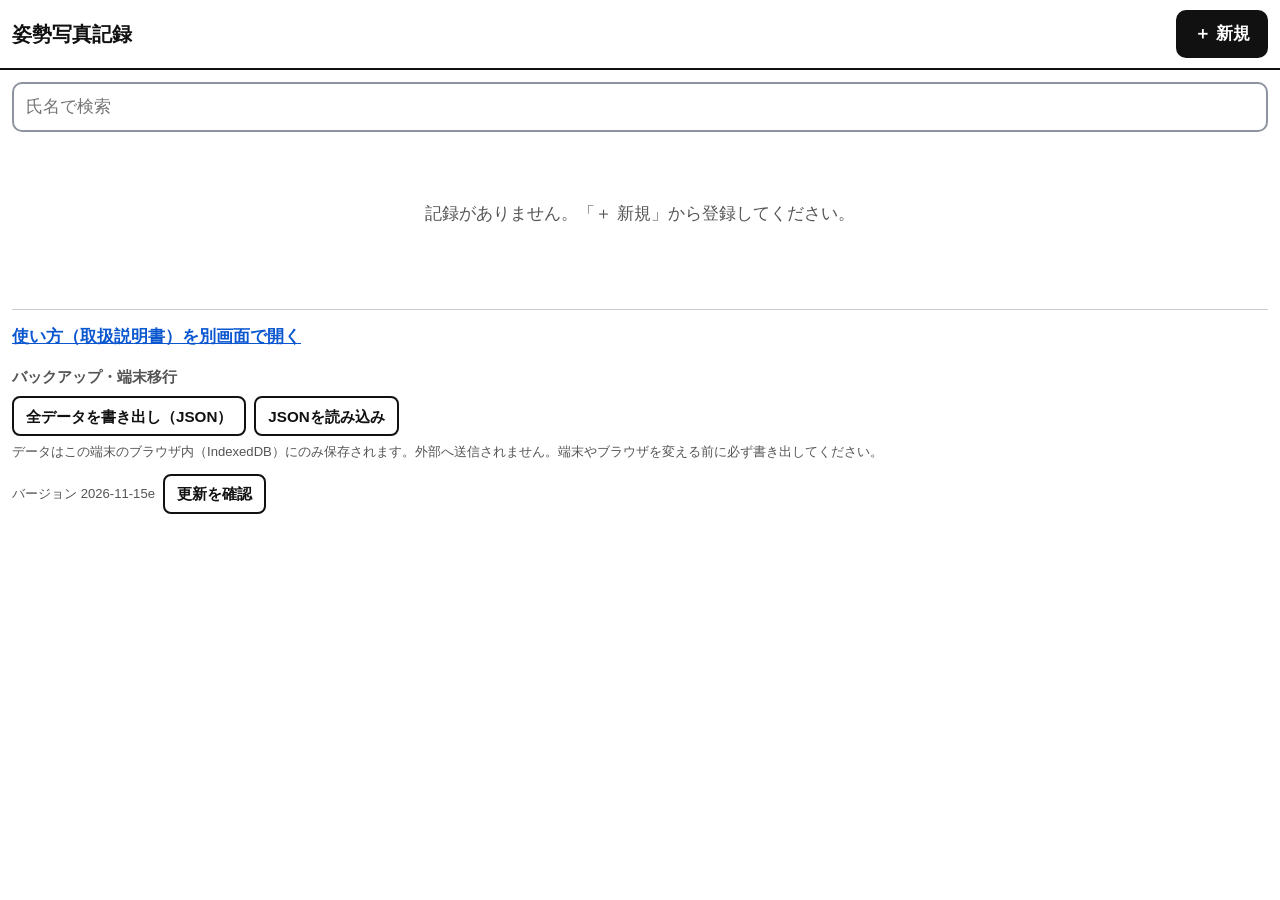
<file: posture/index.html>
<!DOCTYPE html>
<html lang="ja">
<head>
<meta charset="utf-8">
<meta name="viewport" content="width=device-width, initial-scale=1, viewport-fit=cover">
<meta name="format-detection" content="telephone=no">
<meta name="theme-color" content="#ffffff">
<!-- ホーム画面に追加したときに単独アプリとして動かす（iPadOS/iOS） -->
<meta name="apple-mobile-web-app-capable" content="yes">
<meta name="apple-mobile-web-app-status-bar-style" content="default">
<meta name="apple-mobile-web-app-title" content="姿勢記録">
<link rel="manifest" href="manifest.webmanifest">
<link rel="apple-touch-icon" href="icon-180.png">
<link rel="icon" href="icon-180.png">
<title>姿勢写真記録</title>
<style>
:root{
  --fg:#111;
  --fg-sub:#555;
  --line:#c9ced6;
  --line-strong:#8d949e;
  --bg:#fff;
  --bg-sub:#f2f4f7;
  --accent:#0b57d0;
  --danger:#b3261e;
  --tap:48px;
}
*{box-sizing:border-box;-webkit-tap-highlight-color:transparent}
html,body{margin:0;padding:0}
body{
  font-family:-apple-system,BlinkMacSystemFont,"Hiragino Kaku Gothic ProN","Hiragino Sans","Noto Sans JP",Meiryo,sans-serif;
  color:var(--fg);background:var(--bg);
  font-size:17px;line-height:1.5;
  touch-action:manipulation;
  -webkit-text-size-adjust:100%;
  padding-bottom:40px;
}
h1,h2,h3{margin:0;font-weight:700}
h1{font-size:1.25rem}
h2{font-size:1.1rem}
h3{font-size:1rem}
button,input,select,textarea{font:inherit;color:inherit}

/* ---------- レイアウト ---------- */
.wrap{max-width:1200px;margin:0 auto;padding:0 12px}
.bar{
  display:flex;align-items:center;gap:10px;
  padding:10px 12px;border-bottom:2px solid var(--fg);
  position:sticky;top:0;background:var(--bg);z-index:20;
  padding-top:max(10px, env(safe-area-inset-top));
}
.bar .grow{flex:1;min-width:0}
.bar h1,.bar h2{overflow:hidden;text-overflow:ellipsis;white-space:nowrap}
.view{display:block}
.view.hidden{display:none}
.section{padding:12px}
.stack{display:flex;flex-direction:column;gap:10px}

/* ---------- ボタン ---------- */
.btn{
  display:inline-flex;align-items:center;justify-content:center;gap:6px;
  min-height:var(--tap);padding:10px 16px;
  border:2px solid var(--fg);border-radius:10px;
  background:#fff;color:var(--fg);font-weight:700;
  cursor:pointer;text-align:center;line-height:1.25;
}
.btn:active{background:var(--bg-sub)}
.btn.primary{background:var(--fg);color:#fff}
.btn.primary:active{background:#333}
.btn.ghost{border-color:var(--line-strong);font-weight:600}
.btn.danger{border-color:var(--danger);color:var(--danger)}
.btn.sm{min-height:40px;padding:6px 12px;font-size:0.95rem;border-radius:8px}
.btn.wide{width:100%}
.btn[disabled]{opacity:.4;cursor:default}
.row{display:flex;gap:8px;flex-wrap:wrap}
.row.tight{gap:6px}

/* ---------- 入力 ---------- */
label.field{display:block;margin-bottom:12px;font-weight:700}
label.field input,label.field textarea,label.field select{
  display:block;width:100%;margin-top:6px;
  min-height:var(--tap);padding:10px 12px;
  border:2px solid var(--line-strong);border-radius:10px;background:#fff;font-weight:400;
}
label.field textarea{min-height:88px;resize:vertical}
.req{font-size:.8rem;color:var(--danger);margin-left:6px}
#q{width:100%;min-height:var(--tap);padding:10px 12px;border:2px solid var(--line-strong);border-radius:10px}

/* ---------- 一覧 ---------- */
.list{margin-top:12px;display:flex;flex-direction:column;gap:10px}
.group{border:2px solid var(--line);border-radius:12px;overflow:hidden}
.grow-head{
  display:flex;align-items:center;gap:10px;width:100%;
  padding:10px;background:#fff;border:0;cursor:pointer;text-align:left;
  min-height:var(--tap);
}
.grow-head:active{background:var(--bg-sub)}
.grow-head .name{font-weight:700;font-size:1.05rem}
.grow-head .sub{color:var(--fg-sub);font-size:.88rem}
.badge{
  display:inline-block;min-width:26px;padding:2px 8px;border-radius:999px;
  background:var(--bg-sub);border:1px solid var(--line);
  font-size:.82rem;font-weight:700;text-align:center;color:var(--fg-sub);
}
.chev{font-size:1.1rem;color:var(--fg-sub);width:1.2em;text-align:center}
.thumbs{display:flex;gap:4px;flex:0 0 auto}
.thumbs img,.thumbs .ph{
  width:46px;height:62px;object-fit:cover;border:1px solid var(--line);
  border-radius:6px;background:var(--bg-sub);display:block;
}
.thumbs .ph{display:flex;align-items:center;justify-content:center;font-size:.65rem;color:var(--fg-sub)}
.children{border-top:2px solid var(--line);background:var(--bg-sub)}
.child{
  display:flex;align-items:center;gap:10px;width:100%;
  padding:8px 10px;background:transparent;border:0;border-top:1px solid var(--line);
  cursor:pointer;text-align:left;min-height:var(--tap);
}
.child:first-child{border-top:0}
.child:active{background:#e4e8ee}
.child .date{font-weight:700;flex:1}
.child .memo1{color:var(--fg-sub);font-size:.85rem;overflow:hidden;text-overflow:ellipsis;white-space:nowrap;max-width:45%}
.empty-msg{padding:28px 12px;text-align:center;color:var(--fg-sub)}

/* ---------- 編集：写真スロット ---------- */
.slots{display:flex;flex-wrap:wrap;gap:14px}
.slot{flex:1 1 320px;min-width:280px;border:2px solid var(--line);border-radius:12px;padding:10px}
.slot-head{display:flex;align-items:baseline;gap:10px;margin-bottom:8px}
.tilt{margin-left:auto;font-variant-numeric:tabular-nums;font-weight:700;font-size:.95rem}
.tilt .num{font-size:1.15rem}
.tilt.none{color:var(--fg-sub);font-weight:400}
.canvas-wrap{
  position:relative;background:var(--bg-sub);border:1px solid var(--line);border-radius:8px;
  min-height:140px;display:flex;align-items:center;justify-content:center;overflow:hidden;
}
.canvas-wrap canvas{display:block;max-width:100%;touch-action:none}
.canvas-wrap canvas.hidden{display:none}
.canvas-wrap .placeholder{color:var(--fg-sub);padding:36px 12px;text-align:center;font-size:.9rem}
.line-ctl{margin-top:10px;display:flex;flex-direction:column;gap:8px}
.seg{display:flex;align-items:center;gap:8px;flex-wrap:wrap}
.seg>.lbl{font-size:.88rem;font-weight:700;color:var(--fg-sub);min-width:3em}
.swatch{
  width:var(--tap);height:40px;border:2px solid var(--line-strong);border-radius:8px;
  cursor:pointer;padding:0;position:relative;background:#fff;
}
.swatch i{position:absolute;inset:5px;border-radius:4px;border:1px solid #999}
.swatch.on{border-color:var(--fg);box-shadow:inset 0 0 0 2px #fff}
.wbtn{min-height:40px;padding:4px 14px;border:2px solid var(--line-strong);border-radius:8px;background:#fff;font-weight:700;cursor:pointer}
.wbtn.on{border-color:var(--fg);background:var(--fg);color:#fff}
.seg.chips{gap:6px}
.chip{
  min-height:40px;padding:4px 12px;border:2px solid var(--line-strong);border-radius:999px;
  background:#fff;font-weight:700;font-size:.9rem;cursor:pointer;white-space:nowrap;
}
.chip.on{border-color:var(--fg);background:var(--fg);color:#fff}
.chip.add{border-style:dashed;font-weight:600;color:var(--fg-sub)}
.hint{font-size:.82rem;color:var(--fg-sub);margin:6px 0 0}

/* ---------- 詳細 ---------- */
.meta{display:flex;flex-wrap:wrap;gap:6px 16px;align-items:baseline;padding:0 12px 6px}
.meta .k{font-size:.82rem;color:var(--fg-sub)}
.pairs{display:flex;gap:14px;flex-wrap:wrap;padding:0 12px}
.rec-col{flex:1 1 320px;min-width:260px;border:2px solid var(--line);border-radius:12px;padding:10px}
.rec-col.current{border-color:var(--fg)}
.rec-col>h3{display:flex;align-items:center;gap:8px;margin-bottom:8px}
.rec-col .tag{font-size:.75rem;padding:2px 8px;border-radius:999px;background:var(--fg);color:#fff}
.rec-col .tag.alt{background:var(--bg-sub);color:var(--fg-sub);border:1px solid var(--line)}
.photos{display:flex;flex-direction:column;gap:12px}
.photo-box h4{margin:0 0 6px;font-size:.95rem;display:flex;align-items:baseline;gap:4px 8px;flex-wrap:wrap}
.photo-box h4 .tilt{font-size:.85rem;margin-left:auto;text-align:right}
.memo-box{margin:14px 12px;padding:10px 12px;border-left:4px solid var(--line-strong);background:var(--bg-sub);white-space:pre-wrap;border-radius:0 8px 8px 0}
@media (orientation:landscape) and (min-width:700px){
  .pairs.single .photos{flex-direction:row}
  .pairs.single .photo-box{flex:1 1 0;min-width:0}
}

/* ---------- 通知 ---------- */
.notice{
  margin:10px 12px;padding:10px 12px;border:2px solid var(--danger);
  border-radius:10px;background:#fdecea;font-size:.92rem;
}
.notice.warn{border-color:#9a6700;background:#fff8e1}
.notice.hidden{display:none}
#toast{
  position:fixed;left:50%;bottom:24px;transform:translateX(-50%) translateY(20px);
  background:#111;color:#fff;padding:12px 18px;border-radius:10px;font-weight:700;
  opacity:0;transition:opacity .2s,transform .2s;pointer-events:none;z-index:100;
  max-width:90vw;text-align:center;
}
#toast.show{opacity:1;transform:translateX(-50%) translateY(0)}
.tools{margin:26px 12px 0;padding-top:14px;border-top:1px solid var(--line)}
.tools h3{font-size:.95rem;color:var(--fg-sub);margin-bottom:8px}
.sr{position:absolute;width:1px;height:1px;overflow:hidden;clip:rect(0 0 0 0)}

/* ---------- 印刷の選択パネル ---------- */
.print-panel{margin:12px;padding:12px;border:2px solid var(--fg);border-radius:12px}
.print-panel .pp-t{font-weight:700;margin-bottom:4px}
.print-panel .pp-s{font-size:.85rem;color:var(--fg-sub);margin-bottom:10px}
.print-panel .pp-btn{
  display:flex;flex-direction:column;align-items:flex-start;gap:2px;
  width:100%;margin-bottom:8px;text-align:left;padding:12px 14px;
}
.print-panel .pp-btn small{font-weight:400;font-size:.82rem;color:var(--fg-sub)}
.print-panel .pp-btn.primary small{color:#ddd}

/* ---------- アプリ内カメラ ---------- */
#v-cam{
  position:fixed;inset:0;z-index:60;background:#000;color:#fff;
  display:flex;flex-direction:column;
}
#v-cam.hidden{display:none}
.cam-stage{position:relative;flex:1;min-height:0;overflow:hidden}
#camVideo{width:100%;height:100%;object-fit:contain;background:#000;display:block}
.cam-overlay{position:absolute;pointer-events:none}
.cam-overlay svg{width:100%;height:100%;display:block}
.cam-bar{
  display:grid;grid-template-columns:1fr auto 1fr;align-items:center;gap:10px;
  padding:12px 14px;padding-bottom:max(12px, env(safe-area-inset-bottom));
  background:#000;
}
.cam-bar .cam-left{justify-self:start}
.cam-bar .cam-right{justify-self:end;display:flex;flex-direction:column;align-items:flex-end;gap:6px}
.cam-bar .shutter{justify-self:center}
.cam-bar .btn{background:transparent;color:#fff;border-color:#fff;white-space:nowrap;padding:6px 10px}
.cam-bar .btn:active{background:#333}
.shutter{
  width:74px;height:74px;border-radius:50%;border:5px solid #fff;background:#fff;
  cursor:pointer;flex:0 0 auto;box-shadow:0 0 0 4px rgba(255,255,255,.25);
}
.shutter:active{background:#bbb}
.cam-note{grid-column:1/-1;text-align:center;font-size:.8rem;color:#bbb;margin-top:2px;white-space:nowrap}

/* ---------- 印刷プレビュー ---------- */
#v-print{
  position:fixed;inset:0;z-index:55;background:#f2f4f7;
  display:flex;flex-direction:column;
}
#v-print.hidden{display:none}
.pv-bar{
  display:flex;align-items:center;gap:10px;padding:10px 12px;
  padding-top:max(10px, env(safe-area-inset-top));
  background:#fff;border-bottom:2px solid var(--fg);flex:0 0 auto;
}
.pv-body{flex:1;min-height:0;overflow:auto;padding:12px;-webkit-overflow-scrolling:touch}
.pv-page{margin:0 auto 14px;max-width:820px}
.pv-cap{font-size:.82rem;color:var(--fg-sub);margin-bottom:4px}
.pv-page img{display:block;width:100%;height:auto;background:#fff;border:1px solid var(--line);box-shadow:0 1px 6px rgba(0,0,0,.15)}
.pv-note{
  flex:0 0 auto;margin:0;padding:10px 14px;
  padding-bottom:max(10px, env(safe-area-inset-bottom));
  background:#fff;border-top:1px solid var(--line);font-size:.84rem;color:var(--fg-sub);
}

/* ---------- 印刷 ---------- */
#printArea{display:none}
@media print{
  body{padding:0;background:#fff}
  .view,#toast,.notice,#v-cam,#v-print{display:none !important}
  #printArea{display:block}
  @page{size:A4 portrait;margin:12mm}
  .p-page{page-break-after:always;break-after:page}
  .p-page:last-child{page-break-after:auto;break-after:auto}
  .p-head{
    display:flex;justify-content:space-between;align-items:baseline;gap:8mm;
    border-bottom:1.2pt solid #000;padding-bottom:2.5mm;margin-bottom:4mm;
  }
  .p-name{font-size:15pt;font-weight:700}
  .p-sub{font-size:10pt}
  .p-row{display:flex;gap:6mm;justify-content:center;align-items:flex-start}
  .p-row+.p-row{margin-top:5mm}
  .p-cell{flex:1 1 0;min-width:0;text-align:center}
  .p-cell img{display:block;margin:0 auto;max-width:100%;width:auto;height:auto}
  .p-img-xl img{max-height:222mm}
  .p-img-lg img{max-height:186mm}
  .p-img-md img{max-height:128mm}
  .p-img-sm img{max-height:100mm}
  .p-cap{font-size:9.5pt;margin-top:1.5mm;line-height:1.3}
  .p-cap b{font-size:10.5pt}
  .p-memo{margin-top:5mm;font-size:9.5pt;white-space:pre-wrap;border-left:2pt solid #999;padding-left:3mm}
  .p-foot{margin-top:4mm;font-size:8.5pt;color:#555;text-align:right}
}
</style>
</head>
<body>

<div id="toast" role="status" aria-live="polite"></div>

<!-- ======================= 一覧 ======================= -->
<section id="v-list" class="view">
  <div class="bar">
    <h1 class="grow">姿勢写真記録</h1>
    <button id="btnNew" class="btn primary">＋ 新規</button>
  </div>
  <div id="dbNotice" class="notice hidden"></div>
  <div id="quotaNotice" class="notice warn hidden"></div>
  <div class="section">
    <label class="sr" for="q">氏名で検索</label>
    <input id="q" type="search" placeholder="氏名で検索" autocomplete="off" enterkeyhint="search">
  </div>
  <div id="list" class="list section" style="padding-top:0"></div>
  <div class="tools">
    <p style="margin:0 0 16px">
      <a href="manual.html" target="_blank" rel="noopener" style="color:var(--accent);font-weight:700">使い方（取扱説明書）を別画面で開く</a>
    </p>
    <h3>バックアップ・端末移行</h3>
    <div class="row">
      <button id="btnExport" class="btn sm">全データを書き出し（JSON）</button>
      <button id="btnImport" class="btn sm">JSONを読み込み</button>
      <input id="impFile" type="file" accept="application/json,.json" hidden>
    </div>
    <p class="hint">データはこの端末のブラウザ内（IndexedDB）にのみ保存されます。外部へ送信されません。端末やブラウザを変える前に必ず書き出してください。</p>
    <div class="row" style="margin-top:12px;align-items:center">
      <span class="hint grow" id="verText" style="margin:0"></span>
      <button id="btnUpd" class="btn sm">更新を確認</button>
    </div>
  </div>
</section>

<!-- ======================= 編集 ======================= -->
<section id="v-edit" class="view hidden">
  <div class="bar">
    <button id="eBack" class="btn ghost sm">← 戻る</button>
    <h2 id="eTitle" class="grow">新規記録</h2>
    <button id="eSave" class="btn primary">保存</button>
  </div>
  <div class="section">
    <label class="field">氏名<span class="req">必須</span>
      <input id="fName" type="text" autocomplete="off" enterkeyhint="done">
    </label>
    <label class="field">撮影日
      <input id="fDate" type="date">
    </label>
    <label class="field">メモ
      <textarea id="fMemo" rows="3" placeholder="任意"></textarea>
    </label>
  </div>
  <div id="slots" class="slots section" style="padding-top:0"></div>
  <div class="section">
    <button id="eSave2" class="btn primary wide">保存</button>
  </div>
</section>

<!-- ======================= 詳細 ======================= -->
<section id="v-detail" class="view hidden">
  <div class="bar">
    <button id="dBack" class="btn ghost sm">← 一覧</button>
    <h2 id="dTitle" class="grow"></h2>
  </div>
  <div id="dMeta" class="meta"></div>
  <div id="dCmpWrap" class="section" style="padding-top:0">
    <label class="field" style="margin:0">過去の記録と比較
      <select id="dCmp"></select>
    </label>
  </div>
  <div id="dPairs" class="pairs"></div>
  <div id="dMemo" class="memo-box" hidden></div>
  <div id="printPanel" class="print-panel" hidden>
    <div class="pp-t">印刷のしかたを選んでください</div>
    <div class="pp-s" id="ppSub"></div>
    <button class="btn primary pp-btn" data-layout="duplex">両面用（2ページ）
      <small>1ページ目に正面、2ページ目に側面。プリンタを両面設定にすると1枚の表裏になります</small></button>
    <button class="btn pp-btn" data-layout="single">1ページに2枚
      <small>正面と側面を横並びで1枚に収めます</small></button>
    <button class="btn ghost" data-act="close" style="width:100%">キャンセル</button>
  </div>
  <div class="section row">
    <button id="dPrint" class="btn">印刷</button>
    <button id="dEdit" class="btn">編集</button>
    <button id="dDel" class="btn danger">削除</button>
  </div>
</section>

<!-- ======================= アプリ内カメラ ======================= -->
<section id="v-cam" class="hidden" aria-hidden="true">
  <div class="cam-stage" id="camStage">
    <video id="camVideo" playsinline autoplay muted></video>
    <div id="camOverlay" class="cam-overlay"></div>
  </div>
  <div class="cam-bar">
    <button id="camCancel" class="btn sm cam-left">キャンセル</button>
    <button id="camShot" class="shutter" aria-label="撮影"></button>
    <div class="cam-right">
      <button id="camGuide" class="btn sm">ガイド：中央線</button>
      <button id="camSwitch" class="btn sm">カメラ切替</button>
    </div>
    <div class="cam-note" id="camNote">ガイド線は写真には写りません</div>
  </div>
</section>

<!-- ======================= 印刷プレビュー（iPad） ======================= -->
<section id="v-print" class="hidden" aria-hidden="true">
  <div class="pv-bar">
    <button id="pvClose" class="btn sm">閉じる</button>
    <span class="grow" style="font-weight:700">印刷プレビュー <span id="pvVer" style="font-weight:400;font-size:13px;color:#666"></span></span>
    <button id="pvShare" class="btn sm primary">プリント・共有</button>
  </div>
  <div class="pv-body" id="pvBody"></div>
  <p class="pv-note">
    「プリント・共有」を押すと共有メニューが開きます。そこから「プリント」を選ぶと印刷できます。
    うまくいかないときは、上の画像を長押しして「”写真”に保存」し、写真アプリから印刷してください。
  </p>
</section>

<div id="printArea" aria-hidden="true"></div>

<noscript><p class="section">このアプリはJavaScriptが必要です。</p></noscript>

<script>
'use strict';
/* =========================================================
   定数
   ========================================================= */
var APP_VER  = '2026-11-15e';   // 更新したらここを上げる（端末が最新かの確認用）
var COLORS   = {red:'#ff2a2a', yellow:'#ffd400', white:'#ffffff'};
var SLOT_KEYS = ['front','side'];
var SLOT_LABEL = {front:'正面', side:'側面'};
var HANDLE_R = 22;            // ハンドル半径(CSS px) → 当たり判定44px四方以上
var MAX_EDGE = 1600;          // 長辺
var JPEG_Q   = 0.8;
var THUMB_EDGE = 240;

/* =========================================================
   小物
   ========================================================= */
function $(id){ return document.getElementById(id); }
function el(tag, cls, text){
  var e = document.createElement(tag);
  if(cls) e.className = cls;
  if(text != null) e.textContent = text;
  return e;
}
function todayStr(){
  var d = new Date();
  var m = String(d.getMonth()+1).padStart(2,'0');
  var dd = String(d.getDate()).padStart(2,'0');
  return d.getFullYear()+'-'+m+'-'+dd;
}
function fmtDate(s){
  if(!s) return '';
  var p = s.split('-');
  if(p.length !== 3) return s;
  return p[0]+'年'+Number(p[1])+'月'+Number(p[2])+'日';
}
function norm(s){
  s = String(s==null?'':s);
  try { s = s.normalize('NFKC'); } catch(e){}
  return s.toLowerCase().replace(/\s+/g,'');
}
function safeName(s){
  return String(s||'無名').replace(/[\\/:*?"<>|\u0000-\u001f]/g,'_').trim() || '無名';
}
function uid(){
  if(self.crypto && crypto.randomUUID) return crypto.randomUUID();
  return 'r'+Date.now().toString(36)+Math.random().toString(36).slice(2,10);
}
var toastTimer = null;
function toast(msg){
  var t = $('toast');
  t.textContent = msg;
  t.classList.add('show');
  clearTimeout(toastTimer);
  toastTimer = setTimeout(function(){ t.classList.remove('show'); }, 2200);
}
function download(blob, filename){
  var u = URL.createObjectURL(blob);
  var a = document.createElement('a');
  a.href = u; a.download = filename;
  document.body.appendChild(a); a.click(); a.remove();
  setTimeout(function(){ URL.revokeObjectURL(u); }, 8000);
}

/* =========================================================
   IndexedDB
   ========================================================= */
var DB_NAME='postureRecordDB', DB_VER=1, STORE='records';
var dbPromise = null, dbBroken = false;

function openDB(){
  return new Promise(function(res, rej){
    if(!self.indexedDB){ rej(new Error('IndexedDB非対応')); return; }
    var req;
    try { req = indexedDB.open(DB_NAME, DB_VER); }
    catch(e){ rej(e); return; }
    req.onupgradeneeded = function(){
      var db = req.result;
      if(!db.objectStoreNames.contains(STORE)){
        var s = db.createObjectStore(STORE, {keyPath:'id'});
        s.createIndex('name','name');
        s.createIndex('date','date');
      }
    };
    req.onsuccess = function(){ res(req.result); };
    req.onerror   = function(){ rej(req.error || new Error('DBを開けません')); };
    req.onblocked = function(){ rej(new Error('DBがブロックされました（他のタブを閉じてください）')); };
  });
}
function db(){
  if(!dbPromise) dbPromise = openDB();
  return dbPromise;
}
function store(mode){
  return db().then(function(d){
    return d.transaction(STORE, mode).objectStore(STORE);
  });
}
function reqP(r){
  return new Promise(function(res, rej){
    r.onsuccess = function(){ res(r.result); };
    r.onerror   = function(){ rej(r.error); };
  });
}
function dbAll(){ return store('readonly').then(function(s){ return reqP(s.getAll()); }); }
function dbPut(rec){ return store('readwrite').then(function(s){ return reqP(s.put(rec)); }); }
function dbDel(id){ return store('readwrite').then(function(s){ return reqP(s.delete(id)); }); }

/* =========================================================
   画像処理
   ========================================================= */
function decodeBlob(blob){
  if(self.createImageBitmap){
    return createImageBitmap(blob, {imageOrientation:'from-image'})
      .catch(function(){ return createImageBitmap(blob); })
      .catch(function(){ return decodeViaImg(blob); });
  }
  return decodeViaImg(blob);
}
function decodeViaImg(blob){
  return new Promise(function(res, rej){
    var img = new Image();
    var u = URL.createObjectURL(blob);
    img.onload = function(){ res(img); };
    img.onerror = function(){ URL.revokeObjectURL(u); rej(new Error('画像を読み込めませんでした')); };
    img.src = u;
  });
}
function srcW(s){ return s.width || s.naturalWidth; }
function srcH(s){ return s.height || s.naturalHeight; }

function toBlobP(canvas, type, q){
  return new Promise(function(res, rej){
    if(canvas.toBlob){
      canvas.toBlob(function(b){ b ? res(b) : rej(new Error('書き出しに失敗しました')); }, type, q);
    } else {
      try { res(dataURLtoBlob(canvas.toDataURL(type, q))); }
      catch(e){ rej(e); }
    }
  });
}
// 長辺 maxEdge に縮小した JPEG を返す
function shrink(src, maxEdge, quality){
  var w = srcW(src), h = srcH(src);
  var sc = Math.min(1, maxEdge/Math.max(w,h));
  var cw = Math.max(1, Math.round(w*sc)), ch = Math.max(1, Math.round(h*sc));
  var c = document.createElement('canvas');
  c.width = cw; c.height = ch;
  var ctx = c.getContext('2d');
  ctx.fillStyle = '#fff'; ctx.fillRect(0,0,cw,ch);
  ctx.drawImage(src, 0, 0, cw, ch);
  return toBlobP(c, 'image/jpeg', quality).then(function(blob){
    return {blob:blob, w:cw, h:ch, canvas:c};
  });
}
// ファイル → 写真データ（線は初期値）
function fileToPhoto(file){
  return decodeBlob(file).then(function(src){
    return shrink(src, MAX_EDGE, JPEG_Q).then(function(main){
      var photo = {
        blob: main.blob, w: main.w, h: main.h,
        lines: [defaultLine(main.w, main.h)], thumb: null
      };
      return makeThumb(src, photo).then(function(t){
        photo.thumb = t;
        return {photo:photo, img:src};
      });
    });
  });
}
// 線を焼き込んだサムネイル
function makeThumb(src, photo){
  var w = photo.w, h = photo.h;
  var sc = Math.min(1, THUMB_EDGE/Math.max(w,h));
  var cw = Math.max(1, Math.round(w*sc)), ch = Math.max(1, Math.round(h*sc));
  var c = document.createElement('canvas');
  c.width = cw; c.height = ch;
  var ctx = c.getContext('2d');
  ctx.drawImage(src, 0, 0, cw, ch);
  drawLines(ctx, photo, cw/w, 1, -1);
  return toBlobP(c, 'image/jpeg', 0.7);
}

/* =========================================================
   線
   ========================================================= */
var MAX_LINES = 4;
function defaultLine(w, h){            // 垂直線（中央）
  return {x1:w/2, y1:h*0.04, x2:w/2, y2:h*0.96, color:'red', width:1};
}
function defaultHLine(w, h){           // 水平線（中央）
  return {x1:w*0.04, y1:h/2, x2:w*0.96, y2:h/2, color:'yellow', width:1};
}
// 旧形式（line 1本）も読めるようにする
function linesOf(photo){
  if(!photo) return [];
  if(!photo.lines){
    photo.lines = photo.line ? [photo.line] : [];
    delete photo.line;
  }
  return photo.lines;
}
function strokePx(level, w, h){
  var base = Math.min(w, h);
  return Math.max(2, Math.round(base * (level === 2 ? 0.009 : 0.0045)));
}
// 無限直線を画像矩形の端まで延長した2点を返す
function extendLine(l, w, h){
  var dx = l.x2 - l.x1, dy = l.y2 - l.y1;
  if(dx === 0 && dy === 0) return [{x:l.x1,y:l.y1},{x:l.x2,y:l.y2}];
  var tmin = -1e9, tmax = 1e9, bad = false;
  function slab(p, d, lo, hi){
    if(Math.abs(d) < 1e-9){ if(p < lo || p > hi) bad = true; return; }
    var t1 = (lo-p)/d, t2 = (hi-p)/d;
    if(t1 > t2){ var t = t1; t1 = t2; t2 = t; }
    if(t1 > tmin) tmin = t1;
    if(t2 < tmax) tmax = t2;
  }
  slab(l.x1, dx, 0, w);
  slab(l.y1, dy, 0, h);
  if(bad || tmax < tmin) return [{x:l.x1,y:l.y1},{x:l.x2,y:l.y2}];
  return [
    {x:l.x1+dx*tmin, y:l.y1+dy*tmin},
    {x:l.x1+dx*tmax, y:l.y1+dy*tmax}
  ];
}
// 垂直からの傾き（度）。正 = 上端が右に倒れている
function tiltDeg(l){
  var dx = l.x2 - l.x1, dy = l.y2 - l.y1;
  if(dy < 0){ dx = -dx; dy = -dy; }   // 常に「上→下」の向きに揃える
  if(dx === 0 && dy === 0) return 0;
  return -Math.atan2(dx, dy) * 180 / Math.PI;
}
function tiltText(l){
  if(!l) return '—';
  var d = tiltDeg(l);
  var a = Math.abs(d);
  if(a < 0.05) return '0.0°（垂直）';
  return a.toFixed(1) + '°（上が' + (d > 0 ? '右' : '左') + '）';
}
// 縦寄りの線は垂直基準、横寄りの線は水平基準で読む
function isHorizontal(l){ return Math.abs(tiltDeg(l)) > 45; }
function lineText(l){
  if(!l) return '—';
  if(!isHorizontal(l)) return '垂直との差 ' + tiltText(l);
  var dx = l.x2 - l.x1, dy = l.y2 - l.y1;
  if(dx < 0){ dx = -dx; dy = -dy; }
  var h = Math.atan2(dy, dx) * 180 / Math.PI;    // 正 = 右端が下がる
  var a = Math.abs(h);
  if(a < 0.05) return '水平との差 0.0°（水平）';
  return '水平との差 ' + a.toFixed(1) + '°（右が' + (h > 0 ? '下がる' : '上がる') + '）';
}
function lineLabel(l, i){ return '線' + (i+1) + (isHorizontal(l) ? '（横）' : '（縦）'); }
function linesText(photo){
  var ls = linesOf(photo);
  if(!ls.length) return '線なし';
  return ls.map(function(l){ return lineText(l); }).join(' ／ ');
}

/* =========================================================
   キャンバス描画
   ========================================================= */
var renderTasks = [];   // 画面回転・リサイズ時に再描画する対象

function fitCanvas(canvas, natW, natH){
  var wrap = canvas.parentElement;
  var avail = wrap.clientWidth - 2;
  var cssW = Math.max(60, avail);
  var maxH = Math.max(220, Math.round(window.innerHeight * 0.62));
  var cssH = cssW * natH / natW;
  if(cssH > maxH){ cssH = maxH; cssW = cssH * natW / natH; }
  var dpr = Math.min(window.devicePixelRatio || 1, 2.5);
  canvas.style.width  = Math.round(cssW)+'px';
  canvas.style.height = Math.round(cssH)+'px';
  canvas.width  = Math.max(1, Math.round(cssW*dpr));
  canvas.height = Math.max(1, Math.round(cssH*dpr));
  return {scale: canvas.width/natW, dpr: canvas.width/cssW};
}
function drawLine(ctx, line, natW, natH, scale, handles, dpr){
  var pts = extendLine(line, natW, natH);
  var a = pts[0], b = pts[1];
  ctx.save();
  ctx.lineCap = 'butt';
  var wpx = Math.max(1, strokePx(line.width, natW, natH) * scale);
  // 白い写真でも見えるよう薄い縁取りを入れる
  ctx.strokeStyle = 'rgba(0,0,0,0.45)';
  ctx.lineWidth = wpx + 2*dpr;
  ctx.beginPath(); ctx.moveTo(a.x*scale, a.y*scale); ctx.lineTo(b.x*scale, b.y*scale); ctx.stroke();
  ctx.strokeStyle = COLORS[line.color] || COLORS.red;
  ctx.lineWidth = wpx;
  ctx.beginPath(); ctx.moveTo(a.x*scale, a.y*scale); ctx.lineTo(b.x*scale, b.y*scale); ctx.stroke();
  if(handles){
    var ends = [{x:line.x1,y:line.y1},{x:line.x2,y:line.y2}];
    for(var i=0;i<ends.length;i++){
      var p = ends[i], r = HANDLE_R*dpr;
      ctx.beginPath(); ctx.arc(p.x*scale, p.y*scale, r, 0, Math.PI*2);
      ctx.fillStyle = 'rgba(255,255,255,0.80)'; ctx.fill();
      ctx.lineWidth = 2.5*dpr; ctx.strokeStyle = '#111'; ctx.stroke();
      ctx.beginPath(); ctx.arc(p.x*scale, p.y*scale, 3.5*dpr, 0, Math.PI*2);
      ctx.fillStyle = '#111'; ctx.fill();
    }
  }
  ctx.restore();
}
// sel: ハンドルを表示する線の番号（表示専用なら -1）
function drawPhoto(canvas, img, photo, sel){
  var g = fitCanvas(canvas, photo.w, photo.h);
  var ctx = canvas.getContext('2d');
  ctx.clearRect(0,0,canvas.width,canvas.height);
  ctx.drawImage(img, 0, 0, canvas.width, canvas.height);
  drawLines(ctx, photo, g.scale, g.dpr, sel);
  return g;
}
function drawLines(ctx, photo, scale, dpr, sel){
  var ls = linesOf(photo);
  for(var i=0;i<ls.length;i++){
    drawLine(ctx, ls[i], photo.w, photo.h, scale, i === sel, dpr);
  }
}
function addRenderTask(canvas, img, photo, handles){
  renderTasks.push({canvas:canvas, img:img, photo:photo, handles:handles});
}
var resizeTimer = null;
function onResize(){
  clearTimeout(resizeTimer);
  resizeTimer = setTimeout(function(){
    for(var i=0;i<renderTasks.length;i++){
      var t = renderTasks[i];
      if(!t.canvas.isConnected) continue;
      drawPhoto(t.canvas, t.img, t.photo, t.handles);
    }
  }, 120);
}
window.addEventListener('resize', onResize);
window.addEventListener('orientationchange', onResize);

/* =========================================================
   状態・画面遷移
   ========================================================= */
var records = [];          // 全記録（画像Blob込み）
var expanded = {};         // 氏名 → 展開中
var thumbURLs = [];        // 一覧のobjectURL
var edit = null;           // 編集中の状態
var detailId = null;
var compareId = '';

function showView(name){
  ['list','edit','detail'].forEach(function(v){
    $('v-'+v).classList.toggle('hidden', v !== name);
  });
  var pp = $('printPanel');
  if(pp) pp.hidden = true;
  window.scrollTo(0,0);
}
function clearThumbs(){
  thumbURLs.forEach(function(u){ URL.revokeObjectURL(u); });
  thumbURLs = [];
}

/* =========================================================
   一覧画面
   ========================================================= */
function groupRecords(){
  var q = norm($('q').value);
  var map = {};
  records.forEach(function(r){
    if(q && norm(r.name).indexOf(q) < 0) return;
    (map[r.name] = map[r.name] || []).push(r);
  });
  var groups = Object.keys(map).map(function(name){
    var list = map[name].slice().sort(function(a,b){
      if(a.date !== b.date) return a.date < b.date ? 1 : -1;
      return (b.createdAt||0) - (a.createdAt||0);
    });
    return {name:name, list:list, latest:list[0].date};
  });
  groups.sort(function(a,b){
    if(a.latest !== b.latest) return a.latest < b.latest ? 1 : -1;
    return a.name.localeCompare(b.name, 'ja');
  });
  return groups;
}
function thumbEls(rec){
  var box = el('div','thumbs');
  SLOT_KEYS.forEach(function(k){
    var p = rec[k];
    if(p && (p.thumb || p.blob)){
      var img = el('img');
      var u = URL.createObjectURL(p.thumb || p.blob);
      thumbURLs.push(u);
      img.src = u; img.alt = SLOT_LABEL[k]; img.loading = 'lazy';
      box.appendChild(img);
    } else {
      box.appendChild(el('div','ph', SLOT_LABEL[k]));
    }
  });
  return box;
}
function renderList(){
  clearThumbs();
  var host = $('list');
  host.textContent = '';
  var groups = groupRecords();
  if(!groups.length){
    host.appendChild(el('p','empty-msg',
      records.length ? '一致する記録がありません。' : '記録がありません。「＋ 新規」から登録してください。'));
    return;
  }
  groups.forEach(function(g){
    var wrap = el('div','group');
    var head = el('button','grow-head');
    head.type = 'button';
    var isOpen = !!expanded[g.name];

    head.appendChild(el('span','chev', g.list.length > 1 ? (isOpen ? '▾' : '▸') : '›'));
    var txt = el('div','grow grow-txt');
    txt.appendChild(el('div','name', g.name));
    txt.appendChild(el('div','sub', fmtDate(g.latest) + (g.list.length>1 ? '（最新）' : '')));
    head.appendChild(txt);
    head.appendChild(el('span','badge', String(g.list.length)));
    head.appendChild(thumbEls(g.list[0]));
    head.addEventListener('click', function(){
      if(g.list.length === 1){ openDetail(g.list[0].id); return; }
      expanded[g.name] = !expanded[g.name];
      renderList();
    });
    wrap.appendChild(head);

    if(isOpen && g.list.length > 1){
      var kids = el('div','children');
      g.list.forEach(function(r){
        var c = el('button','child');
        c.type = 'button';
        c.appendChild(el('span','date', fmtDate(r.date)));
        if(r.memo) c.appendChild(el('span','memo1', r.memo.replace(/\s+/g,' ')));
        c.appendChild(thumbEls(r));
        c.appendChild(el('span','chev','›'));
        c.addEventListener('click', function(){ openDetail(r.id); });
        kids.appendChild(c);
      });
      wrap.appendChild(kids);
    }
    host.appendChild(wrap);
  });
}

/* =========================================================
   編集画面
   ========================================================= */
function openEdit(rec){
  edit = {
    id: rec ? rec.id : null,
    createdAt: rec ? rec.createdAt : Date.now(),
    slots: {front:null, side:null}
  };
  $('eTitle').textContent = rec ? '記録を編集' : '新規記録';
  $('fName').value = rec ? rec.name : '';
  $('fDate').value = rec ? rec.date : todayStr();
  $('fMemo').value = rec ? (rec.memo || '') : '';
  renderTasks = [];
  buildSlots();
  showView('edit');

  if(rec){
    SLOT_KEYS.forEach(function(k){
      var p = rec[k];
      if(!p) return;
      decodeBlob(p.blob).then(function(img){
        edit.slots[k] = {
          photo: {blob:p.blob, w:p.w, h:p.h, thumb:p.thumb,
                  lines: linesOf(p).map(function(l){ return Object.assign({}, l); })},
          img: img, sel: null
        };
        renderSlot(k);
      }).catch(function(e){ toast(SLOT_LABEL[k]+'の画像を読めませんでした'); });
    });
  }
}
function buildSlots(){
  var host = $('slots');
  host.textContent = '';
  SLOT_KEYS.forEach(function(k){
    var slot = el('div','slot');
    slot.dataset.k = k;
    slot.innerHTML =
      '<div class="slot-head"><h3>'+SLOT_LABEL[k]+'</h3>'+
        '<span class="tilt none" data-el="tilt">写真なし</span></div>'+
      '<div class="canvas-wrap">'+
        '<canvas class="hidden" data-el="cv"></canvas>'+
        '<div class="placeholder" data-el="ph">カメラで撮影、または画像を選択してください</div>'+
      '</div>'+
      '<div class="row tight" style="margin-top:10px">'+
        '<label class="btn sm" style="flex:1 1 46%">'+
          '<span data-el="camLabel">カメラで撮影</span>'+
          '<input type="file" accept="image/*" capture="environment" hidden data-el="cam">'+
        '</label>'+
        '<label class="btn sm" style="flex:1 1 46%">'+
          '<span data-el="pickLabel">画像を選択</span>'+
          '<input type="file" accept="image/*" hidden data-el="pick">'+
        '</label>'+
        '<button type="button" class="btn sm danger" data-el="clear" hidden>写真を削除</button>'+
      '</div>'+
      '<div class="line-ctl" data-el="ctl" hidden>'+
        '<div class="seg chips" data-el="chips"></div>'+
        '<div class="seg" data-el="sel1"><span class="lbl">色</span>'+
          '<button type="button" class="swatch" data-color="red"><i style="background:'+COLORS.red+'"></i></button>'+
          '<button type="button" class="swatch" data-color="yellow"><i style="background:'+COLORS.yellow+'"></i></button>'+
          '<button type="button" class="swatch" data-color="white"><i style="background:'+COLORS.white+'"></i></button>'+
          '<span class="lbl" style="margin-left:8px">太さ</span>'+
          '<button type="button" class="wbtn" data-w="1">細</button>'+
          '<button type="button" class="wbtn" data-w="2">太</button>'+
        '</div>'+
        '<div class="seg" data-el="sel2">'+
          '<button type="button" class="btn sm" data-el="reset">位置を戻す</button>'+
          '<button type="button" class="btn sm danger" data-el="delline">この線を消す</button>'+
        '</div>'+
        '<p class="hint">両端の丸いハンドルで位置と角度を調整できます。線の上をドラッグすると線全体が動きます。線が複数あるときは、動かしたい線をタップしてから操作してください。</p>'+
      '</div>';
    host.appendChild(slot);

    var q = function(n){ return slot.querySelector('[data-el="'+n+'"]'); };
    q('cam').addEventListener('change', function(e){ onPick(k, e.target); });
    q('pick').addEventListener('change', function(e){ onPick(k, e.target); });
    // ガイド付きのアプリ内カメラを使う（使えない端末は端末標準のカメラへ）
    q('camLabel').parentElement.addEventListener('click', function(e){
      if(CAM_OK){ e.preventDefault(); openCam(k); }
    });
    q('clear').addEventListener('click', function(){
      if(!confirm(SLOT_LABEL[k]+'の写真を削除します。よろしいですか？')) return;
      edit.slots[k] = null; renderSlot(k);
    });
    q('reset').addEventListener('click', function(){
      var l = selLine(k); if(!l) return;
      var s = edit.slots[k];
      var def = isHorizontal(l) ? defaultHLine(s.photo.w, s.photo.h) : defaultLine(s.photo.w, s.photo.h);
      def.color = l.color; def.width = l.width;
      s.photo.lines[s.sel] = def;
      renderSlot(k);
    });
    q('delline').addEventListener('click', function(){
      var s = edit.slots[k]; if(!s) return;
      var ls = linesOf(s.photo);
      if(!ls.length) return;
      ls.splice(s.sel, 1);
      s.sel = Math.min(s.sel, ls.length-1);
      renderSlot(k);
    });
    q('chips').addEventListener('click', function(e){
      var b = e.target.closest ? e.target.closest('button') : null;
      if(!b) return;
      var s = edit.slots[k]; if(!s) return;
      var ls = linesOf(s.photo);
      if(b.dataset.add){
        if(ls.length >= MAX_LINES){ toast('線は'+MAX_LINES+'本までです'); return; }
        ls.push(b.dataset.add === 'h' ? defaultHLine(s.photo.w, s.photo.h)
                                      : defaultLine(s.photo.w, s.photo.h));
        s.sel = ls.length - 1;
      } else if(b.dataset.i != null){
        s.sel = Number(b.dataset.i);
      }
      renderSlot(k);
    });
    slot.querySelectorAll('.swatch').forEach(function(b){
      b.addEventListener('click', function(){
        var l = selLine(k); if(!l) return;
        l.color = b.dataset.color; renderSlot(k);
      });
    });
    slot.querySelectorAll('.wbtn').forEach(function(b){
      b.addEventListener('click', function(){
        var l = selLine(k); if(!l) return;
        l.width = Number(b.dataset.w); renderSlot(k);
      });
    });
    attachDrag(k, q('cv'));
  });
}
function onPick(k, input){
  var file = input.files && input.files[0];
  input.value = '';
  if(!file) return;
  applyPhoto(k, file);
}
function applyPhoto(k, file){
  toast('画像を処理中…');
  return fileToPhoto(file).then(function(r){
    var prev = edit.slots[k];
    var pl = prev && prev.photo ? linesOf(prev.photo)[0] : null;
    if(pl && r.photo.lines[0]){            // 色と太さは前の設定を引き継ぐ
      r.photo.lines[0].color = pl.color;
      r.photo.lines[0].width = pl.width;
    }
    r.sel = null;
    edit.slots[k] = r;
    renderSlot(k);
    toast(SLOT_LABEL[k]+'を取り込みました');
  }).catch(function(e){
    alert('画像を取り込めませんでした：' + (e && e.message ? e.message : e));
  });
}
function renderSlot(k){
  var slot = $('slots').querySelector('.slot[data-k="'+k+'"]');
  if(!slot) return;
  var q = function(n){ return slot.querySelector('[data-el="'+n+'"]'); };
  var s = edit.slots[k];
  var cv = q('cv');
  renderTasks = renderTasks.filter(function(t){ return t.canvas !== cv; });

  if(!s){
    cv.classList.add('hidden');
    q('ph').hidden = false;
    q('ctl').hidden = true;
    q('clear').hidden = true;
    q('camLabel').textContent = 'カメラで撮影';
    q('pickLabel').textContent = '画像を選択';
    var t0 = q('tilt'); t0.className = 'tilt none'; t0.textContent = '写真なし';
    return;
  }
  cv.classList.remove('hidden');
  q('ph').hidden = true;
  q('ctl').hidden = false;
  q('clear').hidden = false;
  q('camLabel').textContent = '撮り直す';
  q('pickLabel').textContent = '別の画像を選択';

  var ls = linesOf(s.photo);
  if(s.sel == null || s.sel >= ls.length) s.sel = ls.length - 1;

  // 線の選択チップ＋追加ボタン
  var chips = q('chips');
  chips.textContent = '';
  ls.forEach(function(l, i){
    var b = el('button','chip' + (i === s.sel ? ' on' : ''), lineLabel(l, i));
    b.type = 'button'; b.dataset.i = i;
    chips.appendChild(b);
  });
  if(ls.length < MAX_LINES){
    var av = el('button','chip add','＋ 縦線'); av.type='button'; av.dataset.add='v';
    var ah = el('button','chip add','＋ 横線'); ah.type='button'; ah.dataset.add='h';
    chips.appendChild(av); chips.appendChild(ah);
  }

  var line = ls[s.sel] || null;
  q('sel1').hidden = !line;
  q('sel2').hidden = !line;
  slot.querySelectorAll('.swatch').forEach(function(b){
    b.classList.toggle('on', !!line && b.dataset.color === line.color);
  });
  slot.querySelectorAll('.wbtn').forEach(function(b){
    b.classList.toggle('on', !!line && Number(b.dataset.w) === line.width);
  });
  var t = q('tilt');
  if(!ls.length){
    t.className = 'tilt none';
    t.textContent = '線なし（「＋ 縦線」で追加）';
  } else {
    t.className = 'tilt';
    t.innerHTML = '<span class="num">' + lineText(line) + '</span>';
  }

  drawPhoto(cv, s.img, s.photo, s.sel);
  addRenderTask(cv, s.img, s.photo, s.sel);
}
function selLine(k){
  var s = edit.slots[k];
  if(!s) return null;
  var ls = linesOf(s.photo);
  return ls[s.sel] || null;
}
// ハンドル／線のドラッグ
function attachDrag(k, canvas){
  var drag = null;
  function toNat(e){
    var r = canvas.getBoundingClientRect();
    var s = edit.slots[k];
    return {
      x: (e.clientX - r.left) * s.photo.w / r.width,
      y: (e.clientY - r.top)  * s.photo.h / r.height,
      pxPerNat: r.width / s.photo.w
    };
  }
  function down(e){
    var s = edit.slots[k];
    if(!s) return;
    var ls = linesOf(s.photo);
    if(!ls.length) return;
    var p = toNat(e);
    var tol = HANDLE_R / p.pxPerNat;                  // 44px四方の当たり判定
    var bodyTol = Math.max(tol*0.5, 14/p.pxPerNat);
    var hit = null;

    // 選択中の線 → 他の線 の順に、ハンドルを優先して判定する
    var order = [s.sel];
    for(var i=0;i<ls.length;i++) if(i !== s.sel) order.push(i);
    for(var oi=0; oi<order.length && !hit; oi++){
      var idx = order[oi], l = ls[idx];
      if(!l) continue;
      var d1 = Math.hypot(p.x-l.x1, p.y-l.y1);
      var d2 = Math.hypot(p.x-l.x2, p.y-l.y2);
      if(d1 <= tol && d1 <= d2)  hit = {mode:'p1', idx:idx};
      else if(d2 <= tol)         hit = {mode:'p2', idx:idx};
    }
    for(var oj=0; oj<order.length && !hit; oj++){
      var j = order[oj];
      if(ls[j] && distToSeg(p, ls[j]) <= bodyTol){
        hit = {mode:'move', idx:j, ox:p.x, oy:p.y, l:Object.assign({}, ls[j])};
      }
    }
    if(!hit) return;
    if(hit.idx !== s.sel){ s.sel = hit.idx; renderSlot(k); }
    drag = hit;
    e.preventDefault();
    if(canvas.setPointerCapture) { try{ canvas.setPointerCapture(e.pointerId); }catch(err){} }
    move(e);
  }
  function move(e){
    if(!drag) return;
    var s = edit.slots[k];
    var p = toNat(e);
    var l = linesOf(s.photo)[drag.idx];
    if(!l) return;
    var W = s.photo.w, H = s.photo.h;
    var cl = function(v, max){ return Math.max(0, Math.min(max, v)); };
    if(drag.mode === 'p1'){ l.x1 = cl(p.x, W); l.y1 = cl(p.y, H); }
    else if(drag.mode === 'p2'){ l.x2 = cl(p.x, W); l.y2 = cl(p.y, H); }
    else {
      var dx = p.x - drag.ox, dy = p.y - drag.oy;
      var o = drag.l;
      dx = Math.max(-Math.min(o.x1,o.x2), Math.min(W-Math.max(o.x1,o.x2), dx));
      dy = Math.max(-Math.min(o.y1,o.y2), Math.min(H-Math.max(o.y1,o.y2), dy));
      l.x1 = o.x1+dx; l.y1 = o.y1+dy; l.x2 = o.x2+dx; l.y2 = o.y2+dy;
    }
    e.preventDefault();
    var slot = canvas.closest('.slot');
    var t = slot.querySelector('[data-el="tilt"]');
    t.className = 'tilt';
    t.innerHTML = '<span class="num">'+ lineText(l) +'</span>';
    drawPhoto(canvas, s.img, s.photo, s.sel);
  }
  function up(){ drag = null; }
  if(window.PointerEvent){
    canvas.addEventListener('pointerdown', down);
    canvas.addEventListener('pointermove', move);
    canvas.addEventListener('pointerup', up);
    canvas.addEventListener('pointercancel', up);
  } else {
    var wrapT = function(h){ return function(ev){
      if(!ev.touches || !ev.touches.length){ h(ev); return; }
      var t = ev.touches[0];
      h({clientX:t.clientX, clientY:t.clientY, preventDefault:function(){ ev.preventDefault(); }});
    };};
    canvas.addEventListener('touchstart', wrapT(down), {passive:false});
    canvas.addEventListener('touchmove', wrapT(move), {passive:false});
    canvas.addEventListener('touchend', up);
    canvas.addEventListener('mousedown', down);
    canvas.addEventListener('mousemove', move);
    window.addEventListener('mouseup', up);
  }
}
function distToSeg(p, l){
  var vx = l.x2-l.x1, vy = l.y2-l.y1;
  var len2 = vx*vx + vy*vy;
  if(len2 === 0) return Math.hypot(p.x-l.x1, p.y-l.y1);
  var t = Math.max(0, Math.min(1, ((p.x-l.x1)*vx + (p.y-l.y1)*vy) / len2));
  return Math.hypot(p.x - (l.x1+t*vx), p.y - (l.y1+t*vy));
}

function saveEdit(){
  var name = $('fName').value.trim();
  var date = $('fDate').value;
  if(!name){ alert('氏名を入力してください。'); $('fName').focus(); return; }
  if(!date){ alert('撮影日を入力してください。'); $('fDate').focus(); return; }
  var btns = [$('eSave'), $('eSave2')];
  btns.forEach(function(b){ b.disabled = true; });

  var rec = {
    id: edit.id || uid(),
    name: name, date: date, memo: $('fMemo').value,
    createdAt: edit.createdAt || Date.now(),
    updatedAt: Date.now(),
    front: null, side: null
  };
  var jobs = SLOT_KEYS.map(function(k){
    var s = edit.slots[k];
    if(!s) return Promise.resolve();
    // 線を焼き込んだサムネイルを作り直す（元画像と線の座標は別々に保存）
    return makeThumb(s.img, s.photo).then(function(thumb){
      rec[k] = {
        blob: s.photo.blob, w: s.photo.w, h: s.photo.h, thumb: thumb,
        lines: linesOf(s.photo).map(function(l){ return Object.assign({}, l); })
      };
    });
  });
  Promise.all(jobs)
    .then(function(){ return dbPut(rec); })
    .then(function(){ return reload(); })
    .then(function(){
      toast('保存しました');
      checkQuota();
      openDetail(rec.id);
    })
    .catch(function(e){
      alert('保存できませんでした：' + (e && e.message ? e.message : e) +
            '\n保存容量が上限に達している可能性があります。古い記録を削除するか、JSONで書き出してください。');
    })
    .then(function(){ btns.forEach(function(b){ b.disabled = false; }); });
}

/* =========================================================
   詳細画面
   ========================================================= */
function openDetail(id){
  detailId = id;
  compareId = '';
  renderDetail();
  showView('detail');
}
function findRec(id){
  for(var i=0;i<records.length;i++) if(records[i].id === id) return records[i];
  return null;
}
function renderDetail(){
  var rec = findRec(detailId);
  if(!rec){ goList(); return; }
  renderTasks = [];
  $('dTitle').textContent = rec.name;

  var meta = $('dMeta'); meta.textContent = '';
  var m1 = el('div'); m1.appendChild(el('span','k','撮影日 '));
  m1.appendChild(el('strong', null, fmtDate(rec.date)));
  meta.appendChild(m1);

  var memo = $('dMemo');
  if(rec.memo && rec.memo.trim()){ memo.hidden = false; memo.textContent = rec.memo; }
  else { memo.hidden = true; memo.textContent = ''; }

  // 比較候補
  var sel = $('dCmp');
  sel.textContent = '';
  var others = records.filter(function(r){ return r.name === rec.name && r.id !== rec.id; })
    .sort(function(a,b){ return a.date < b.date ? 1 : -1; });
  var o0 = el('option', null, others.length ? '比較しない' : '他の記録がありません');
  o0.value = ''; sel.appendChild(o0);
  others.forEach(function(r){
    var o = el('option', null, fmtDate(r.date));
    o.value = r.id; sel.appendChild(o);
  });
  sel.disabled = !others.length;
  sel.value = compareId;

  var cmp = compareId ? findRec(compareId) : null;
  var pairs = $('dPairs');
  pairs.textContent = '';
  pairs.className = 'pairs' + (cmp ? '' : ' single');
  if(cmp) pairs.appendChild(recColumn(cmp, false));
  pairs.appendChild(recColumn(rec, true));
}
function recColumn(rec, isCurrent){
  var col = el('div','rec-col' + (isCurrent ? ' current' : ''));
  var h = el('h3');
  h.appendChild(el('span', null, fmtDate(rec.date)));
  h.appendChild(el('span','tag'+(isCurrent?'':' alt'), isCurrent ? 'この記録' : '比較'));
  col.appendChild(h);

  var photos = el('div','photos');
  SLOT_KEYS.forEach(function(k){
    var box = el('div','photo-box');
    var head = el('h4');
    head.appendChild(el('span', null, SLOT_LABEL[k]));
    var p = rec[k];
    if(p) head.appendChild(el('span','tilt', linesText(p)));
    box.appendChild(head);
    var wrap = el('div','canvas-wrap');
    if(p){
      var cv = el('canvas');
      wrap.appendChild(cv);
      box.appendChild(wrap);
      var btn = el('button','btn sm', SHARE_OK ? '写真に保存・共有' : 'PNGで書き出し');
      btn.style.marginTop = '8px';
      btn.addEventListener('click', function(){ onExportClick(rec, k, btn); });
      box.appendChild(btn);
      // iPadの共有シートは「押した瞬間」にしか開けないため、PNGを先に用意しておく
      prepareExport(rec, k, btn);
      decodeBlob(p.blob).then(function(img){
        drawPhoto(cv, img, p, -1);
        addRenderTask(cv, img, p, -1);
      }).catch(function(){ wrap.appendChild(el('div','placeholder','画像を読めませんでした')); });
    } else {
      wrap.appendChild(el('div','placeholder','写真なし'));
      box.appendChild(wrap);
    }
    photos.appendChild(box);
  });
  col.appendChild(photos);
  return col;
}
// 共有シートにファイルを渡せる環境か（iPadOS/iOS Safari なら可）
var SHARE_OK = (function(){
  try{
    if(!navigator.share || !navigator.canShare) return false;
    return navigator.canShare({files:[new File([new Blob(['x'])], 'a.png', {type:'image/png'})]});
  }catch(e){ return false; }
})();

function pngName(rec, k){
  return safeName(rec.name)+'_'+String(rec.date).replace(/-/g,'')+'_'+SLOT_LABEL[k]+'.png';
}
// 線を焼き込んだ原寸PNGを作る
function renderPng(rec, k){
  var p = rec[k];
  return decodeBlob(p.blob).then(function(img){
    var c = document.createElement('canvas');
    c.width = p.w; c.height = p.h;
    var ctx = c.getContext('2d');
    ctx.drawImage(img, 0, 0, p.w, p.h);
    drawLines(ctx, p, 1, 1, -1);
    return toBlobP(c, 'image/png');
  });
}
// 詳細画面を開いた時点で裏で用意しておく
function prepareExport(rec, k, btn){
  renderPng(rec, k).then(function(blob){
    try { btn._file = new File([blob], pngName(rec,k), {type:'image/png'}); }
    catch(e){ btn._blob = blob; }
  }).catch(function(){});
}
function onExportClick(rec, k, btn){
  var f = btn._file;
  if(f && SHARE_OK){
    navigator.share({files:[f]}).catch(function(e){
      if(e && (e.name === 'AbortError')) return;      // ユーザーが閉じただけ
      download(f, f.name); toast('PNGを書き出しました');
    });
    return;
  }
  if(f || btn._blob){
    var b = f || btn._blob;
    download(b, pngName(rec,k)); toast('PNGを書き出しました');
    return;
  }
  exportPng(rec, k, btn);   // まだ用意できていない場合
}
function exportPng(rec, k, btn){
  if(!rec[k]) return;
  btn.disabled = true;
  renderPng(rec, k).then(function(blob){
    download(blob, pngName(rec,k));
    toast('PNGを書き出しました');
  }).catch(function(e){
    alert('書き出せませんでした：' + (e && e.message ? e.message : e));
  }).then(function(){ btn.disabled = false; });
}
function delDetail(){
  var rec = findRec(detailId);
  if(!rec) return;
  if(!confirm(rec.name + '／' + fmtDate(rec.date) + ' の記録を削除します。\nこの操作は元に戻せません。よろしいですか？')) return;
  dbDel(rec.id).then(reload).then(function(){
    toast('削除しました');
    goList();
  }).catch(function(e){ alert('削除できませんでした：' + e); });
}

/* =========================================================
   JSON 書き出し・読み込み
   ========================================================= */
function blobToDataURL(blob){
  return new Promise(function(res, rej){
    var fr = new FileReader();
    fr.onload = function(){ res(fr.result); };
    fr.onerror = function(){ rej(fr.error); };
    fr.readAsDataURL(blob);
  });
}
function dataURLtoBlob(u){
  var i = u.indexOf(',');
  var head = u.slice(0, i), body = u.slice(i+1);
  var mime = (head.match(/:(.*?);/) || [,'application/octet-stream'])[1];
  var bin = atob(body);
  var arr = new Uint8Array(bin.length);
  for(var j=0;j<bin.length;j++) arr[j] = bin.charCodeAt(j);
  return new Blob([arr], {type:mime});
}
function exportJson(){
  var btn = $('btnExport');
  btn.disabled = true;
  toast('書き出しを準備中…');
  var out = {app:'posture-record', version:1, exportedAt:new Date().toISOString(), records:[]};
  var chain = Promise.resolve();
  records.forEach(function(r){
    chain = chain.then(function(){
      var o = {id:r.id, name:r.name, date:r.date, memo:r.memo||'',
               createdAt:r.createdAt||null, updatedAt:r.updatedAt||null};
      var jobs = SLOT_KEYS.map(function(k){
        if(!r[k]) { o[k] = null; return Promise.resolve(); }
        return blobToDataURL(r[k].blob).then(function(u){
          o[k] = {image:u, w:r[k].w, h:r[k].h, lines:linesOf(r[k])};
        });
      });
      return Promise.all(jobs).then(function(){ out.records.push(o); });
    });
  });
  chain.then(function(){
    var blob = new Blob([JSON.stringify(out)], {type:'application/json'});
    download(blob, '姿勢写真記録_backup_' + todayStr().replace(/-/g,'') + '.json');
    toast(out.records.length + '件を書き出しました');
  }).catch(function(e){
    alert('書き出せませんでした：' + (e && e.message ? e.message : e));
  }).then(function(){ btn.disabled = false; });
}
function importJson(file){
  var fr = new FileReader();
  fr.onload = function(){
    var data;
    try { data = JSON.parse(fr.result); }
    catch(e){ alert('JSONを読み取れませんでした。ファイルを確認してください。'); return; }
    if(!data || !Array.isArray(data.records)){
      alert('このアプリの書き出しファイルではないようです。'); return;
    }
    var n = data.records.length;
    var dup = data.records.filter(function(r){ return r.id && findRec(r.id); }).length;
    var msg = n + '件を読み込みます。\n';
    if(dup) msg += 'うち ' + dup + '件は同じIDの記録を上書きします。\n';
    msg += 'よろしいですか？';
    if(!confirm(msg)) return;

    toast('読み込み中…');
    var chain = Promise.resolve(), ok = 0, ng = 0;
    data.records.forEach(function(r){
      chain = chain.then(function(){
        var rec = {
          id: r.id || uid(),
          name: String(r.name || '無名'),
          date: /^\d{4}-\d{2}-\d{2}$/.test(r.date) ? r.date : todayStr(),
          memo: String(r.memo || ''),
          createdAt: r.createdAt || Date.now(),
          updatedAt: Date.now(),
          front: null, side: null
        };
        var jobs = SLOT_KEYS.map(function(k){
          var p = r[k];
          if(!p || !p.image) return Promise.resolve();
          var blob;
          try { blob = dataURLtoBlob(p.image); } catch(e){ return Promise.resolve(); }
          return decodeBlob(blob).then(function(img){
            var w = p.w || srcW(img), h = p.h || srcH(img);
            var lines = Array.isArray(p.lines) ? p.lines
                      : (p.line ? [p.line] : [defaultLine(w,h)]);   // 旧形式も受ける
            var photo = {blob:blob, w:w, h:h, lines:lines, thumb:null};
            return makeThumb(img, photo).then(function(t){
              rec[k] = {blob:blob, w:w, h:h, thumb:t, lines:lines};
            });
          }).catch(function(){});
        });
        return Promise.all(jobs)
          .then(function(){ return dbPut(rec); })
          .then(function(){ ok++; }, function(){ ng++; });
      });
    });
    chain.then(reload).then(function(){
      renderList();
      checkQuota();
      alert('読み込みが終わりました。\n成功 ' + ok + '件' + (ng ? ' / 失敗 ' + ng + '件' : ''));
    });
  };
  fr.onerror = function(){ alert('ファイルを読めませんでした。'); };
  fr.readAsText(file);
}

/* =========================================================
   容量チェック
   ========================================================= */
function checkQuota(){
  if(!navigator.storage || !navigator.storage.estimate) return;
  navigator.storage.estimate().then(function(est){
    var box = $('quotaNotice');
    if(!est || !est.quota){ box.classList.add('hidden'); return; }
    var ratio = est.usage / est.quota;
    var mb = function(v){ return (v/1048576).toFixed(0); };
    if(ratio >= 0.8){
      box.textContent = '保存容量が残り少なくなっています（使用 ' + mb(est.usage) + 'MB ／ 上限 ' +
        mb(est.quota) + 'MB・' + Math.round(ratio*100) + '%）。'+
        'JSONで書き出してバックアップを取り、古い記録を削除してください。';
      box.classList.remove('hidden');
    } else {
      box.classList.add('hidden');
    }
  }).catch(function(){});
}

/* =========================================================
   アプリ内カメラ（ガイド付き）
   ========================================================= */
var CAM_OK = !!(navigator.mediaDevices && navigator.mediaDevices.getUserMedia &&
                location.protocol.indexOf('http') === 0);
var cam = {stream:null, key:null, facing:'environment', guide:'center'};
var GUIDE_LABEL = {center:'中央線', grid:'方眼', off:'なし'};

function openCam(k){
  if(!CAM_OK){ fallbackCamInput(k); return; }
  cam.key = k;
  var v = $('v-cam');
  v.classList.remove('hidden');
  v.setAttribute('aria-hidden','false');
  startCam();
}
function startCam(){
  stopStream();
  navigator.mediaDevices.getUserMedia({
    audio: false,
    video: { facingMode:{ideal:cam.facing}, width:{ideal:1920}, height:{ideal:1920} }
  }).then(function(s){
    cam.stream = s;
    var v = $('camVideo');
    v.srcObject = s;
    var p = v.play();
    if(p && p.catch) p.catch(function(){});
    v.onloadedmetadata = layoutGuide;
    setTimeout(layoutGuide, 300);
  }).catch(function(e){
    var k = cam.key;
    closeCam();
    var name = e && e.name ? e.name : '';
    if(name === 'NotAllowedError'){
      alert('カメラの使用が許可されていません。\n端末の設定でカメラを許可するか、「画像を選択」から取り込んでください。');
    } else {
      alert('カメラを起動できませんでした（'+name+'）。端末標準のカメラを使います。');
      fallbackCamInput(k);
    }
  });
}
function stopStream(){
  if(cam.stream){
    cam.stream.getTracks().forEach(function(t){ try{ t.stop(); }catch(e){} });
    cam.stream = null;
  }
  var v = $('camVideo');
  if(v){ try{ v.srcObject = null; }catch(e){} }
}
function closeCam(){
  stopStream();
  var v = $('v-cam');
  v.classList.add('hidden');
  v.setAttribute('aria-hidden','true');
}
function fallbackCamInput(k){
  var slot = $('slots').querySelector('.slot[data-k="'+k+'"]');
  if(slot) slot.querySelector('[data-el="cam"]').click();
}
// ガイドを映像の表示範囲にぴったり重ねる
function layoutGuide(){
  var v = $('camVideo'), st = $('camStage'), ov = $('camOverlay');
  if(!v || !v.videoWidth || !st) return;
  var sw = st.clientWidth, sh = st.clientHeight;
  var sc = Math.min(sw/v.videoWidth, sh/v.videoHeight);
  var w = v.videoWidth*sc, h = v.videoHeight*sc;
  ov.style.width = w+'px';  ov.style.height = h+'px';
  ov.style.left = ((sw-w)/2)+'px'; ov.style.top = ((sh-h)/2)+'px';
  ov.innerHTML = guideSVG(cam.guide);
}
function guideSVG(mode){
  if(mode === 'off') return '';
  var thin = 'stroke="#ffffff" stroke-opacity="0.85" stroke-width="1" vector-effect="non-scaling-stroke" stroke-dasharray="6 5"';
  var s = '<svg viewBox="0 0 100 100" preserveAspectRatio="none">';
  if(mode === 'grid'){
    [100/3, 200/3].forEach(function(p){
      s += '<line x1="'+p+'" y1="0" x2="'+p+'" y2="100" '+thin+'/>';
      s += '<line x1="0" y1="'+p+'" x2="100" y2="'+p+'" '+thin+'/>';
    });
  } else {
    [25,50,75].forEach(function(p){
      s += '<line x1="0" y1="'+p+'" x2="100" y2="'+p+'" '+thin+'/>';
    });
  }
  s += '<line x1="50" y1="0" x2="50" y2="100" stroke="#ff2a2a" stroke-width="2" vector-effect="non-scaling-stroke"/>';
  s += '<rect x="0" y="0" width="100" height="100" fill="none" stroke="#ffffff" stroke-opacity="0.45" stroke-width="2" vector-effect="non-scaling-stroke"/>';
  return s + '</svg>';
}
function shoot(){
  var v = $('camVideo');
  // 映像が小さすぎる＝まだ準備できていない／途切れた。壊れた写真を保存しない
  if(!v || v.videoWidth < 240 || v.videoHeight < 240){
    toast('カメラの準備中です。少し待ってからもう一度押してください');
    return;
  }
  var c = document.createElement('canvas');
  c.width = v.videoWidth; c.height = v.videoHeight;
  c.getContext('2d').drawImage(v, 0, 0, c.width, c.height);   // ガイドは写し込まない
  var k = cam.key;
  toBlobP(c, 'image/jpeg', 0.92).then(function(blob){
    closeCam();
    return applyPhoto(k, blob);
  }).catch(function(e){
    closeCam();
    alert('撮影できませんでした：' + (e && e.message ? e.message : e));
  });
}

/* =========================================================
   印刷用PDFの組み立て（iPadのホーム画面アプリでは window.print() が
   効かないため、A4のページを自前で描いてPDF化し、共有シート経由で
   プリントできるようにする。外部ライブラリは使わない）
   ========================================================= */
var IS_IOS = /iPad|iPhone|iPod/.test(navigator.userAgent) ||
             (navigator.platform === 'MacIntel' && navigator.maxTouchPoints > 1);
var PRINT_VIA_SHARE = IS_IOS && SHARE_OK;
var PFONT = '"Hiragino Kaku Gothic ProN","Hiragino Sans","Noto Sans JP",sans-serif';
var PAGE_W = 1240, PAGE_H = 1754, PAGE_M = 71;   // A4縦 150dpi / 余白12mm

// 指定幅に収まるようフォントサイズを下げる
function fitFont(ctx, text, maxW, size, bold){
  for(var s = size; s >= 12; s--){
    ctx.font = (bold ? 'bold ' : '') + s + 'px ' + PFONT;
    if(ctx.measureText(text).width <= maxW) return s;
  }
  return 12;
}
function wrapText(ctx, text, maxW){
  var out = [], line = '';
  for(var i=0;i<text.length;i++){
    var t = line + text[i];
    if(ctx.measureText(t).width > maxW && line){ out.push(line); line = text[i]; }
    else line = t;
  }
  if(line) out.push(line);
  return out;
}
function newPrintPage(name, sub, extra, landscape, scale){
  scale = scale || 1;
  var W = landscape ? PAGE_H : PAGE_W, H = landscape ? PAGE_W : PAGE_H;
  var c = document.createElement('canvas');
  c.width = Math.round(W*scale); c.height = Math.round(H*scale);
  var x = c.getContext('2d');
  // 描画は常に1240×1754の座標で行い、canvasの実寸だけを縮める（メモリ対策）
  if(scale !== 1) x.setTransform(scale, 0, 0, scale, 0, 0);
  x.fillStyle = '#fff'; x.fillRect(0,0,W,H);
  x.fillStyle = '#000'; x.textBaseline = 'alphabetic'; x.textAlign = 'left';
  x.font = 'bold 36px ' + PFONT;
  x.fillText(name + ' 様', PAGE_M, PAGE_M + 32);
  var head = extra ? sub + '／' + extra : sub;
  x.textAlign = 'right';
  fitFont(x, head, W - 2*PAGE_M - 420, 21);
  x.fillText(head, W - PAGE_M, PAGE_M + 30);
  x.textAlign = 'left';
  x.fillRect(PAGE_M, PAGE_M + 48, W - 2*PAGE_M, 2);
  return {canvas:c, ctx:x, top: PAGE_M + 74, W:W, H:H, scale:scale, probes: []};
}
// rows: [[{img, lines:[...]} ...] ...]
function drawPrintRows(pg, rows, memoText){
  var x = pg.ctx;
  var contentW = pg.W - 2*PAGE_M;
  var bottom = pg.H - PAGE_M;
  x.font = '17px ' + PFONT; x.fillStyle = '#555'; x.textAlign = 'right';
  x.fillText('印刷日 ' + fmtDate(todayStr()) + '　姿勢写真記録', pg.W - PAGE_M, bottom);
  x.textAlign = 'left'; x.fillStyle = '#000';

  var avail = bottom - 34 - pg.top;
  var memoLines = null;
  if(memoText){
    x.font = '18px ' + PFONT;
    memoLines = [];
    memoText.split('\n').forEach(function(seg){
      memoLines = memoLines.concat(wrapText(x, seg, contentW - 20));
    });
    memoLines = memoLines.slice(0, 5);
    avail -= memoLines.length * 26 + 26;
  }
  var gap = 26;
  var maxRowH = (avail - gap*(rows.length-1)) / rows.length;

  // 1回目：各行の実寸を測り、余った余白を上下に均等配分する（間延び防止）
  var metrics = rows.map(function(row){
    var n = row.length;
    var cellW = (contentW - gap*(n-1)) / n;
    var capH = 14 + row[0].lines.length * 26;
    var boxH = maxRowH - capH;
    var imgH = 0;
    row.forEach(function(cell){
      var im = cell.img;
      var iw = im.naturalWidth || im.width, ih = im.naturalHeight || im.height;
      imgH = Math.max(imgH, ih * Math.min(cellW/iw, boxH/ih));
    });
    return {cellW:cellW, capH:capH, imgH:imgH, rowH:imgH + capH};
  });
  var used = metrics.reduce(function(a,m){ return a + m.rowH; }, 0) + gap*(rows.length-1);
  var y = pg.top + Math.max(0, (avail - used) / 2);

  rows.forEach(function(row, ri){
    var m = metrics[ri];
    var cellW = m.cellW, capH = m.capH, imgH = m.imgH, rowH = m.rowH;
    row.forEach(function(cell, i){
      var cx = PAGE_M + i*(cellW+gap);
      var im = cell.img;
      var iw = im.naturalWidth || im.width, ih = im.naturalHeight || im.height;
      var sc = Math.min(cellW/iw, imgH/ih);
      var w = iw*sc, h = ih*sc;
      x.drawImage(im, cx + (cellW-w)/2, y + (imgH-h)/2, w, h);
      pg.probes.push([cx + cellW/2, y + imgH/2]);   // 白紙チェック用
      var ty = y + imgH + 26;
      x.textAlign = 'center';
      cell.lines.forEach(function(ln, li){
        var size = fitFont(x, ln, cellW - 6, li === 0 ? 21 : 19, li === 0);
        x.font = (li === 0 ? 'bold ' : '') + size + 'px ' + PFONT;
        x.fillStyle = li === 0 ? '#000' : '#333';
        x.fillText(ln, cx + cellW/2, ty);
        ty += 26;
      });
      x.textAlign = 'left'; x.fillStyle = '#000';
    });
    y += rowH + gap;
  });

  if(memoLines && memoLines.length){
    var my = y + 4;
    x.fillStyle = '#999';
    x.fillRect(PAGE_M, my - 18, 4, memoLines.length*26 + 6);
    x.fillStyle = '#000'; x.font = '18px ' + PFONT;
    memoLines.forEach(function(ln){ x.fillText(ln, PAGE_M + 16, my); my += 26; });
  }
}
function canvasJPEG(canvas){
  return toBlobP(canvas, 'image/jpeg', 0.9).then(function(b){
    return b.arrayBuffer().then(function(ab){
      return {bytes:new Uint8Array(ab), w:canvas.width, h:canvas.height};
    });
  });
}
// iPadはcanvasの使用量が上限を超えると中身を捨てて真っ白になる。
// 白紙のまま印刷してしまわないよう、見出しの罫線と各写真の中心を見て確かめる
function pageLooksBlank(pg){
  var ctx = pg.ctx;
  var s = pg.scale || 1;
  function isWhite(x, y){      // x,y は論理座標。getImageDataは実ピクセルで見る
    var px = Math.max(0, Math.min(pg.canvas.width - 16, Math.round(x*s) - 8));
    var py = Math.max(0, Math.min(pg.canvas.height - 16, Math.round(y*s) - 8));
    var d;
    try { d = ctx.getImageData(px, py, 16, 16).data; } catch(e){ return false; }
    for(var i=0;i<d.length;i+=4){
      if(d[i] < 245 || d[i+1] < 245 || d[i+2] < 245) return false;
    }
    return true;
  }
  if(!isWhite(PAGE_M + 40, PAGE_M + 49)) return false;      // 見出しの下の黒い罫線
  var probes = pg.probes || [];
  for(var i=0;i<probes.length;i++){
    if(!isWhite(probes[i][0], probes[i][1])) return false;   // 写真が描けている
  }
  return true;
}
function releaseCanvas(c){ try { c.width = 1; c.height = 1; } catch(e){} }
// JPEG1枚＝1ページの最小構成のPDFを組み立てる
function buildPDF(pages){
  var enc = new TextEncoder();
  var chunks = [], len = 0, offs = [];
  function put(d){
    var u = (typeof d === 'string') ? enc.encode(d) : d;
    chunks.push(u); len += u.length;
  }
  function startObj(num){ offs[num] = len; }
  var A4S = 595.28, A4L = 841.89;
  // オブジェクトは 1=カタログ, 2=ページ一覧, 以降1ページにつき3つ。
  // xref / Size は「最大番号＋1」。ここを間違えると最後のオブジェクトが
  // 表から漏れ、最終ページが白紙になる
  var maxObj = 2 + pages.length*3;
  var total = maxObj + 1;

  put('%PDF-1.4\n');
  put(new Uint8Array([0x25,0xE2,0xE3,0xCF,0xD3,0x0A]));

  startObj(1);
  put('1 0 obj\n<< /Type /Catalog /Pages 2 0 R >>\nendobj\n');

  var kids = [];
  for(var i=0;i<pages.length;i++) kids.push((3 + i*3) + ' 0 R');
  startObj(2);
  put('2 0 obj\n<< /Type /Pages /Kids [' + kids.join(' ') + '] /Count ' + pages.length + ' >>\nendobj\n');

  pages.forEach(function(p, i){
    var pageN = 3 + i*3, imgN = pageN + 1, conN = pageN + 2;
    var PW = p.w > p.h ? A4L : A4S, PH = p.w > p.h ? A4S : A4L;
    startObj(pageN);
    put(pageN + ' 0 obj\n<< /Type /Page /Parent 2 0 R /MediaBox [0 0 ' + PW + ' ' + PH + ']' +
        ' /Resources << /XObject << /Im0 ' + imgN + ' 0 R >> >> /Contents ' + conN + ' 0 R >>\nendobj\n');
    startObj(imgN);
    put(imgN + ' 0 obj\n<< /Type /XObject /Subtype /Image /Width ' + p.w + ' /Height ' + p.h +
        ' /ColorSpace /DeviceRGB /BitsPerComponent 8 /Filter /DCTDecode /Length ' + p.bytes.length + ' >>\nstream\n');
    put(p.bytes);
    put('\nendstream\nendobj\n');
    var content = 'q ' + PW + ' 0 0 ' + PH + ' 0 0 cm /Im0 Do Q\n';
    startObj(conN);
    put(conN + ' 0 obj\n<< /Length ' + content.length + ' >>\nstream\n' + content + 'endstream\nendobj\n');
  });

  var xref = len;
  var s = 'xref\n0 ' + total + '\n0000000000 65535 f \n';
  for(var n=1;n<total;n++){
    s += ('0000000000' + offs[n]).slice(-10) + ' 00000 n \n';
  }
  s += 'trailer\n<< /Size ' + total + ' /Root 1 0 R >>\nstartxref\n' + xref + '\n%%EOF\n';
  put(s);
  return new Blob(chunks, {type:'application/pdf'});
}

/* =========================================================
   印刷
   ========================================================= */
var printURLs = [];
function printTargets(){
  var rec = findRec(detailId);
  if(!rec) return [];
  var cmp = compareId ? findRec(compareId) : null;
  return cmp ? [cmp, rec] : [rec];
}
function openPrintPanel(){
  var recs = printTargets();
  if(!recs.length) return;
  var what = recs.length > 1
    ? '比較中のため、' + fmtDate(recs[0].date) + ' と ' + fmtDate(recs[1].date) + ' の2時点を並べます。'
    : fmtDate(recs[0].date) + ' の正面・側面を印刷します。';
  $('ppSub').textContent = what + (PRINT_VIA_SHARE
    ? '　選ぶと印刷用PDFを作り、プレビューを表示します。'
    : '');
  var p = $('printPanel');
  p.hidden = !p.hidden;
}
function clearPrintArea(){
  $('printArea').textContent = '';
  printURLs.forEach(function(u){ URL.revokeObjectURL(u); });
  printURLs = [];
}
function imgFor(rec, k){
  return renderPng(rec, k).then(function(blob){
    return new Promise(function(res, rej){
      var u = URL.createObjectURL(blob);
      printURLs.push(u);
      var img = new Image();
      img.onload = function(){ res(img); };
      img.onerror = function(){ rej(new Error('画像を準備できませんでした')); };
      img.src = u;
    });
  });
}
// 画像をまとめて用意する
function collectPrintImages(recs){
  var jobs = [];
  recs.forEach(function(r){
    SLOT_KEYS.forEach(function(k){
      jobs.push(r[k] ? imgFor(r, k).then(function(img){ return {r:r, k:k, img:img}; })
                     : Promise.resolve(null));
    });
  });
  return Promise.all(jobs).then(function(items){
    var got = {};
    items.forEach(function(it){ if(it) got[it.r.id+'|'+it.k] = it.img; });
    return got;
  });
}
// レイアウトを決める（画面印刷とPDFで共通）
function printPlan(layout, recs, got){
  var multi = recs.length > 1;
  var cur = recs[recs.length-1];
  var sub = '撮影日 ' + (multi ? recs.map(function(r){ return fmtDate(r.date); }).join(' → ')
                               : fmtDate(cur.date));
  function cells(k){
    var out = [];
    recs.forEach(function(r){
      var img = got[r.id+'|'+k];
      if(!img) return;
      var lines = [SLOT_LABEL[k], linesText(r[k])];
      if(multi) lines.push(fmtDate(r.date));
      out.push({img:img, lines:lines});
    });
    return out;
  }
  var pages = [];
  if(layout === 'duplex'){
    SLOT_KEYS.forEach(function(k){
      var row = cells(k);
      if(row.length) pages.push({extra:SLOT_LABEL[k], rows:[row], memo:'',
                                 cls: row.length > 1 ? 'p-img-lg' : 'p-img-xl'});
    });
  } else {
    var rows = [];
    if(multi){
      SLOT_KEYS.forEach(function(k){ var r = cells(k); if(r.length) rows.push(r); });
    } else {
      var one = [];
      SLOT_KEYS.forEach(function(k){ var r = cells(k); if(r.length) one.push(r[0]); });
      if(one.length) rows.push(one);
    }
    if(rows.length) pages.push({extra:'', rows:rows, memo:'',
                                cls: rows.length > 1 ? 'p-img-sm' : 'p-img-md'});
  }
  if(pages.length && cur.memo && cur.memo.trim()) pages[pages.length-1].memo = cur.memo;
  return {pages:pages, sub:sub, name:cur.name, rec:cur};
}
function pdfName(plan){
  return safeName(plan.name) + '_' + String(plan.rec.date).replace(/-/g,'') + '_姿勢記録.pdf';
}
// 画面印刷用のDOMを組む（PC・Mac）
function renderPrintDOM(plan){
  var area = $('printArea');
  area.textContent = '';
  plan.pages.forEach(function(pg){
    var page = el('div','p-page');
    var h = el('div','p-head');
    h.appendChild(el('div','p-name', plan.name + ' 様'));
    h.appendChild(el('div','p-sub', pg.extra ? plan.sub + '／' + pg.extra : plan.sub));
    page.appendChild(h);
    pg.rows.forEach(function(row){
      var r = el('div','p-row ' + pg.cls);
      row.forEach(function(c){
        var d = el('div','p-cell');
        d.appendChild(c.img);
        var cap = el('div','p-cap');
        c.lines.forEach(function(ln, i){
          var e = el('div', null, ln);
          if(i === 0) e.style.fontWeight = '700';
          cap.appendChild(e);
        });
        d.appendChild(cap);
        r.appendChild(d);
      });
      page.appendChild(r);
    });
    if(pg.memo) page.appendChild(el('div','p-memo', pg.memo));
    page.appendChild(el('div','p-foot', '印刷日 ' + fmtDate(todayStr()) + '　姿勢写真記録'));
    area.appendChild(page);
  });
}
// 印刷用PDFを作る（iPad用）
// iPadのメモリ対策として、1ページずつ作って、JPEGにしたらすぐcanvasを解放する
function makePDF(plan, scale){
  var jpegs = [];
  var chain = Promise.resolve();
  plan.pages.forEach(function(pg){
    chain = chain.then(function(){
      // 2枚を横に並べるページは用紙を横向きにして写真を大きく出す
      var landscape = pg.rows.length === 1 && pg.rows[0].length === 2;
      var p = newPrintPage(plan.name, plan.sub, pg.extra, landscape, scale);
      drawPrintRows(p, pg.rows, pg.memo);
      if(pageLooksBlank(p)){
        releaseCanvas(p.canvas);
        throw new Error('BLANK_PAGE');
      }
      return canvasJPEG(p.canvas).then(function(j){
        releaseCanvas(p.canvas);
        jpegs.push(j);
      });
    });
  });
  return chain.then(function(){
    return {blob: buildPDF(jpegs), jpegs: jpegs};
  });
}
/* ---------- 印刷プレビュー（iPad） ---------- */
var pvFile = null, pvBlob = null, pvName = '', pvURLs = [];
function clearPreview(){
  pvURLs.forEach(function(u){ URL.revokeObjectURL(u); });
  pvURLs = [];
  $('pvBody').textContent = '';
  pvFile = null; pvBlob = null; pvName = '';
}
function closePreview(){
  clearPreview();
  var v = $('v-print');
  v.classList.add('hidden');
  v.setAttribute('aria-hidden','true');
  if(detailId && !$('v-detail').classList.contains('hidden')) renderDetail();
}
// PDFを作る間、詳細画面のcanvasを解放しておく（iPadのメモリ対策）
function releaseDetailCanvases(){
  var cvs = $('dPairs').querySelectorAll('canvas');
  for(var i=0;i<cvs.length;i++) releaseCanvas(cvs[i]);
  renderTasks = [];
}
function openPreview(){
  var v = $('v-print');
  v.classList.remove('hidden');
  v.setAttribute('aria-hidden','false');
  window.scrollTo(0,0);
}
function showPreview(plan, result){
  clearPreview();
  pvBlob = result.blob;
  pvName = pdfName(plan);
  try { pvFile = new File([pvBlob], pvName, {type:'application/pdf'}); } catch(e){ pvFile = null; }
  var body = $('pvBody');
  result.jpegs.forEach(function(j, i){
    var u = URL.createObjectURL(new Blob([j.bytes], {type:'image/jpeg'}));
    pvURLs.push(u);
    var wrap = el('div','pv-page');
    var cap = el('div','pv-cap', (i+1) + 'ページ目' + (j.w > j.h ? '（A4横）' : '（A4縦）'));
    var img = el('img');
    img.src = u; img.alt = (i+1)+'ページ目';
    wrap.appendChild(cap); wrap.appendChild(img);
    body.appendChild(wrap);
  });
  $('pvShare').textContent = SHARE_OK ? 'プリント・共有' : 'PDFを保存';
  openPreview();
}
function sharePreview(){
  if(!pvBlob) return;
  if(pvFile && navigator.canShare && navigator.canShare({files:[pvFile]})){
    navigator.share({files:[pvFile]}).catch(function(e){
      if(e && e.name === 'AbortError') return;
      download(pvBlob, pvName);
      toast('PDFを保存しました');
    });
    return;
  }
  download(pvBlob, pvName);
  toast('PDFを保存しました');
}

function doPrint(layout){
  var recs = printTargets();
  if(!recs.length) return;
  $('printPanel').hidden = true;
  clearPrintArea();

  // iPad：PDFを作ってからプレビューを出し、そこから共有シート（プリント）へ。
  // 共有は「押した瞬間」しか開けないので、出来上がってから押してもらう
  if(PRINT_VIA_SHARE){
    toast('印刷用PDFを作成中…');
    releaseDetailCanvases();
    collectPrintImages(recs).then(function(got){
      var plan = printPlan(layout, recs, got);
      if(!plan.pages.length){ alert('印刷できる写真がありません。'); return; }
      return makePDF(plan).then(function(result){
        showPreview(plan, result);
      }, function(e){
        // メモリ不足で真っ白になったときは、解像度を落として作り直す
        if(!e || e.message !== 'BLANK_PAGE') throw e;
        toast('解像度を下げて作り直しています…');
        return makePDF(plan, 0.7).then(function(result){
          showPreview(plan, result);
          toast('メモリ節約のため、少し粗い画質で作成しました');
        });
      });
    }).catch(function(e){
      if(detailId) renderDetail();
      if(e && e.message === 'BLANK_PAGE'){
        alert('端末のメモリが足りず、印刷用のページを作れませんでした。\n' +
              'アプリを一度閉じてから開き直して、もう一度お試しください。');
      } else {
        alert('印刷用PDFを作れませんでした：' + (e && e.message ? e.message : e));
      }
    });
    return;
  }

  // PC・Mac：ブラウザの印刷
  toast('印刷の準備中…');
  collectPrintImages(recs).then(function(got){
    var plan = printPlan(layout, recs, got);
    if(!plan.pages.length){ alert('印刷できる写真がありません。'); return; }
    renderPrintDOM(plan);
    setTimeout(function(){ window.print(); }, 150);
  }).catch(function(e){
    alert('印刷の準備に失敗しました：' + (e && e.message ? e.message : e));
  });
}
window.addEventListener('afterprint', clearPrintArea);

/* =========================================================
   起動
   ========================================================= */
function reload(){
  return dbAll().then(function(all){
    records = all || [];
    return records;
  });
}
function goList(){
  renderTasks = [];
  renderList();
  showView('list');
  if(pendingReload) applyUpdate();
}

$('btnNew').addEventListener('click', function(){ openEdit(null); });
$('q').addEventListener('input', renderList);
$('eBack').addEventListener('click', function(){
  if(confirm('編集中の内容を破棄して戻りますか？')) goList();
});
$('eSave').addEventListener('click', saveEdit);
$('eSave2').addEventListener('click', saveEdit);
$('dBack').addEventListener('click', goList);
$('dEdit').addEventListener('click', function(){
  var rec = findRec(detailId);
  if(rec) openEdit(rec);
});
$('dDel').addEventListener('click', delDetail);
$('dPrint').addEventListener('click', openPrintPanel);
$('printPanel').addEventListener('click', function(e){
  var b = e.target.closest ? e.target.closest('button') : null;
  if(!b) return;
  if(b.dataset.act === 'close'){ $('printPanel').hidden = true; return; }
  if(b.dataset.layout) doPrint(b.dataset.layout);
});
$('pvClose').addEventListener('click', closePreview);
$('pvShare').addEventListener('click', sharePreview);
$('camCancel').addEventListener('click', closeCam);
$('camShot').addEventListener('click', shoot);
$('camSwitch').addEventListener('click', function(){
  cam.facing = (cam.facing === 'environment') ? 'user' : 'environment';
  startCam();
});
$('camGuide').addEventListener('click', function(){
  cam.guide = cam.guide === 'center' ? 'grid' : (cam.guide === 'grid' ? 'off' : 'center');
  $('camGuide').textContent = 'ガイド：' + GUIDE_LABEL[cam.guide];
  layoutGuide();
});
window.addEventListener('resize', layoutGuide);
window.addEventListener('orientationchange', function(){ setTimeout(layoutGuide, 350); });
document.addEventListener('visibilitychange', function(){
  if(document.hidden && cam.stream) closeCam();   // 裏に回ったらカメラを止める
});
$('dCmp').addEventListener('change', function(e){
  compareId = e.target.value;
  $('printPanel').hidden = true;
  renderDetail();
});
$('btnExport').addEventListener('click', exportJson);
$('btnImport').addEventListener('click', function(){ $('impFile').click(); });
$('impFile').addEventListener('change', function(e){
  var f = e.target.files && e.target.files[0];
  e.target.value = '';
  if(f) importJson(f);
});

/* ---------- バージョン表示と自動更新 ---------- */
$('verText').textContent = 'バージョン ' + APP_VER;
$('pvVer').textContent = APP_VER;

var swReg = null, reloading = false, pendingReload = false;
// 編集中・撮影中・プレビュー中に勝手に再読み込みすると作業が飛ぶので待つ
function busyNow(){
  return !$('v-edit').classList.contains('hidden') ||
         !$('v-print').classList.contains('hidden') ||
         !$('v-cam').classList.contains('hidden');
}
function applyUpdate(){
  if(reloading) return;
  if(busyNow()){
    if(!pendingReload){ pendingReload = true; toast('新しいバージョンがあります。一覧に戻ると更新します'); }
    return;
  }
  reloading = true;
  location.reload();
}

// オフライン動作（サーバーに置いた場合のみ。file:// では何もしない）
if('serviceWorker' in navigator && location.protocol.indexOf('http') === 0){
  var hadController = !!navigator.serviceWorker.controller;
  navigator.serviceWorker.addEventListener('controllerchange', function(){
    // 初回の掌握では再読み込みしない。2回目以降＝更新なので作り直す
    if(hadController) applyUpdate();
    else hadController = true;
  });
  window.addEventListener('load', function(){
    navigator.serviceWorker.register('sw.js').then(function(reg){
      swReg = reg;
      reg.addEventListener('updatefound', function(){
        var sw = reg.installing;
        if(!sw) return;
        sw.addEventListener('statechange', function(){
          if(sw.state === 'activated' && hadController) applyUpdate();
        });
      });
    }).catch(function(){});
  });
}
$('btnUpd').addEventListener('click', function(){
  if(!swReg){ location.reload(); return; }
  toast('更新を確認しています…');
  swReg.update().then(function(){
    setTimeout(function(){
      if(!pendingReload && !reloading) toast('最新版です（' + APP_VER + '）');
    }, 1800);
  }).catch(function(){ toast('更新を確認できませんでした'); });
});

reload().then(function(){
  renderList();
  checkQuota();
}).catch(function(e){
  dbBroken = true;
  var box = $('dbNotice');
  box.innerHTML = 'データベースを利用できないため、保存ができません。<br>' +
    'ファイルを直接開いた（file://）場合、Chrome ではブラウザの制限で保存できません。' +
    'Safari で開くか、Web サーバー上（社内・Netlify 等）に置いて開いてください。<br>' +
    '<small>詳細: ' + (e && e.message ? e.message : e) + '</small>';
  box.classList.remove('hidden');
  renderList();
});
</script>
</body>
</html>
</file>
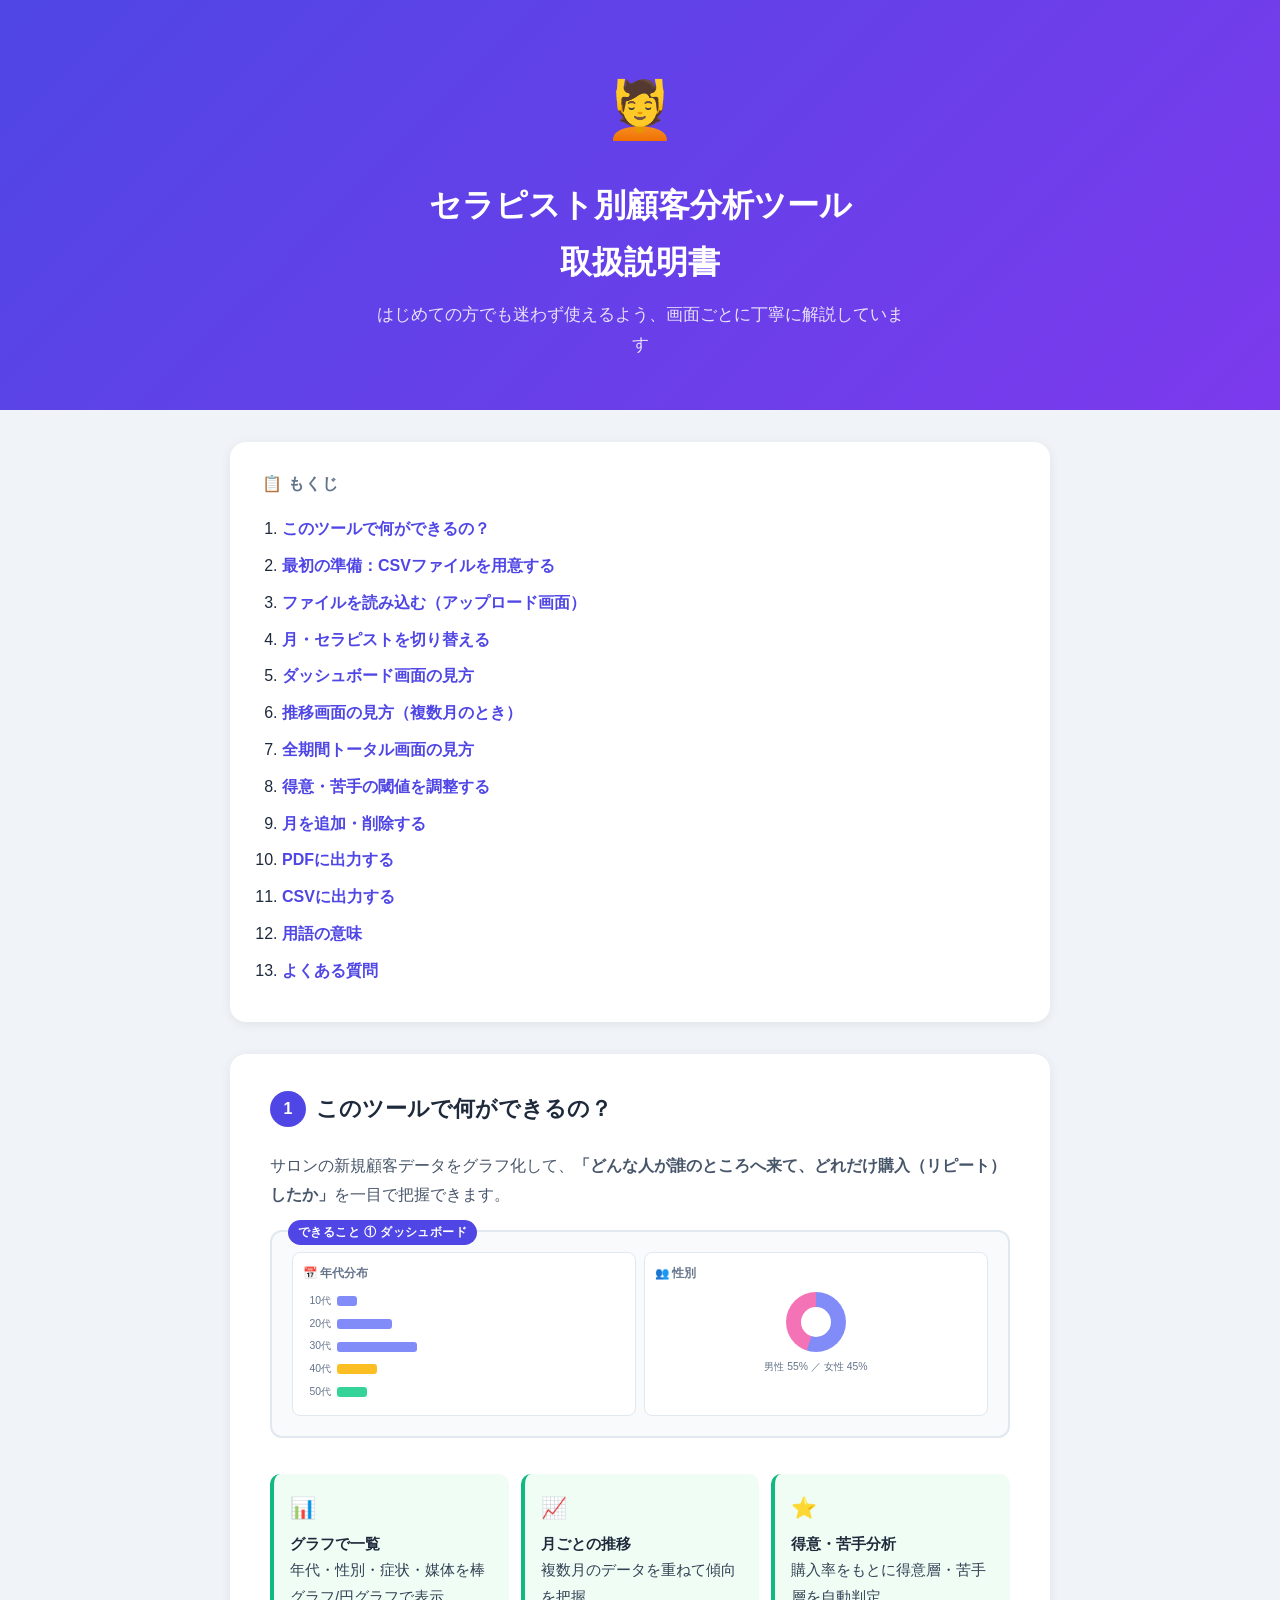
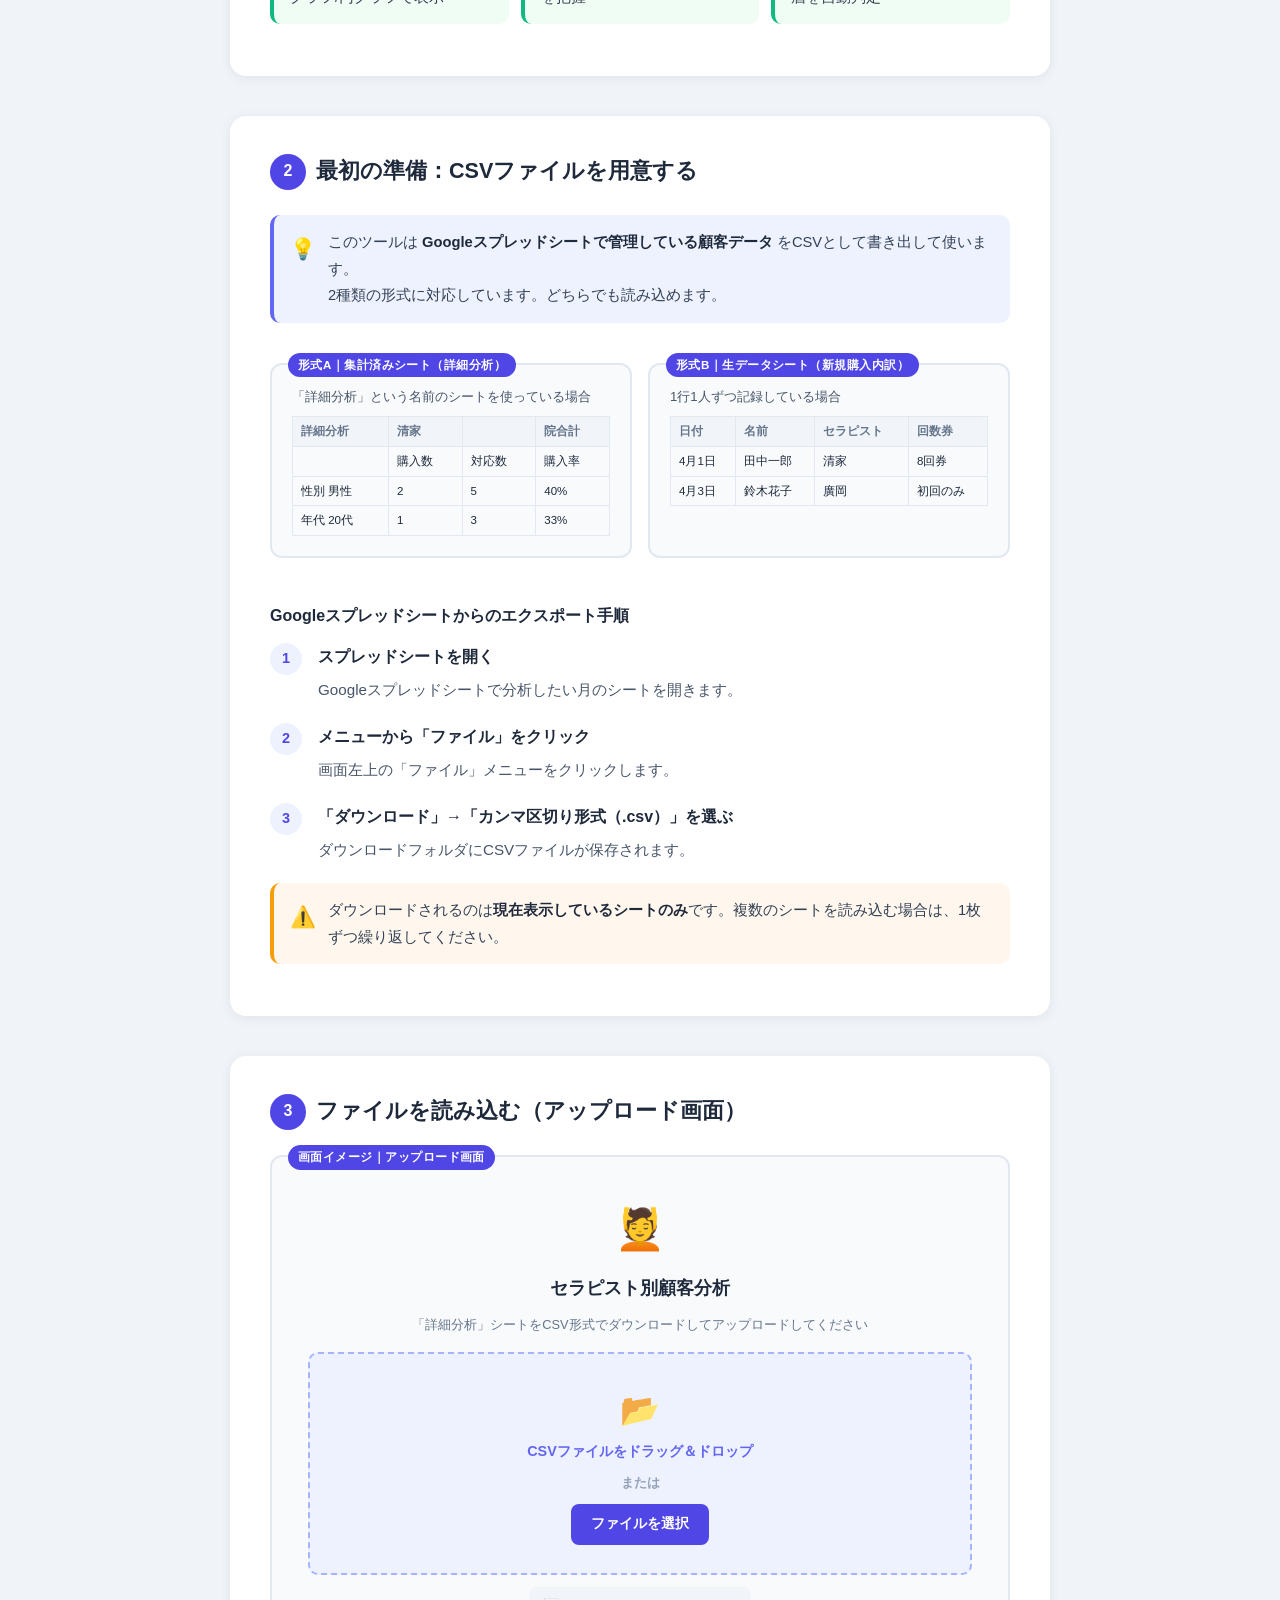
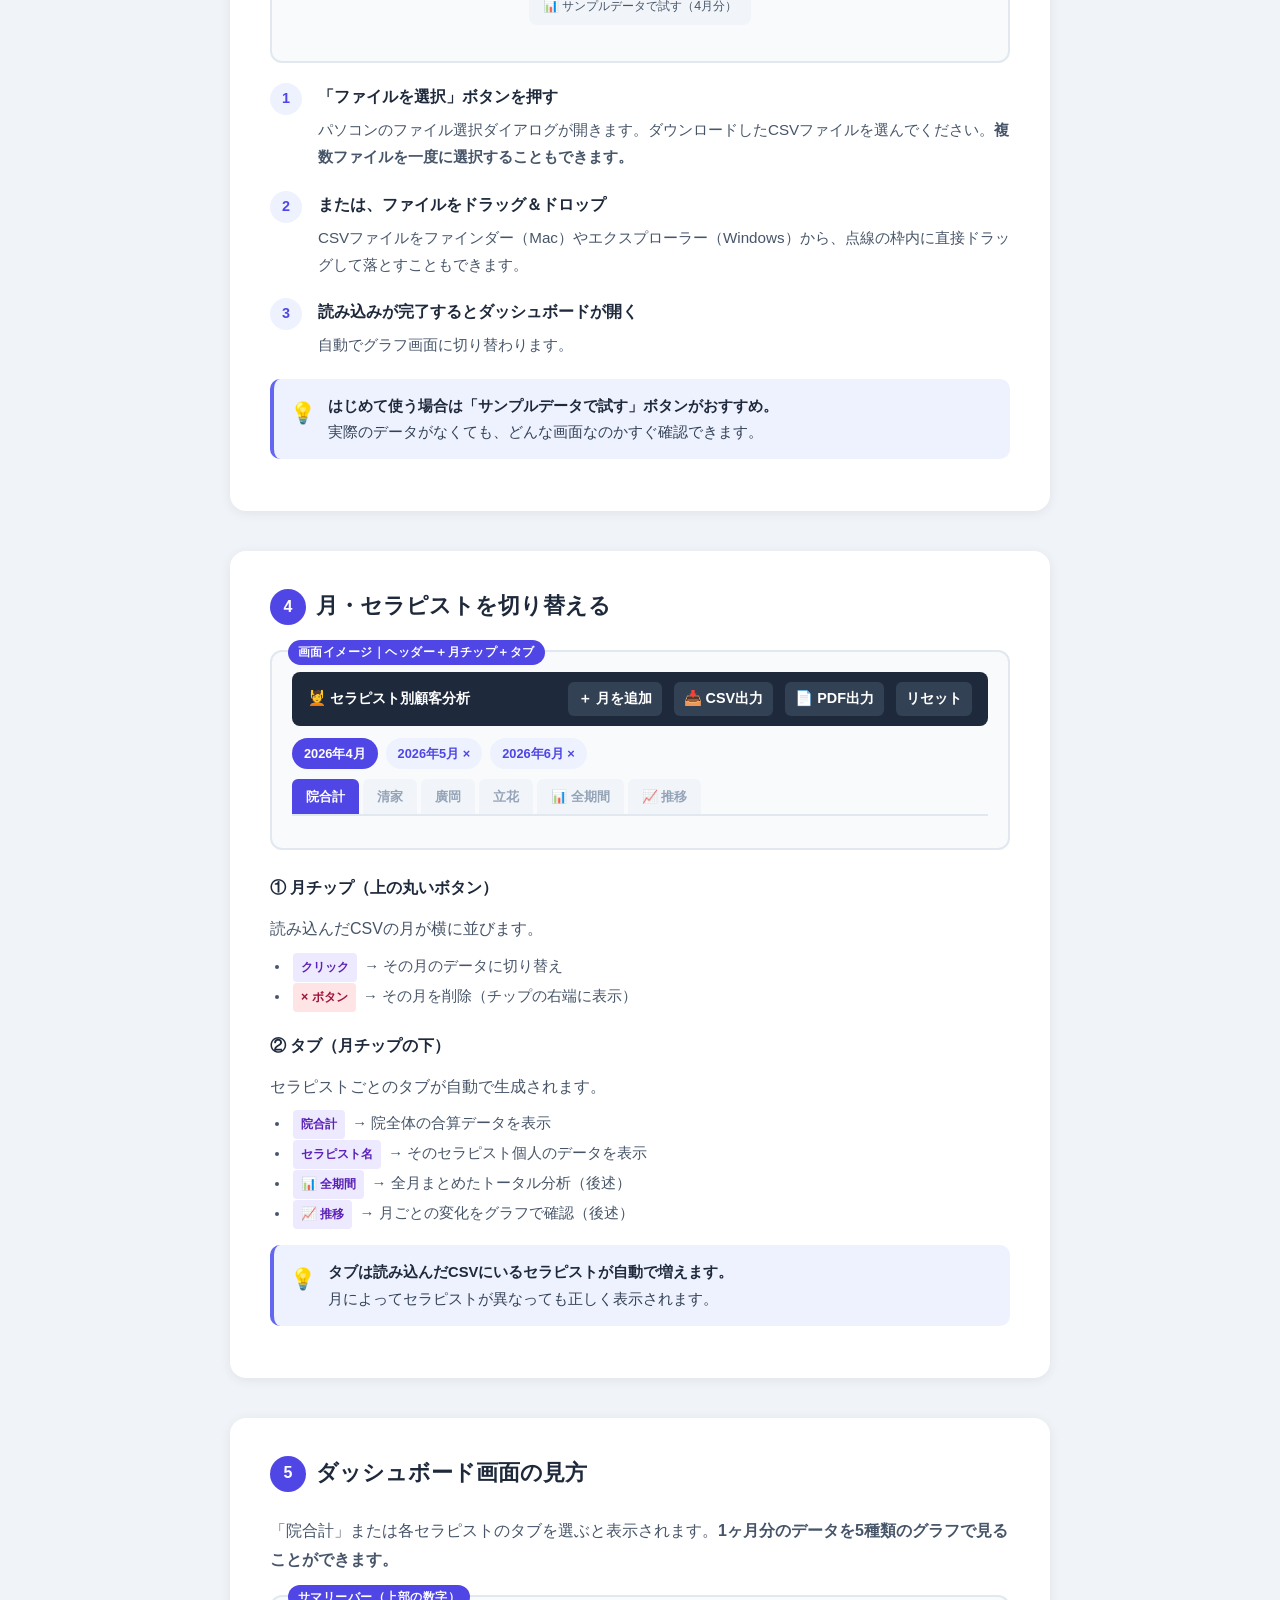
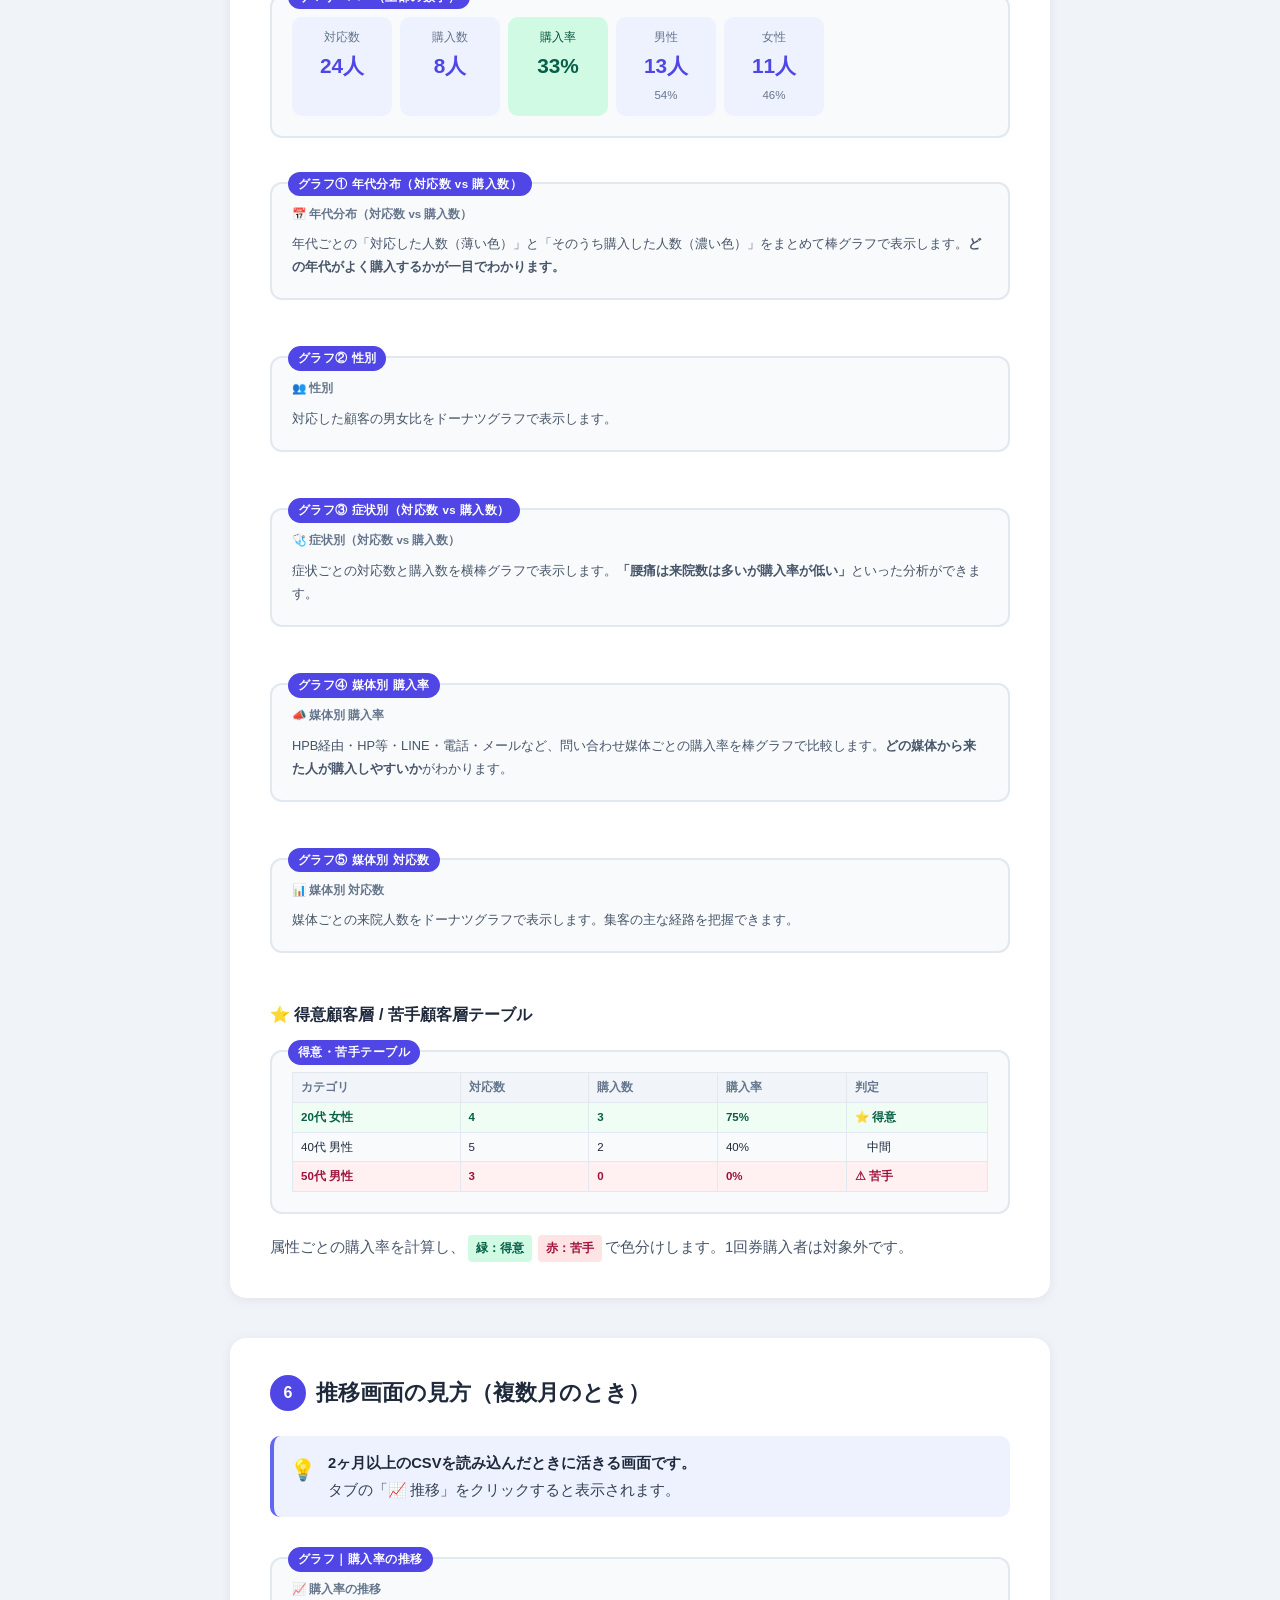
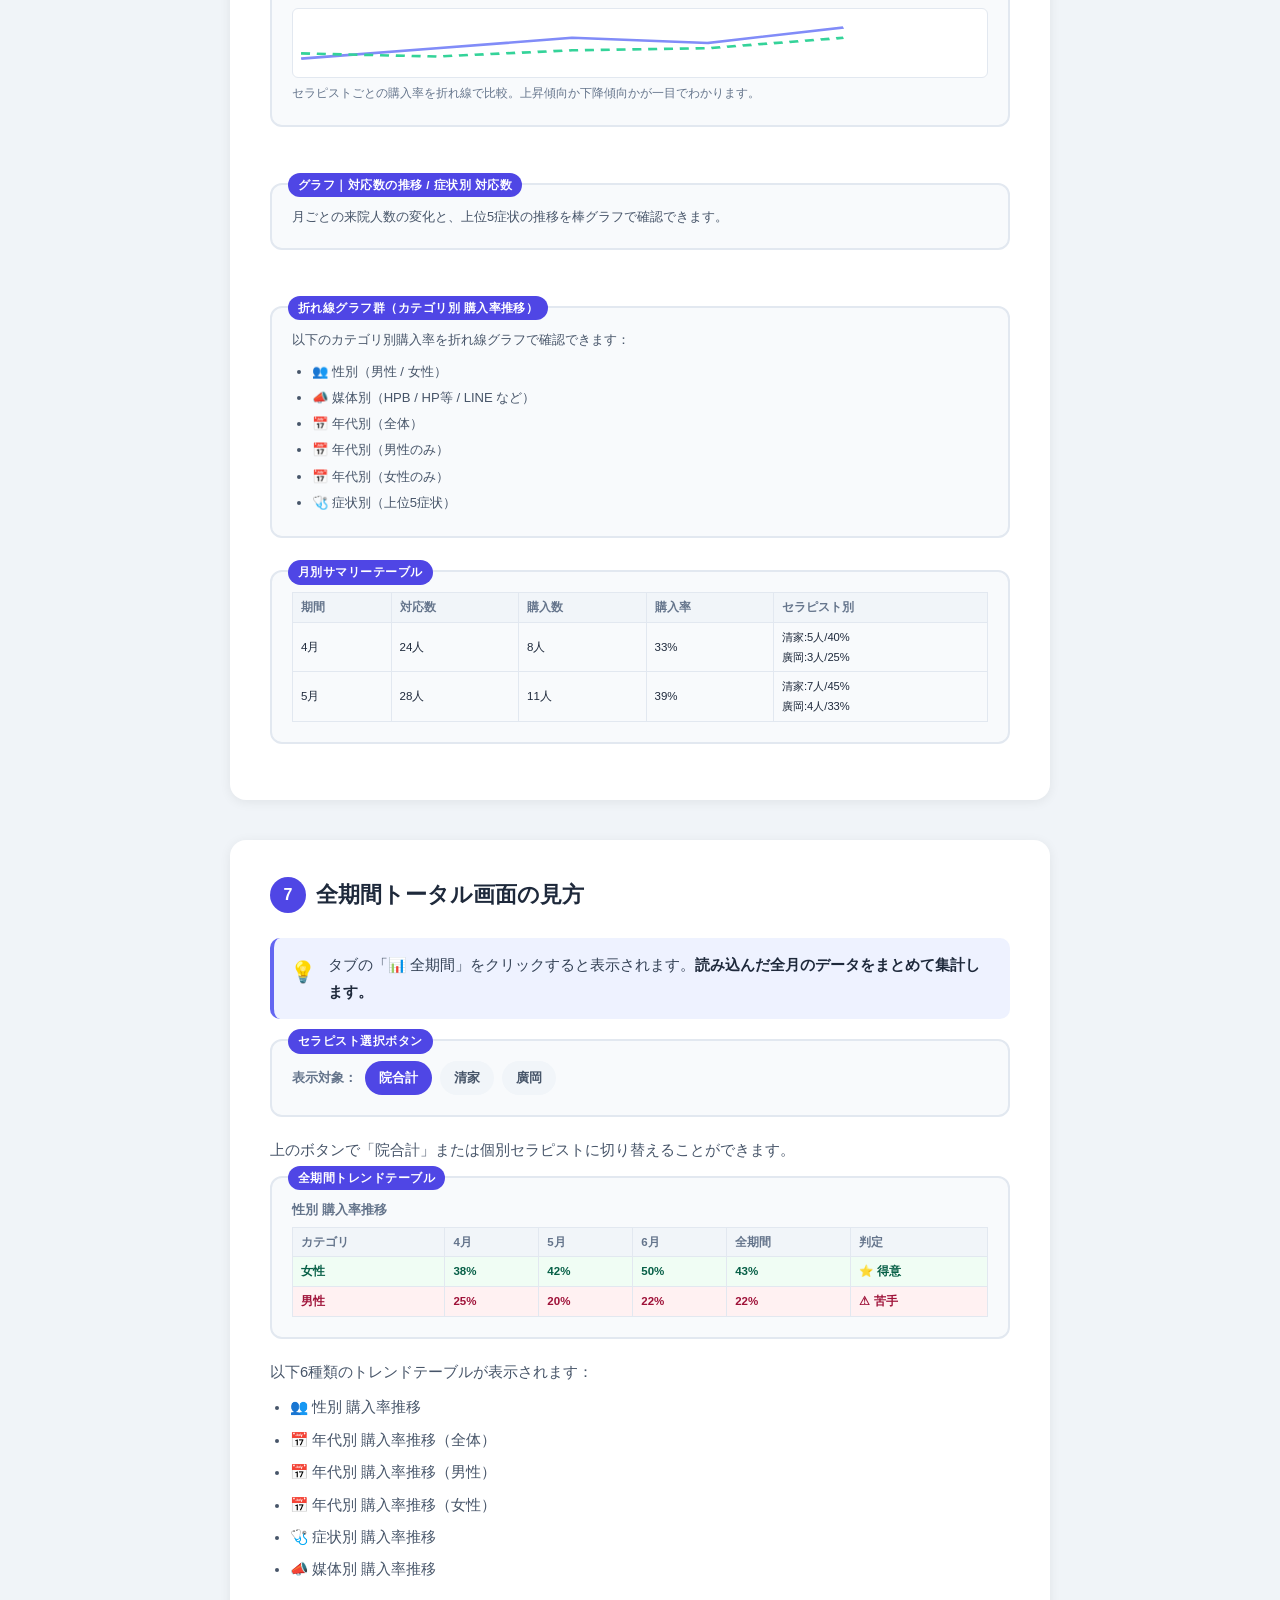
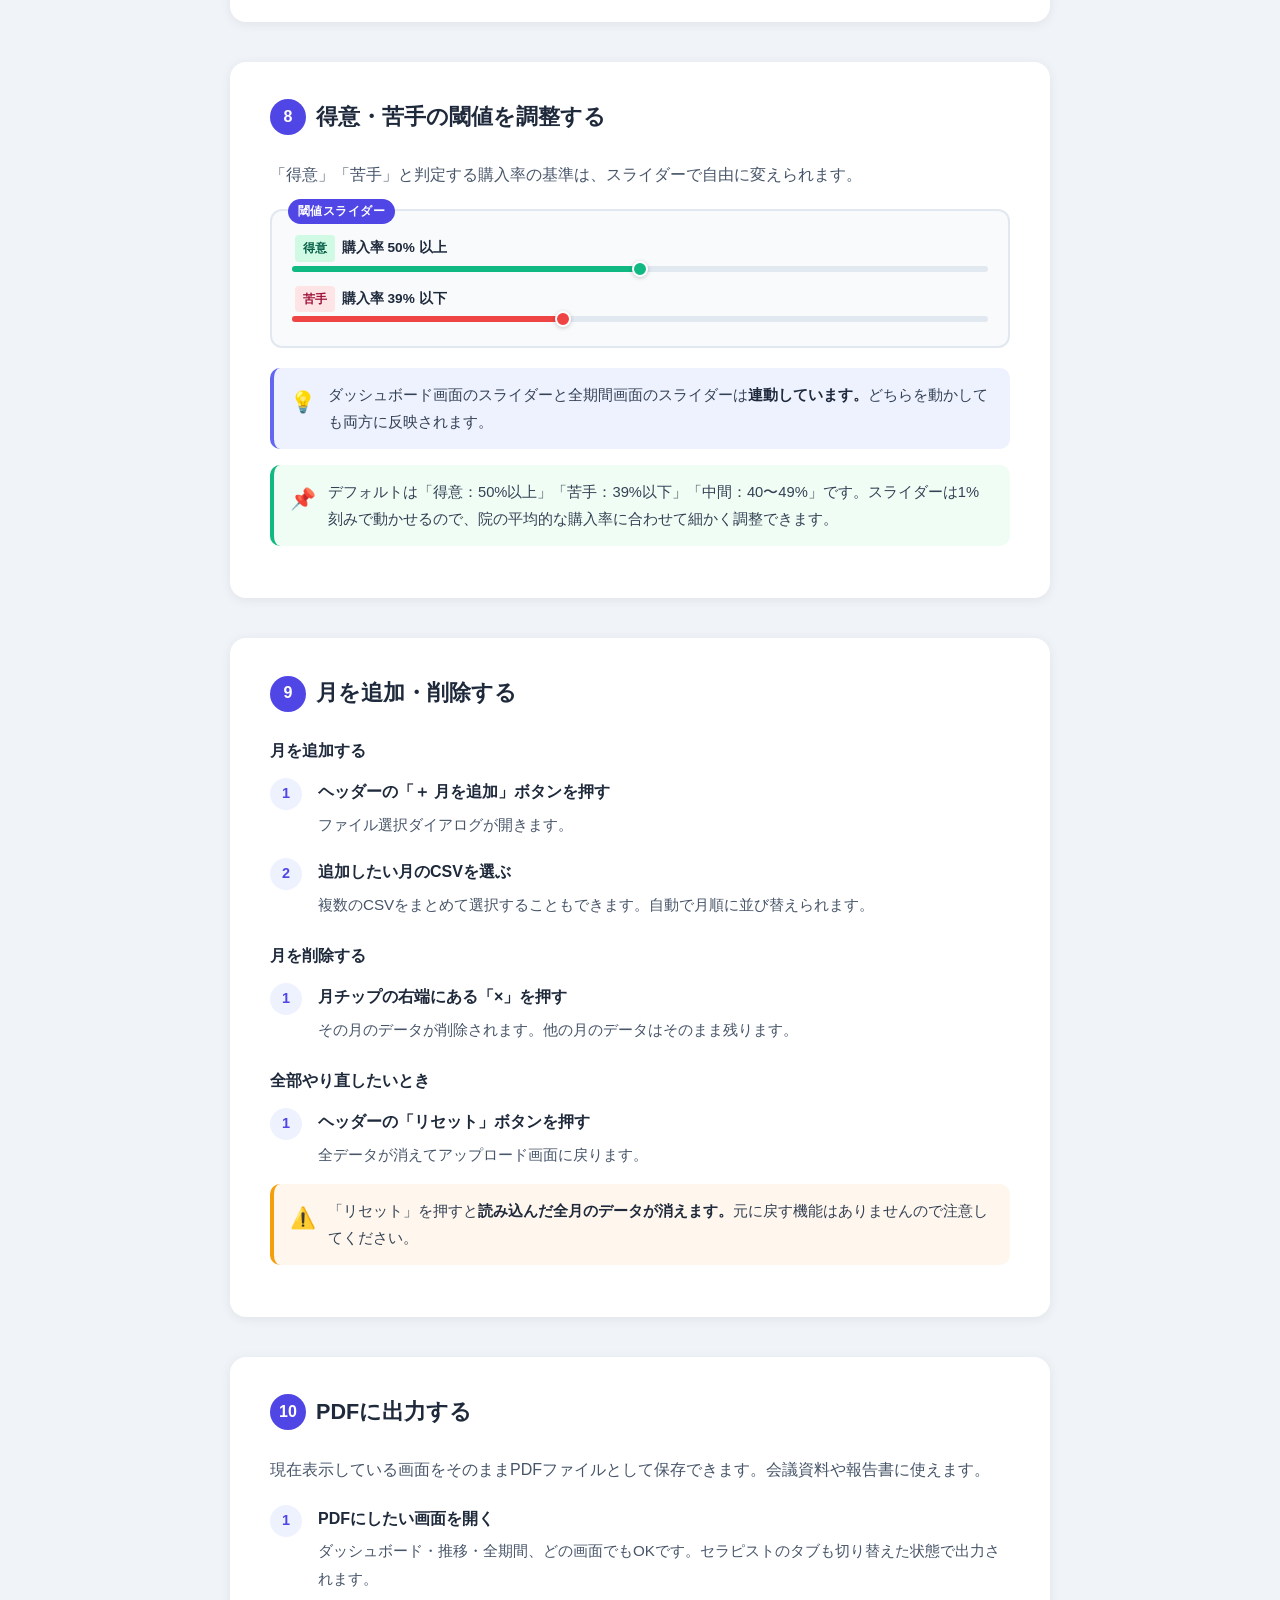
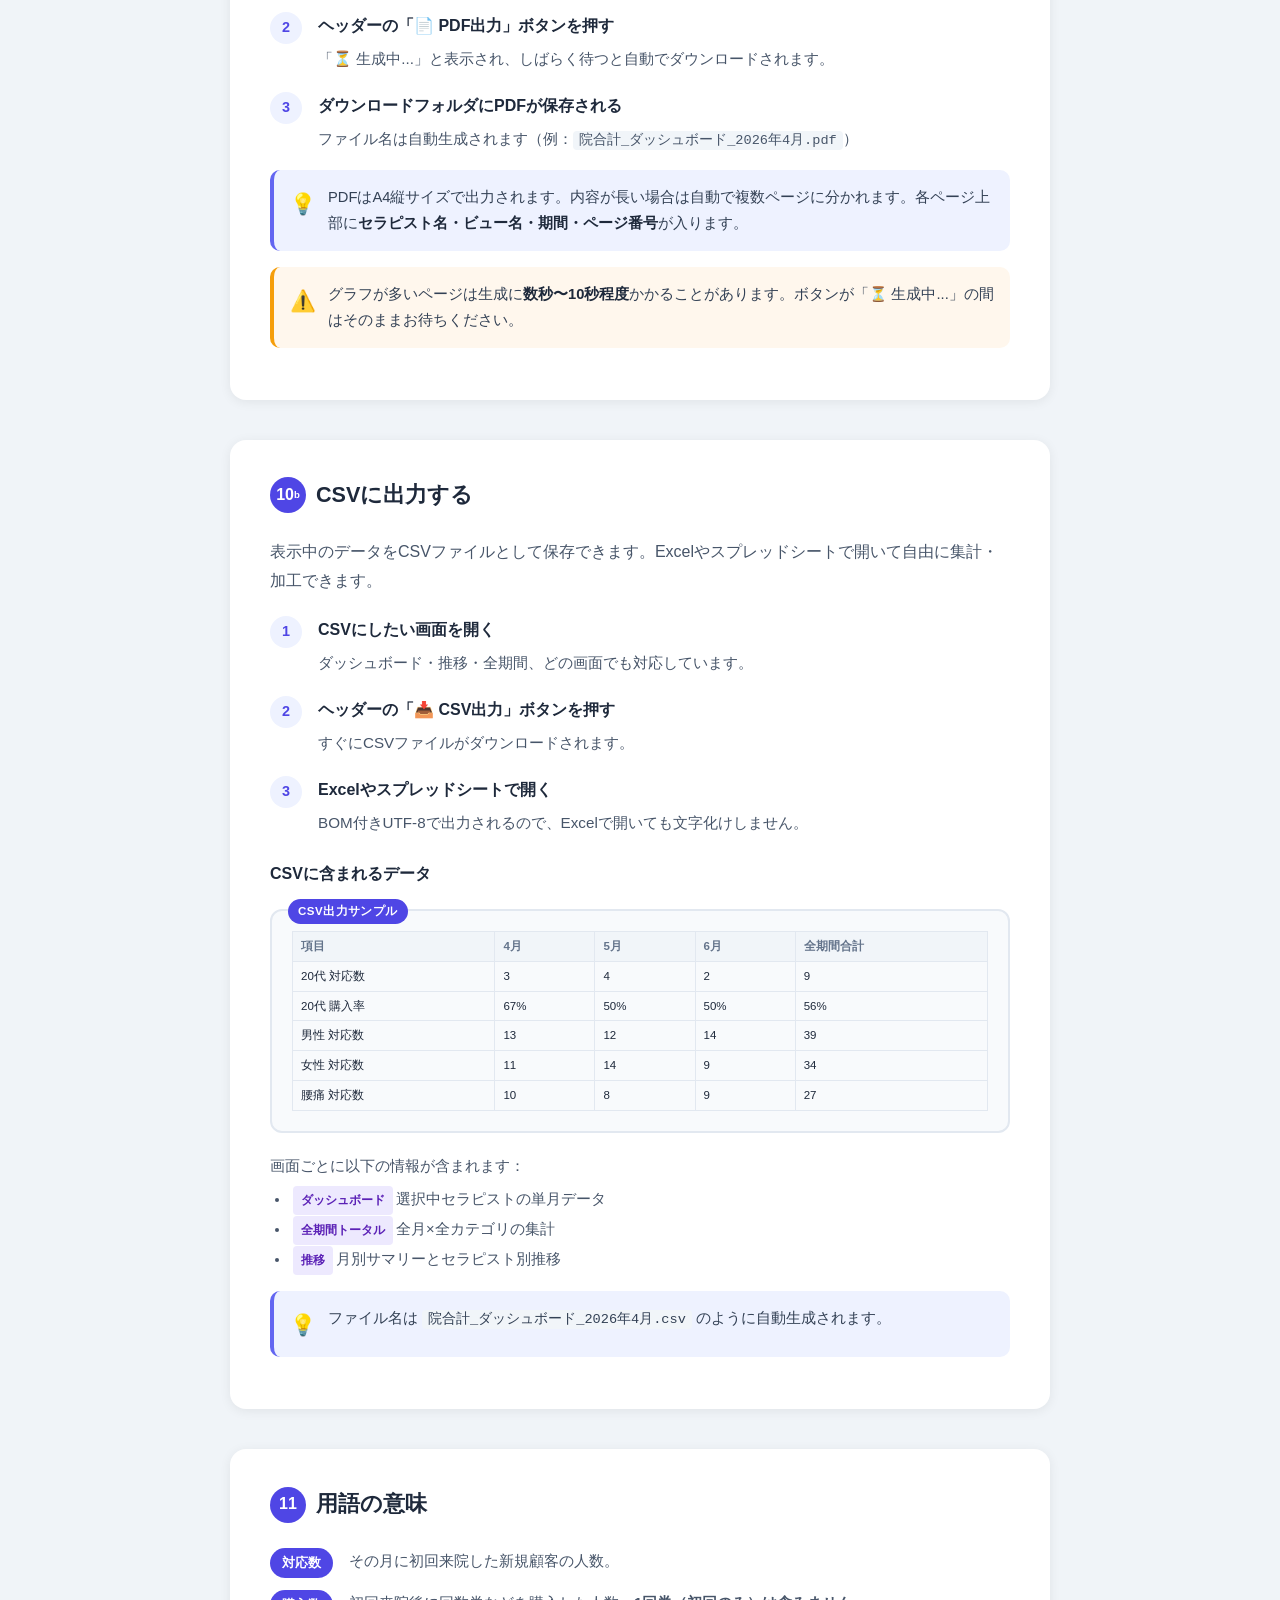
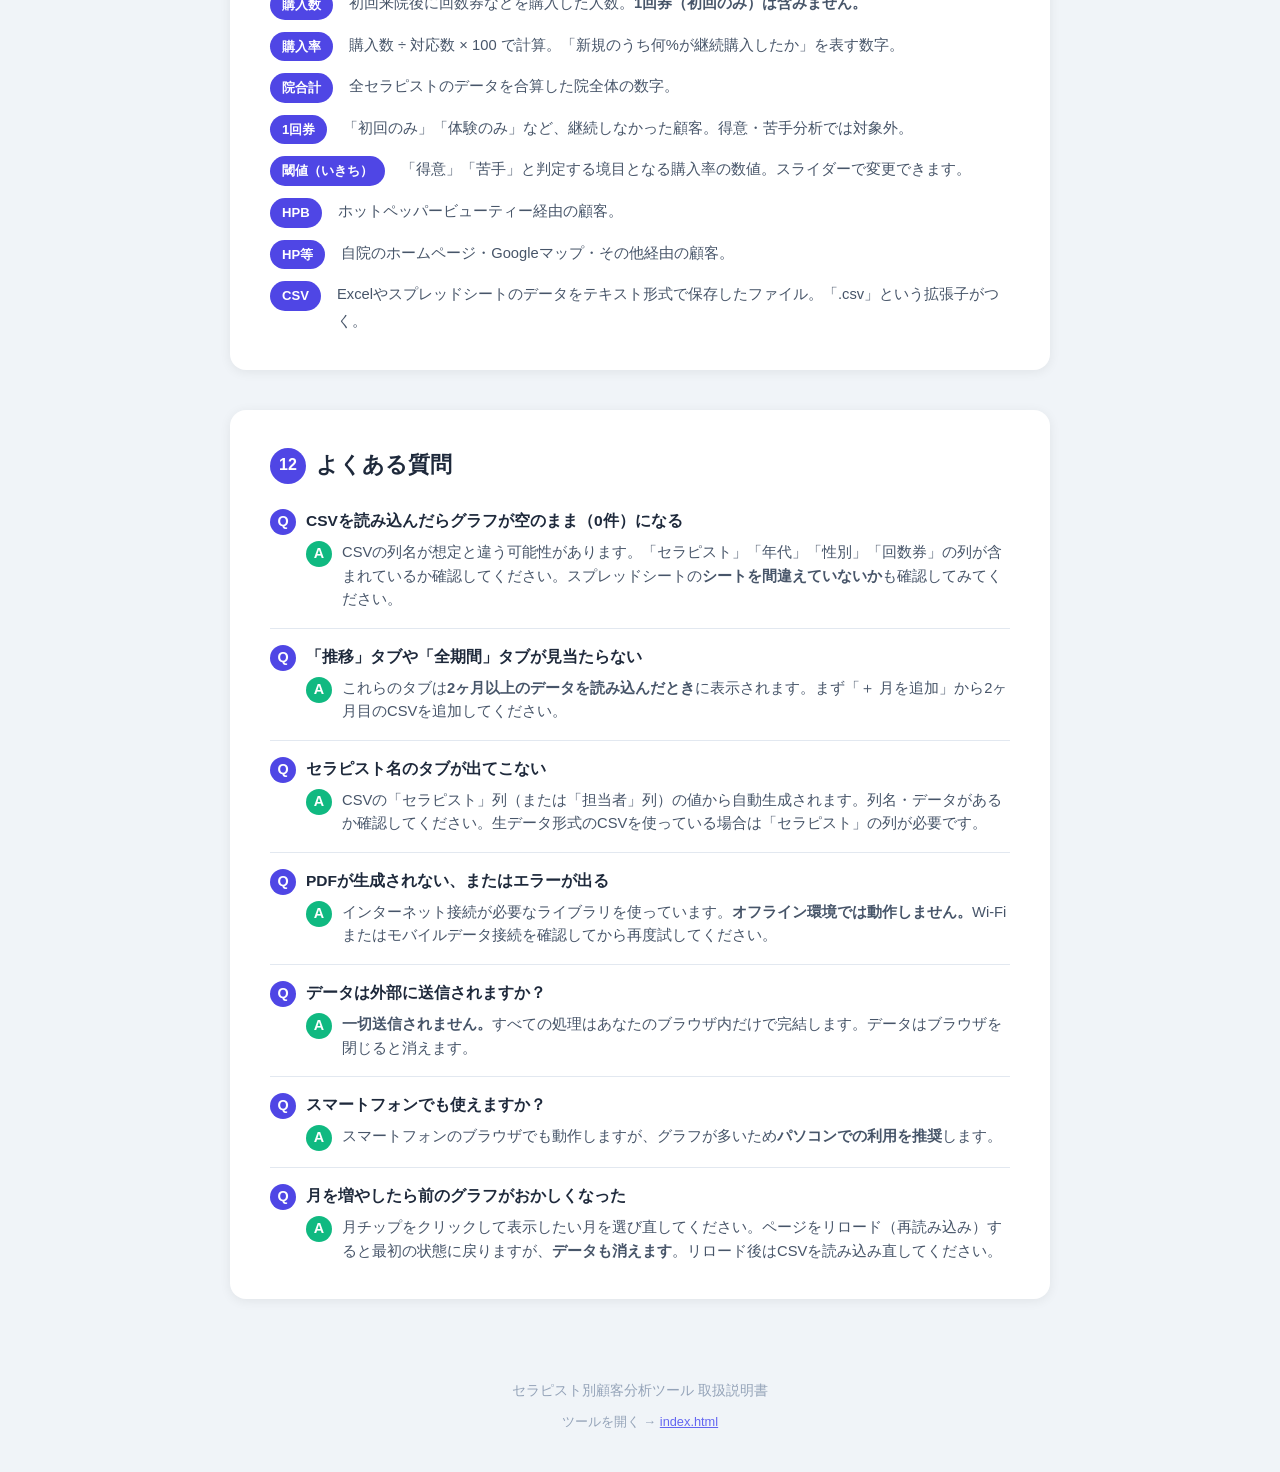
<file: manual.html>
<!DOCTYPE html>
<html lang="ja">
<head>
    <meta charset="UTF-8">
    <meta name="viewport" content="width=device-width, initial-scale=1.0">
    <title>セラピスト別顧客分析ツール｜取扱説明書</title>
    <style>
        * { box-sizing: border-box; margin: 0; padding: 0; }

        body {
            font-family: 'Helvetica Neue', Arial, 'Hiragino Kaku Gothic ProN', 'Hiragino Sans', Meiryo, sans-serif;
            background: #F0F4F8;
            color: #1E293B;
            line-height: 1.8;
        }

        /* ===== ヘッダー ===== */
        .hero {
            background: linear-gradient(135deg, #4F46E5 0%, #7C3AED 100%);
            color: white;
            padding: 60px 24px 50px;
            text-align: center;
        }
        .hero-icon { font-size: 3.5rem; display: block; margin-bottom: 16px; }
        .hero h1 { font-size: 2rem; font-weight: 800; margin-bottom: 8px; }
        .hero p { font-size: 1.05rem; opacity: 0.85; max-width: 540px; margin: 0 auto; }

        /* ===== 目次 ===== */
        .toc {
            background: white;
            max-width: 820px;
            margin: 32px auto;
            border-radius: 16px;
            padding: 28px 32px;
            box-shadow: 0 2px 12px rgba(0,0,0,0.07);
        }
        .toc h2 { font-size: 1rem; font-weight: 700; color: #64748B; text-transform: uppercase; letter-spacing: 0.05em; margin-bottom: 16px; }
        .toc ol { padding-left: 20px; }
        .toc li { margin-bottom: 8px; }
        .toc a { color: #4F46E5; text-decoration: none; font-weight: 600; }
        .toc a:hover { text-decoration: underline; }

        /* ===== セクション ===== */
        .section {
            max-width: 820px;
            margin: 0 auto 40px;
            background: white;
            border-radius: 16px;
            padding: 36px 40px;
            box-shadow: 0 2px 12px rgba(0,0,0,0.07);
        }

        .section-num {
            display: inline-flex;
            align-items: center;
            justify-content: center;
            width: 36px;
            height: 36px;
            background: #4F46E5;
            color: white;
            font-weight: 800;
            font-size: 1rem;
            border-radius: 50%;
            margin-right: 10px;
            flex-shrink: 0;
        }
        .section-title {
            display: flex;
            align-items: center;
            margin-bottom: 24px;
        }
        .section-title h2 {
            font-size: 1.35rem;
            font-weight: 800;
            color: #1E293B;
        }

        /* ===== ステップ ===== */
        .steps { display: flex; flex-direction: column; gap: 20px; }

        .step {
            display: flex;
            gap: 16px;
            align-items: flex-start;
        }
        .step-num {
            flex-shrink: 0;
            width: 32px;
            height: 32px;
            background: #EEF2FF;
            color: #4F46E5;
            font-weight: 800;
            font-size: 0.9rem;
            border-radius: 50%;
            display: flex;
            align-items: center;
            justify-content: center;
        }
        .step-body h3 {
            font-size: 1rem;
            font-weight: 700;
            color: #1E293B;
            margin-bottom: 4px;
        }
        .step-body p { color: #475569; font-size: 0.95rem; }

        /* ===== モックUI ===== */
        .mock-screen {
            background: #F8FAFC;
            border: 2px solid #E2E8F0;
            border-radius: 12px;
            padding: 20px;
            margin: 20px 0;
            position: relative;
        }
        .mock-screen::before {
            content: attr(data-label);
            position: absolute;
            top: -12px;
            left: 16px;
            background: #4F46E5;
            color: white;
            font-size: 0.72rem;
            font-weight: 700;
            padding: 2px 10px;
            border-radius: 20px;
            letter-spacing: 0.04em;
        }

        .mock-header {
            background: #1E293B;
            border-radius: 8px;
            padding: 10px 16px;
            display: flex;
            align-items: center;
            gap: 10px;
            margin-bottom: 12px;
        }
        .mock-header span { color: white; font-weight: 700; font-size: 0.9rem; }
        .mock-btn {
            display: inline-block;
            background: #334155;
            color: #E2E8F0;
            border-radius: 6px;
            padding: 4px 10px;
            font-size: 0.78rem;
            font-weight: 600;
            margin-left: auto;
        }
        .mock-btn + .mock-btn { margin-left: 6px; }
        .mock-btn.highlight { background: #4F46E5; color: white; }

        .mock-upload {
            border: 2.5px dashed #A5B4FC;
            border-radius: 10px;
            padding: 28px;
            text-align: center;
            background: #EEF2FF;
        }
        .mock-upload p { color: #6366F1; font-weight: 600; font-size: 0.9rem; }
        .mock-upload .or { color: #94A3B8; font-size: 0.8rem; margin: 6px 0; }

        .mock-chips {
            display: flex;
            gap: 8px;
            flex-wrap: wrap;
            margin: 10px 0;
        }
        .mock-chip {
            background: #EEF2FF;
            color: #4F46E5;
            border-radius: 20px;
            padding: 4px 12px;
            font-size: 0.8rem;
            font-weight: 600;
        }
        .mock-chip.active {
            background: #4F46E5;
            color: white;
        }

        .mock-tabs {
            display: flex;
            gap: 4px;
            border-bottom: 2px solid #E2E8F0;
            margin-bottom: 12px;
        }
        .mock-tab {
            padding: 6px 14px;
            border-radius: 6px 6px 0 0;
            font-size: 0.8rem;
            font-weight: 600;
            color: #94A3B8;
            background: #F1F5F9;
        }
        .mock-tab.active {
            background: #4F46E5;
            color: white;
        }

        .mock-charts {
            display: grid;
            grid-template-columns: 1fr 1fr;
            gap: 8px;
        }
        .mock-chart {
            background: white;
            border-radius: 8px;
            padding: 10px;
            border: 1px solid #E2E8F0;
        }
        .mock-chart-title { font-size: 0.72rem; font-weight: 700; color: #64748B; margin-bottom: 8px; }
        .mock-bar-row {
            display: flex;
            align-items: center;
            gap: 6px;
            margin-bottom: 4px;
        }
        .mock-bar-label { font-size: 0.65rem; color: #64748B; width: 28px; text-align: right; }
        .mock-bar {
            height: 10px;
            border-radius: 3px;
            background: #818CF8;
        }
        .mock-bar.green { background: #34D399; }
        .mock-bar.amber { background: #FBBF24; }
        .mock-bar.pink  { background: #F472B6; }

        .mock-donut {
            width: 60px;
            height: 60px;
            border-radius: 50%;
            background: conic-gradient(#818CF8 0% 55%, #F472B6 55% 100%);
            margin: 6px auto;
            position: relative;
        }
        .mock-donut::after {
            content: '';
            position: absolute;
            top: 50%; left: 50%;
            transform: translate(-50%,-50%);
            width: 30px; height: 30px;
            background: white;
            border-radius: 50%;
        }

        .mock-table {
            width: 100%;
            border-collapse: collapse;
            font-size: 0.72rem;
        }
        .mock-table th {
            background: #F1F5F9;
            color: #64748B;
            padding: 4px 8px;
            text-align: left;
            border: 1px solid #E2E8F0;
        }
        .mock-table td {
            padding: 4px 8px;
            border: 1px solid #E2E8F0;
        }
        .row-good { background: #F0FDF4; color: #065F46; font-weight: 700; }
        .row-bad  { background: #FFF1F2; color: #9F1239; font-weight: 700; }

        .mock-line-chart {
            height: 70px;
            background: white;
            border-radius: 6px;
            border: 1px solid #E2E8F0;
            padding: 8px;
            position: relative;
            overflow: hidden;
        }
        .line-path {
            position: absolute;
            bottom: 8px; left: 8px; right: 8px;
            height: 50px;
        }

        /* ===== ヒント・注意 ===== */
        .tip, .warn, .point {
            display: flex;
            gap: 12px;
            padding: 14px 16px;
            border-radius: 10px;
            margin: 16px 0;
            font-size: 0.92rem;
        }
        .tip   { background: #EEF2FF; border-left: 4px solid #6366F1; }
        .warn  { background: #FFF7ED; border-left: 4px solid #F59E0B; }
        .point { background: #F0FDF4; border-left: 4px solid #10B981; }
        .tip-icon, .warn-icon, .point-icon { font-size: 1.3rem; flex-shrink: 0; margin-top: 1px; }
        .tip p, .warn p, .point p { color: #334155; }
        .tip strong, .warn strong, .point strong { color: #1E293B; }

        /* ===== 用語集 ===== */
        .glossary { display: flex; flex-direction: column; gap: 12px; }
        .glossary-item { display: flex; gap: 16px; align-items: flex-start; }
        .glossary-term {
            flex-shrink: 0;
            background: #4F46E5;
            color: white;
            padding: 3px 12px;
            border-radius: 20px;
            font-size: 0.82rem;
            font-weight: 700;
            white-space: nowrap;
        }
        .glossary-desc { color: #475569; font-size: 0.92rem; }

        /* ===== FAQ ===== */
        .faq { display: flex; flex-direction: column; gap: 16px; }
        .faq-item {}
        .faq-q {
            display: flex;
            gap: 10px;
            align-items: flex-start;
            margin-bottom: 6px;
        }
        .faq-q-mark {
            flex-shrink: 0;
            width: 26px; height: 26px;
            background: #4F46E5;
            color: white;
            font-weight: 800;
            font-size: 0.9rem;
            border-radius: 50%;
            display: flex;
            align-items: center;
            justify-content: center;
        }
        .faq-q span { font-weight: 700; font-size: 0.97rem; color: #1E293B; line-height: 1.5; }
        .faq-a {
            display: flex;
            gap: 10px;
            align-items: flex-start;
            padding-left: 36px;
        }
        .faq-a-mark {
            flex-shrink: 0;
            width: 26px; height: 26px;
            background: #10B981;
            color: white;
            font-weight: 800;
            font-size: 0.9rem;
            border-radius: 50%;
            display: flex;
            align-items: center;
            justify-content: center;
        }
        .faq-a span { color: #475569; font-size: 0.92rem; line-height: 1.6; }
        .faq-divider { border: none; border-top: 1px solid #E2E8F0; margin-top: 16px; }

        /* ===== 説明バッジ ===== */
        .badge {
            display: inline-block;
            padding: 2px 8px;
            border-radius: 4px;
            font-size: 0.78rem;
            font-weight: 700;
            margin: 0 3px;
        }
        .badge-purple { background: #EDE9FE; color: #5B21B6; }
        .badge-green  { background: #D1FAE5; color: #065F46; }
        .badge-red    { background: #FFE4E6; color: #9F1239; }
        .badge-gray   { background: #F1F5F9; color: #475569; }

        /* ===== フッター ===== */
        footer {
            text-align: center;
            padding: 40px 24px;
            color: #94A3B8;
            font-size: 0.85rem;
        }
        footer a { color: #6366F1; }

        /* ===== レスポンシブ ===== */
        @media (max-width: 600px) {
            .section { padding: 24px 20px; }
            .mock-charts { grid-template-columns: 1fr; }
            .hero h1 { font-size: 1.5rem; }
        }

        /* 矢印 */
        .arrow-down {
            text-align: center;
            font-size: 1.5rem;
            margin: -16px 0;
            color: #CBD5E1;
        }
    </style>
</head>
<body>

<!-- ヘッダー -->
<div class="hero">
    <span class="hero-icon">💆</span>
    <h1>セラピスト別顧客分析ツール<br>取扱説明書</h1>
    <p>はじめての方でも迷わず使えるよう、画面ごとに丁寧に解説しています</p>
</div>

<!-- 目次 -->
<div class="toc">
    <h2>📋 もくじ</h2>
    <ol>
        <li><a href="#s1">このツールで何ができるの？</a></li>
        <li><a href="#s2">最初の準備：CSVファイルを用意する</a></li>
        <li><a href="#s3">ファイルを読み込む（アップロード画面）</a></li>
        <li><a href="#s4">月・セラピストを切り替える</a></li>
        <li><a href="#s5">ダッシュボード画面の見方</a></li>
        <li><a href="#s6">推移画面の見方（複数月のとき）</a></li>
        <li><a href="#s7">全期間トータル画面の見方</a></li>
        <li><a href="#s8">得意・苦手の閾値を調整する</a></li>
        <li><a href="#s9">月を追加・削除する</a></li>
        <li><a href="#s10">PDFに出力する</a></li>
        <li><a href="#s10b">CSVに出力する</a></li>
        <li><a href="#s11">用語の意味</a></li>
        <li><a href="#s12">よくある質問</a></li>
    </ol>
</div>

<!-- 1 -->
<div class="section" id="s1">
    <div class="section-title">
        <span class="section-num">1</span>
        <h2>このツールで何ができるの？</h2>
    </div>

    <p style="font-size:1rem;color:#475569;margin-bottom:20px;">
        サロンの新規顧客データをグラフ化して、<strong>「どんな人が誰のところへ来て、どれだけ購入（リピート）したか」</strong>を一目で把握できます。
    </p>

    <div class="mock-screen" data-label="できること ① ダッシュボード">
        <div class="mock-charts">
            <div class="mock-chart">
                <div class="mock-chart-title">📅 年代分布</div>
                <div class="mock-bar-row"><span class="mock-bar-label">10代</span><div class="mock-bar" style="width:20px"></div></div>
                <div class="mock-bar-row"><span class="mock-bar-label">20代</span><div class="mock-bar" style="width:55px"></div></div>
                <div class="mock-bar-row"><span class="mock-bar-label">30代</span><div class="mock-bar" style="width:80px"></div></div>
                <div class="mock-bar-row"><span class="mock-bar-label">40代</span><div class="mock-bar amber" style="width:40px"></div></div>
                <div class="mock-bar-row"><span class="mock-bar-label">50代</span><div class="mock-bar green" style="width:30px"></div></div>
            </div>
            <div class="mock-chart">
                <div class="mock-chart-title">👥 性別</div>
                <div class="mock-donut"></div>
                <p style="font-size:0.65rem;text-align:center;color:#64748B;margin-top:4px;">男性 55% ／ 女性 45%</p>
            </div>
        </div>
    </div>

    <div style="display:grid;grid-template-columns:1fr 1fr 1fr;gap:12px;margin-top:16px;">
        <div class="point" style="flex-direction:column;gap:4px;">
            <span class="point-icon">📊</span>
            <p><strong>グラフで一覧</strong><br>年代・性別・症状・媒体を棒グラフ/円グラフで表示</p>
        </div>
        <div class="point" style="flex-direction:column;gap:4px;">
            <span class="point-icon">📈</span>
            <p><strong>月ごとの推移</strong><br>複数月のデータを重ねて傾向を把握</p>
        </div>
        <div class="point" style="flex-direction:column;gap:4px;">
            <span class="point-icon">⭐</span>
            <p><strong>得意・苦手分析</strong><br>購入率をもとに得意層・苦手層を自動判定</p>
        </div>
    </div>
</div>

<!-- 2 -->
<div class="section" id="s2">
    <div class="section-title">
        <span class="section-num">2</span>
        <h2>最初の準備：CSVファイルを用意する</h2>
    </div>

    <div class="tip">
        <span class="tip-icon">💡</span>
        <p>このツールは <strong>Googleスプレッドシートで管理している顧客データ</strong> をCSVとして書き出して使います。<br>
        2種類の形式に対応しています。どちらでも読み込めます。</p>
    </div>

    <div style="display:grid;grid-template-columns:1fr 1fr;gap:16px;margin-top:20px;">
        <div class="mock-screen" data-label="形式A｜集計済みシート（詳細分析）">
            <p style="font-size:0.82rem;color:#475569;margin-bottom:8px;">「詳細分析」という名前のシートを使っている場合</p>
            <div class="mock-table-wrapper" style="overflow:auto;">
                <table class="mock-table">
                    <tr><th>詳細分析</th><th>清家</th><th></th><th>院合計</th></tr>
                    <tr><td></td><td>購入数</td><td>対応数</td><td>購入率</td></tr>
                    <tr><td>性別 男性</td><td>2</td><td>5</td><td>40%</td></tr>
                    <tr><td>年代 20代</td><td>1</td><td>3</td><td>33%</td></tr>
                </table>
            </div>
        </div>
        <div class="mock-screen" data-label="形式B｜生データシート（新規購入内訳）">
            <p style="font-size:0.82rem;color:#475569;margin-bottom:8px;">1行1人ずつ記録している場合</p>
            <div class="mock-table-wrapper" style="overflow:auto;">
                <table class="mock-table">
                    <tr><th>日付</th><th>名前</th><th>セラピスト</th><th>回数券</th></tr>
                    <tr><td>4月1日</td><td>田中一郎</td><td>清家</td><td>8回券</td></tr>
                    <tr><td>4月3日</td><td>鈴木花子</td><td>廣岡</td><td>初回のみ</td></tr>
                </table>
            </div>
        </div>
    </div>

    <h3 style="margin-top:24px;margin-bottom:12px;font-size:1rem;font-weight:700;">Googleスプレッドシートからのエクスポート手順</h3>
    <div class="steps">
        <div class="step">
            <div class="step-num">1</div>
            <div class="step-body">
                <h3>スプレッドシートを開く</h3>
                <p>Googleスプレッドシートで分析したい月のシートを開きます。</p>
            </div>
        </div>
        <div class="step">
            <div class="step-num">2</div>
            <div class="step-body">
                <h3>メニューから「ファイル」をクリック</h3>
                <p>画面左上の「ファイル」メニューをクリックします。</p>
            </div>
        </div>
        <div class="step">
            <div class="step-num">3</div>
            <div class="step-body">
                <h3>「ダウンロード」→「カンマ区切り形式（.csv）」を選ぶ</h3>
                <p>ダウンロードフォルダにCSVファイルが保存されます。</p>
            </div>
        </div>
    </div>

    <div class="warn" style="margin-top:20px;">
        <span class="warn-icon">⚠️</span>
        <p>ダウンロードされるのは<strong>現在表示しているシートのみ</strong>です。複数のシートを読み込む場合は、1枚ずつ繰り返してください。</p>
    </div>
</div>

<!-- 3 -->
<div class="section" id="s3">
    <div class="section-title">
        <span class="section-num">3</span>
        <h2>ファイルを読み込む（アップロード画面）</h2>
    </div>

    <div class="mock-screen" data-label="画面イメージ｜アップロード画面">
        <div style="text-align:center;padding:16px;">
            <div style="font-size:2.5rem;">💆</div>
            <p style="font-weight:800;font-size:1.1rem;margin:8px 0;">セラピスト別顧客分析</p>
            <p style="font-size:0.8rem;color:#64748B;margin-bottom:16px;">「詳細分析」シートをCSV形式でダウンロードしてアップロードしてください</p>
            <div class="mock-upload">
                <div style="font-size:2rem;">📂</div>
                <p>CSVファイルをドラッグ＆ドロップ</p>
                <p class="or">または</p>
                <div style="display:inline-block;background:#4F46E5;color:white;padding:8px 20px;border-radius:8px;font-size:0.85rem;font-weight:700;margin-top:4px;">ファイルを選択</div>
            </div>
            <div style="margin-top:12px;background:#F1F5F9;color:#475569;padding:8px 14px;border-radius:8px;font-size:0.78rem;display:inline-block;">
                📊 サンプルデータで試す（4月分）
            </div>
        </div>
    </div>

    <div class="steps" style="margin-top:20px;">
        <div class="step">
            <div class="step-num">1</div>
            <div class="step-body">
                <h3>「ファイルを選択」ボタンを押す</h3>
                <p>パソコンのファイル選択ダイアログが開きます。ダウンロードしたCSVファイルを選んでください。<strong>複数ファイルを一度に選択することもできます。</strong></p>
            </div>
        </div>
        <div class="step">
            <div class="step-num">2</div>
            <div class="step-body">
                <h3>または、ファイルをドラッグ＆ドロップ</h3>
                <p>CSVファイルをファインダー（Mac）やエクスプローラー（Windows）から、点線の枠内に直接ドラッグして落とすこともできます。</p>
            </div>
        </div>
        <div class="step">
            <div class="step-num">3</div>
            <div class="step-body">
                <h3>読み込みが完了するとダッシュボードが開く</h3>
                <p>自動でグラフ画面に切り替わります。</p>
            </div>
        </div>
    </div>

    <div class="tip" style="margin-top:20px;">
        <span class="tip-icon">💡</span>
        <p><strong>はじめて使う場合は「サンプルデータで試す」ボタンがおすすめ。</strong><br>
        実際のデータがなくても、どんな画面なのかすぐ確認できます。</p>
    </div>
</div>

<!-- 4 -->
<div class="section" id="s4">
    <div class="section-title">
        <span class="section-num">4</span>
        <h2>月・セラピストを切り替える</h2>
    </div>

    <div class="mock-screen" data-label="画面イメージ｜ヘッダー＋月チップ＋タブ">
        <div class="mock-header">
            <span>💆 セラピスト別顧客分析</span>
            <div style="margin-left:auto;display:flex;gap:6px;">
                <span class="mock-btn">＋ 月を追加</span>
                <span class="mock-btn">📥 CSV出力</span>
                <span class="mock-btn">📄 PDF出力</span>
                <span class="mock-btn">リセット</span>
            </div>
        </div>
        <div class="mock-chips">
            <div class="mock-chip active">2026年4月</div>
            <div class="mock-chip">2026年5月 ×</div>
            <div class="mock-chip">2026年6月 ×</div>
        </div>
        <div class="mock-tabs">
            <div class="mock-tab active">院合計</div>
            <div class="mock-tab">清家</div>
            <div class="mock-tab">廣岡</div>
            <div class="mock-tab">立花</div>
            <div class="mock-tab">📊 全期間</div>
            <div class="mock-tab">📈 推移</div>
        </div>
    </div>

    <h3 style="margin-top:24px;font-size:1rem;font-weight:700;margin-bottom:12px;">① 月チップ（上の丸いボタン）</h3>
    <p style="color:#475569;margin-bottom:8px;">読み込んだCSVの月が横に並びます。</p>
    <ul style="color:#475569;padding-left:20px;font-size:0.93rem;line-height:2;">
        <li><span class="badge badge-purple">クリック</span> → その月のデータに切り替え</li>
        <li><span class="badge badge-red">× ボタン</span> → その月を削除（チップの右端に表示）</li>
    </ul>

    <h3 style="margin-top:20px;font-size:1rem;font-weight:700;margin-bottom:12px;">② タブ（月チップの下）</h3>
    <p style="color:#475569;margin-bottom:8px;">セラピストごとのタブが自動で生成されます。</p>
    <ul style="color:#475569;padding-left:20px;font-size:0.93rem;line-height:2;">
        <li><span class="badge badge-purple">院合計</span> → 院全体の合算データを表示</li>
        <li><span class="badge badge-purple">セラピスト名</span> → そのセラピスト個人のデータを表示</li>
        <li><span class="badge badge-purple">📊 全期間</span> → 全月まとめたトータル分析（後述）</li>
        <li><span class="badge badge-purple">📈 推移</span> → 月ごとの変化をグラフで確認（後述）</li>
    </ul>

    <div class="tip" style="margin-top:16px;">
        <span class="tip-icon">💡</span>
        <p><strong>タブは読み込んだCSVにいるセラピストが自動で増えます。</strong><br>
        月によってセラピストが異なっても正しく表示されます。</p>
    </div>
</div>

<!-- 5 -->
<div class="section" id="s5">
    <div class="section-title">
        <span class="section-num">5</span>
        <h2>ダッシュボード画面の見方</h2>
    </div>

    <p style="color:#475569;margin-bottom:20px;">「院合計」または各セラピストのタブを選ぶと表示されます。<strong>1ヶ月分のデータを5種類のグラフで見ることができます。</strong></p>

    <div class="mock-screen" data-label="サマリーバー（上部の数字）">
        <div style="display:flex;gap:8px;flex-wrap:wrap;">
            <div style="background:#EEF2FF;border-radius:10px;padding:10px 16px;text-align:center;min-width:100px;">
                <div style="font-size:0.72rem;color:#64748B;">対応数</div>
                <div style="font-size:1.3rem;font-weight:800;color:#4F46E5;">24人</div>
            </div>
            <div style="background:#EEF2FF;border-radius:10px;padding:10px 16px;text-align:center;min-width:100px;">
                <div style="font-size:0.72rem;color:#64748B;">購入数</div>
                <div style="font-size:1.3rem;font-weight:800;color:#4F46E5;">8人</div>
            </div>
            <div style="background:#D1FAE5;border-radius:10px;padding:10px 16px;text-align:center;min-width:100px;">
                <div style="font-size:0.72rem;color:#064E3B;">購入率</div>
                <div style="font-size:1.3rem;font-weight:800;color:#065F46;">33%</div>
            </div>
            <div style="background:#EEF2FF;border-radius:10px;padding:10px 16px;text-align:center;min-width:100px;">
                <div style="font-size:0.72rem;color:#64748B;">男性</div>
                <div style="font-size:1.3rem;font-weight:800;color:#4F46E5;">13人</div>
                <div style="font-size:0.72rem;color:#64748B;">54%</div>
            </div>
            <div style="background:#EEF2FF;border-radius:10px;padding:10px 16px;text-align:center;min-width:100px;">
                <div style="font-size:0.72rem;color:#64748B;">女性</div>
                <div style="font-size:1.3rem;font-weight:800;color:#4F46E5;">11人</div>
                <div style="font-size:0.72rem;color:#64748B;">46%</div>
            </div>
        </div>
    </div>

    <div style="margin-top:24px;display:flex;flex-direction:column;gap:16px;">

        <div class="mock-screen" data-label="グラフ① 年代分布（対応数 vs 購入数）">
            <div class="mock-chart-title">📅 年代分布（対応数 vs 購入数）</div>
            <p style="font-size:0.8rem;color:#475569;">年代ごとの「対応した人数（薄い色）」と「そのうち購入した人数（濃い色）」をまとめて棒グラフで表示します。<strong>どの年代がよく購入するかが一目でわかります。</strong></p>
        </div>

        <div class="mock-screen" data-label="グラフ② 性別">
            <div class="mock-chart-title">👥 性別</div>
            <p style="font-size:0.8rem;color:#475569;">対応した顧客の男女比をドーナツグラフで表示します。</p>
        </div>

        <div class="mock-screen" data-label="グラフ③ 症状別（対応数 vs 購入数）">
            <div class="mock-chart-title">🩺 症状別（対応数 vs 購入数）</div>
            <p style="font-size:0.8rem;color:#475569;">症状ごとの対応数と購入数を横棒グラフで表示します。<strong>「腰痛は来院数は多いが購入率が低い」</strong>といった分析ができます。</p>
        </div>

        <div class="mock-screen" data-label="グラフ④ 媒体別 購入率">
            <div class="mock-chart-title">📣 媒体別 購入率</div>
            <p style="font-size:0.8rem;color:#475569;">HPB経由・HP等・LINE・電話・メールなど、問い合わせ媒体ごとの購入率を棒グラフで比較します。<strong>どの媒体から来た人が購入しやすいか</strong>がわかります。</p>
        </div>

        <div class="mock-screen" data-label="グラフ⑤ 媒体別 対応数">
            <div class="mock-chart-title">📊 媒体別 対応数</div>
            <p style="font-size:0.8rem;color:#475569;">媒体ごとの来院人数をドーナツグラフで表示します。集客の主な経路を把握できます。</p>
        </div>
    </div>

    <h3 style="margin-top:28px;font-size:1rem;font-weight:700;margin-bottom:12px;">⭐ 得意顧客層 / 苦手顧客層テーブル</h3>
    <div class="mock-screen" data-label="得意・苦手テーブル">
        <table class="mock-table" style="width:100%">
            <thead>
                <tr>
                    <th>カテゴリ</th>
                    <th>対応数</th>
                    <th>購入数</th>
                    <th>購入率</th>
                    <th>判定</th>
                </tr>
            </thead>
            <tbody>
                <tr class="row-good"><td>20代 女性</td><td>4</td><td>3</td><td>75%</td><td>⭐ 得意</td></tr>
                <tr><td>40代 男性</td><td>5</td><td>2</td><td>40%</td><td>　中間</td></tr>
                <tr class="row-bad"><td>50代 男性</td><td>3</td><td>0</td><td>0%</td><td>⚠ 苦手</td></tr>
            </tbody>
        </table>
    </div>
    <p style="color:#475569;font-size:0.92rem;margin-top:8px;">属性ごとの購入率を計算し、<span class="badge badge-green">緑：得意</span><span class="badge badge-red">赤：苦手</span>で色分けします。1回券購入者は対象外です。</p>
</div>

<!-- 6 -->
<div class="section" id="s6">
    <div class="section-title">
        <span class="section-num">6</span>
        <h2>推移画面の見方（複数月のとき）</h2>
    </div>

    <div class="tip">
        <span class="tip-icon">💡</span>
        <p><strong>2ヶ月以上のCSVを読み込んだときに活きる画面です。</strong><br>
        タブの「📈 推移」をクリックすると表示されます。</p>
    </div>

    <div style="margin-top:20px;display:flex;flex-direction:column;gap:16px;">
        <div class="mock-screen" data-label="グラフ｜購入率の推移">
            <div class="mock-chart-title">📈 購入率の推移</div>
            <div class="mock-line-chart">
                <svg width="100%" height="100%" viewBox="0 0 300 50" preserveAspectRatio="none" style="position:absolute;inset:8px;width:calc(100% - 16px);height:calc(100% - 16px);">
                    <polyline points="0,40 60,30 120,20 180,25 240,10" fill="none" stroke="#818CF8" stroke-width="2.5" stroke-linejoin="round"/>
                    <polyline points="0,35 60,38 120,32 180,30 240,20" fill="none" stroke="#34D399" stroke-width="2.5" stroke-linejoin="round" stroke-dasharray="4,3"/>
                </svg>
            </div>
            <p style="font-size:0.78rem;color:#64748B;margin-top:4px;">セラピストごとの購入率を折れ線で比較。上昇傾向か下降傾向かが一目でわかります。</p>
        </div>

        <div class="mock-screen" data-label="グラフ｜対応数の推移 / 症状別 対応数">
            <p style="font-size:0.8rem;color:#475569;">月ごとの来院人数の変化と、上位5症状の推移を棒グラフで確認できます。</p>
        </div>

        <div class="mock-screen" data-label="折れ線グラフ群（カテゴリ別 購入率推移）">
            <p style="font-size:0.8rem;color:#475569;margin-bottom:8px;">以下のカテゴリ別購入率を折れ線グラフで確認できます：</p>
            <ul style="font-size:0.82rem;color:#475569;padding-left:20px;line-height:2;">
                <li>👥 性別（男性 / 女性）</li>
                <li>📣 媒体別（HPB / HP等 / LINE など）</li>
                <li>📅 年代別（全体）</li>
                <li>📅 年代別（男性のみ）</li>
                <li>📅 年代別（女性のみ）</li>
                <li>🩺 症状別（上位5症状）</li>
            </ul>
        </div>
    </div>

    <div class="mock-screen" style="margin-top:12px;" data-label="月別サマリーテーブル">
        <table class="mock-table" style="width:100%">
            <thead>
                <tr>
                    <th>期間</th><th>対応数</th><th>購入数</th><th>購入率</th><th>セラピスト別</th>
                </tr>
            </thead>
            <tbody>
                <tr><td>4月</td><td>24人</td><td>8人</td><td>33%</td><td style="font-size:0.7rem;">清家:5人/40%<br>廣岡:3人/25%</td></tr>
                <tr><td>5月</td><td>28人</td><td>11人</td><td>39%</td><td style="font-size:0.7rem;">清家:7人/45%<br>廣岡:4人/33%</td></tr>
            </tbody>
        </table>
    </div>
</div>

<!-- 7 -->
<div class="section" id="s7">
    <div class="section-title">
        <span class="section-num">7</span>
        <h2>全期間トータル画面の見方</h2>
    </div>

    <div class="tip">
        <span class="tip-icon">💡</span>
        <p>タブの「📊 全期間」をクリックすると表示されます。<strong>読み込んだ全月のデータをまとめて集計します。</strong></p>
    </div>

    <div class="mock-screen" style="margin-top:20px;" data-label="セラピスト選択ボタン">
        <div style="display:flex;gap:8px;flex-wrap:wrap;align-items:center;">
            <span style="font-size:0.82rem;color:#64748B;font-weight:600;">表示対象：</span>
            <span style="background:#4F46E5;color:white;padding:5px 14px;border-radius:20px;font-size:0.82rem;font-weight:700;">院合計</span>
            <span style="background:#F1F5F9;color:#475569;padding:5px 14px;border-radius:20px;font-size:0.82rem;font-weight:600;">清家</span>
            <span style="background:#F1F5F9;color:#475569;padding:5px 14px;border-radius:20px;font-size:0.82rem;font-weight:600;">廣岡</span>
        </div>
    </div>

    <p style="color:#475569;font-size:0.93rem;margin-top:16px;margin-bottom:8px;">上のボタンで「院合計」または個別セラピストに切り替えることができます。</p>

    <div class="mock-screen" style="margin-top:12px;" data-label="全期間トレンドテーブル">
        <p style="font-size:0.8rem;color:#64748B;font-weight:700;margin-bottom:6px;">性別 購入率推移</p>
        <table class="mock-table" style="width:100%">
            <thead>
                <tr><th>カテゴリ</th><th>4月</th><th>5月</th><th>6月</th><th>全期間</th><th>判定</th></tr>
            </thead>
            <tbody>
                <tr class="row-good"><td>女性</td><td>38%</td><td>42%</td><td>50%</td><td>43%</td><td>⭐ 得意</td></tr>
                <tr class="row-bad"><td>男性</td><td>25%</td><td>20%</td><td>22%</td><td>22%</td><td>⚠ 苦手</td></tr>
            </tbody>
        </table>
    </div>

    <p style="color:#475569;font-size:0.92rem;margin-top:12px;">
        以下6種類のトレンドテーブルが表示されます：
    </p>
    <ul style="color:#475569;padding-left:20px;font-size:0.92rem;line-height:2.2;margin-top:6px;">
        <li>👥 性別 購入率推移</li>
        <li>📅 年代別 購入率推移（全体）</li>
        <li>📅 年代別 購入率推移（男性）</li>
        <li>📅 年代別 購入率推移（女性）</li>
        <li>🩺 症状別 購入率推移</li>
        <li>📣 媒体別 購入率推移</li>
    </ul>
</div>

<!-- 8 -->
<div class="section" id="s8">
    <div class="section-title">
        <span class="section-num">8</span>
        <h2>得意・苦手の閾値を調整する</h2>
    </div>

    <p style="color:#475569;margin-bottom:20px;">「得意」「苦手」と判定する購入率の基準は、スライダーで自由に変えられます。</p>

    <div class="mock-screen" data-label="閾値スライダー">
        <div style="display:flex;flex-direction:column;gap:14px;padding:4px 0;">
            <div>
                <div style="display:flex;justify-content:space-between;align-items:center;margin-bottom:4px;">
                    <span style="font-size:0.85rem;font-weight:600;"><span class="badge badge-green">得意</span> 購入率 <strong>50</strong>% 以上</span>
                </div>
                <div style="position:relative;height:6px;background:#E2E8F0;border-radius:3px;">
                    <div style="position:absolute;left:0;width:50%;height:100%;background:#10B981;border-radius:3px;"></div>
                    <div style="position:absolute;left:50%;top:-5px;transform:translateX(-50%);width:16px;height:16px;background:#10B981;border-radius:50%;border:2px solid white;box-shadow:0 1px 4px rgba(0,0,0,0.2);"></div>
                </div>
            </div>
            <div>
                <div style="display:flex;justify-content:space-between;align-items:center;margin-bottom:4px;">
                    <span style="font-size:0.85rem;font-weight:600;"><span class="badge badge-red">苦手</span> 購入率 <strong>39</strong>% 以下</span>
                </div>
                <div style="position:relative;height:6px;background:#E2E8F0;border-radius:3px;">
                    <div style="position:absolute;left:0;width:39%;height:100%;background:#EF4444;border-radius:3px;"></div>
                    <div style="position:absolute;left:39%;top:-5px;transform:translateX(-50%);width:16px;height:16px;background:#EF4444;border-radius:50%;border:2px solid white;box-shadow:0 1px 4px rgba(0,0,0,0.2);"></div>
                </div>
            </div>
        </div>
    </div>

    <div class="tip" style="margin-top:16px;">
        <span class="tip-icon">💡</span>
        <p>ダッシュボード画面のスライダーと全期間画面のスライダーは<strong>連動しています。</strong>どちらを動かしても両方に反映されます。</p>
    </div>

    <div class="point" style="margin-top:10px;">
        <span class="point-icon">📌</span>
        <p>デフォルトは「得意：50%以上」「苦手：39%以下」「中間：40〜49%」です。スライダーは1%刻みで動かせるので、院の平均的な購入率に合わせて細かく調整できます。</p>
    </div>
</div>

<!-- 9 -->
<div class="section" id="s9">
    <div class="section-title">
        <span class="section-num">9</span>
        <h2>月を追加・削除する</h2>
    </div>

    <h3 style="font-size:1rem;font-weight:700;margin-bottom:12px;">月を追加する</h3>
    <div class="steps">
        <div class="step">
            <div class="step-num">1</div>
            <div class="step-body">
                <h3>ヘッダーの「＋ 月を追加」ボタンを押す</h3>
                <p>ファイル選択ダイアログが開きます。</p>
            </div>
        </div>
        <div class="step">
            <div class="step-num">2</div>
            <div class="step-body">
                <h3>追加したい月のCSVを選ぶ</h3>
                <p>複数のCSVをまとめて選択することもできます。自動で月順に並び替えられます。</p>
            </div>
        </div>
    </div>

    <h3 style="font-size:1rem;font-weight:700;margin-top:24px;margin-bottom:12px;">月を削除する</h3>
    <div class="steps">
        <div class="step">
            <div class="step-num">1</div>
            <div class="step-body">
                <h3>月チップの右端にある「×」を押す</h3>
                <p>その月のデータが削除されます。他の月のデータはそのまま残ります。</p>
            </div>
        </div>
    </div>

    <h3 style="font-size:1rem;font-weight:700;margin-top:24px;margin-bottom:12px;">全部やり直したいとき</h3>
    <div class="steps">
        <div class="step">
            <div class="step-num">1</div>
            <div class="step-body">
                <h3>ヘッダーの「リセット」ボタンを押す</h3>
                <p>全データが消えてアップロード画面に戻ります。</p>
            </div>
        </div>
    </div>

    <div class="warn" style="margin-top:16px;">
        <span class="warn-icon">⚠️</span>
        <p>「リセット」を押すと<strong>読み込んだ全月のデータが消えます。</strong>元に戻す機能はありませんので注意してください。</p>
    </div>
</div>

<!-- 10 -->
<div class="section" id="s10">
    <div class="section-title">
        <span class="section-num">10</span>
        <h2>PDFに出力する</h2>
    </div>

    <p style="color:#475569;margin-bottom:20px;">現在表示している画面をそのままPDFファイルとして保存できます。会議資料や報告書に使えます。</p>

    <div class="steps">
        <div class="step">
            <div class="step-num">1</div>
            <div class="step-body">
                <h3>PDFにしたい画面を開く</h3>
                <p>ダッシュボード・推移・全期間、どの画面でもOKです。セラピストのタブも切り替えた状態で出力されます。</p>
            </div>
        </div>
        <div class="step">
            <div class="step-num">2</div>
            <div class="step-body">
                <h3>ヘッダーの「📄 PDF出力」ボタンを押す</h3>
                <p>「⏳ 生成中...」と表示され、しばらく待つと自動でダウンロードされます。</p>
            </div>
        </div>
        <div class="step">
            <div class="step-num">3</div>
            <div class="step-body">
                <h3>ダウンロードフォルダにPDFが保存される</h3>
                <p>ファイル名は自動生成されます（例：<code style="background:#F1F5F9;padding:2px 6px;border-radius:4px;font-size:0.85rem;">院合計_ダッシュボード_2026年4月.pdf</code>）</p>
            </div>
        </div>
    </div>

    <div class="tip" style="margin-top:16px;">
        <span class="tip-icon">💡</span>
        <p>PDFはA4縦サイズで出力されます。内容が長い場合は自動で複数ページに分かれます。各ページ上部に<strong>セラピスト名・ビュー名・期間・ページ番号</strong>が入ります。</p>
    </div>

    <div class="warn">
        <span class="warn-icon">⚠️</span>
        <p>グラフが多いページは生成に<strong>数秒〜10秒程度</strong>かかることがあります。ボタンが「⏳ 生成中...」の間はそのままお待ちください。</p>
    </div>
</div>

<!-- 10b -->
<div class="section" id="s10b">
    <div class="section-title">
        <span class="section-num">10<small style="font-size:0.6em">b</small></span>
        <h2>CSVに出力する</h2>
    </div>

    <p style="color:#475569;margin-bottom:20px;">表示中のデータをCSVファイルとして保存できます。Excelやスプレッドシートで開いて自由に集計・加工できます。</p>

    <div class="steps">
        <div class="step">
            <div class="step-num">1</div>
            <div class="step-body">
                <h3>CSVにしたい画面を開く</h3>
                <p>ダッシュボード・推移・全期間、どの画面でも対応しています。</p>
            </div>
        </div>
        <div class="step">
            <div class="step-num">2</div>
            <div class="step-body">
                <h3>ヘッダーの「📥 CSV出力」ボタンを押す</h3>
                <p>すぐにCSVファイルがダウンロードされます。</p>
            </div>
        </div>
        <div class="step">
            <div class="step-num">3</div>
            <div class="step-body">
                <h3>Excelやスプレッドシートで開く</h3>
                <p>BOM付きUTF-8で出力されるので、Excelで開いても文字化けしません。</p>
            </div>
        </div>
    </div>

    <h3 style="margin-top:24px;margin-bottom:12px;font-size:1rem;font-weight:700;">CSVに含まれるデータ</h3>
    <div class="mock-screen" data-label="CSV出力サンプル">
        <table class="mock-table" style="width:100%">
            <thead>
                <tr><th>項目</th><th>4月</th><th>5月</th><th>6月</th><th>全期間合計</th></tr>
            </thead>
            <tbody>
                <tr><td>20代 対応数</td><td>3</td><td>4</td><td>2</td><td>9</td></tr>
                <tr><td>20代 購入率</td><td>67%</td><td>50%</td><td>50%</td><td>56%</td></tr>
                <tr><td>男性 対応数</td><td>13</td><td>12</td><td>14</td><td>39</td></tr>
                <tr><td>女性 対応数</td><td>11</td><td>14</td><td>9</td><td>34</td></tr>
                <tr><td>腰痛 対応数</td><td>10</td><td>8</td><td>9</td><td>27</td></tr>
            </tbody>
        </table>
    </div>

    <p style="color:#475569;font-size:0.92rem;margin-top:12px;">画面ごとに以下の情報が含まれます：</p>
    <ul style="color:#475569;padding-left:20px;font-size:0.92rem;line-height:2;margin-top:6px;">
        <li><span class="badge badge-purple">ダッシュボード</span>選択中セラピストの単月データ</li>
        <li><span class="badge badge-purple">全期間トータル</span>全月×全カテゴリの集計</li>
        <li><span class="badge badge-purple">推移</span>月別サマリーとセラピスト別推移</li>
    </ul>

    <div class="tip" style="margin-top:16px;">
        <span class="tip-icon">💡</span>
        <p>ファイル名は <code style="background:#F1F5F9;padding:2px 6px;border-radius:4px;font-size:0.85rem;">院合計_ダッシュボード_2026年4月.csv</code> のように自動生成されます。</p>
    </div>
</div>

<!-- 11 -->
<div class="section" id="s11">
    <div class="section-title">
        <span class="section-num">11</span>
        <h2>用語の意味</h2>
    </div>

    <div class="glossary">
        <div class="glossary-item">
            <span class="glossary-term">対応数</span>
            <p class="glossary-desc">その月に初回来院した新規顧客の人数。</p>
        </div>
        <div class="glossary-item">
            <span class="glossary-term">購入数</span>
            <p class="glossary-desc">初回来院後に回数券などを購入した人数。<strong>1回券（初回のみ）は含みません。</strong></p>
        </div>
        <div class="glossary-item">
            <span class="glossary-term">購入率</span>
            <p class="glossary-desc">購入数 ÷ 対応数 × 100 で計算。「新規のうち何%が継続購入したか」を表す数字。</p>
        </div>
        <div class="glossary-item">
            <span class="glossary-term">院合計</span>
            <p class="glossary-desc">全セラピストのデータを合算した院全体の数字。</p>
        </div>
        <div class="glossary-item">
            <span class="glossary-term">1回券</span>
            <p class="glossary-desc">「初回のみ」「体験のみ」など、継続しなかった顧客。得意・苦手分析では対象外。</p>
        </div>
        <div class="glossary-item">
            <span class="glossary-term">閾値（いきち）</span>
            <p class="glossary-desc">「得意」「苦手」と判定する境目となる購入率の数値。スライダーで変更できます。</p>
        </div>
        <div class="glossary-item">
            <span class="glossary-term">HPB</span>
            <p class="glossary-desc">ホットペッパービューティー経由の顧客。</p>
        </div>
        <div class="glossary-item">
            <span class="glossary-term">HP等</span>
            <p class="glossary-desc">自院のホームページ・Googleマップ・その他経由の顧客。</p>
        </div>
        <div class="glossary-item">
            <span class="glossary-term">CSV</span>
            <p class="glossary-desc">Excelやスプレッドシートのデータをテキスト形式で保存したファイル。「.csv」という拡張子がつく。</p>
        </div>
    </div>
</div>

<!-- 12 -->
<div class="section" id="s12">
    <div class="section-title">
        <span class="section-num">12</span>
        <h2>よくある質問</h2>
    </div>

    <div class="faq">

        <div class="faq-item">
            <div class="faq-q">
                <div class="faq-q-mark">Q</div>
                <span>CSVを読み込んだらグラフが空のまま（0件）になる</span>
            </div>
            <div class="faq-a">
                <div class="faq-a-mark">A</div>
                <span>CSVの列名が想定と違う可能性があります。「セラピスト」「年代」「性別」「回数券」の列が含まれているか確認してください。スプレッドシートの<strong>シートを間違えていないか</strong>も確認してみてください。</span>
            </div>
            <hr class="faq-divider">
        </div>

        <div class="faq-item">
            <div class="faq-q">
                <div class="faq-q-mark">Q</div>
                <span>「推移」タブや「全期間」タブが見当たらない</span>
            </div>
            <div class="faq-a">
                <div class="faq-a-mark">A</div>
                <span>これらのタブは<strong>2ヶ月以上のデータを読み込んだとき</strong>に表示されます。まず「＋ 月を追加」から2ヶ月目のCSVを追加してください。</span>
            </div>
            <hr class="faq-divider">
        </div>

        <div class="faq-item">
            <div class="faq-q">
                <div class="faq-q-mark">Q</div>
                <span>セラピスト名のタブが出てこない</span>
            </div>
            <div class="faq-a">
                <div class="faq-a-mark">A</div>
                <span>CSVの「セラピスト」列（または「担当者」列）の値から自動生成されます。列名・データがあるか確認してください。生データ形式のCSVを使っている場合は「セラピスト」の列が必要です。</span>
            </div>
            <hr class="faq-divider">
        </div>

        <div class="faq-item">
            <div class="faq-q">
                <div class="faq-q-mark">Q</div>
                <span>PDFが生成されない、またはエラーが出る</span>
            </div>
            <div class="faq-a">
                <div class="faq-a-mark">A</div>
                <span>インターネット接続が必要なライブラリを使っています。<strong>オフライン環境では動作しません。</strong>Wi-Fiまたはモバイルデータ接続を確認してから再度試してください。</span>
            </div>
            <hr class="faq-divider">
        </div>

        <div class="faq-item">
            <div class="faq-q">
                <div class="faq-q-mark">Q</div>
                <span>データは外部に送信されますか？</span>
            </div>
            <div class="faq-a">
                <div class="faq-a-mark">A</div>
                <span><strong>一切送信されません。</strong>すべての処理はあなたのブラウザ内だけで完結します。データはブラウザを閉じると消えます。</span>
            </div>
            <hr class="faq-divider">
        </div>

        <div class="faq-item">
            <div class="faq-q">
                <div class="faq-q-mark">Q</div>
                <span>スマートフォンでも使えますか？</span>
            </div>
            <div class="faq-a">
                <div class="faq-a-mark">A</div>
                <span>スマートフォンのブラウザでも動作しますが、グラフが多いため<strong>パソコンでの利用を推奨</strong>します。</span>
            </div>
            <hr class="faq-divider">
        </div>

        <div class="faq-item">
            <div class="faq-q">
                <div class="faq-q-mark">Q</div>
                <span>月を増やしたら前のグラフがおかしくなった</span>
            </div>
            <div class="faq-a">
                <div class="faq-a-mark">A</div>
                <span>月チップをクリックして表示したい月を選び直してください。ページをリロード（再読み込み）すると最初の状態に戻りますが、<strong>データも消えます</strong>。リロード後はCSVを読み込み直してください。</span>
            </div>
        </div>

    </div>
</div>

<!-- フッター -->
<footer>
    <p>セラピスト別顧客分析ツール 取扱説明書</p>
    <p style="margin-top:6px;font-size:0.8rem;">
        ツールを開く → <a href="index.html">index.html</a>
    </p>
</footer>

</body>
</html>
</file>
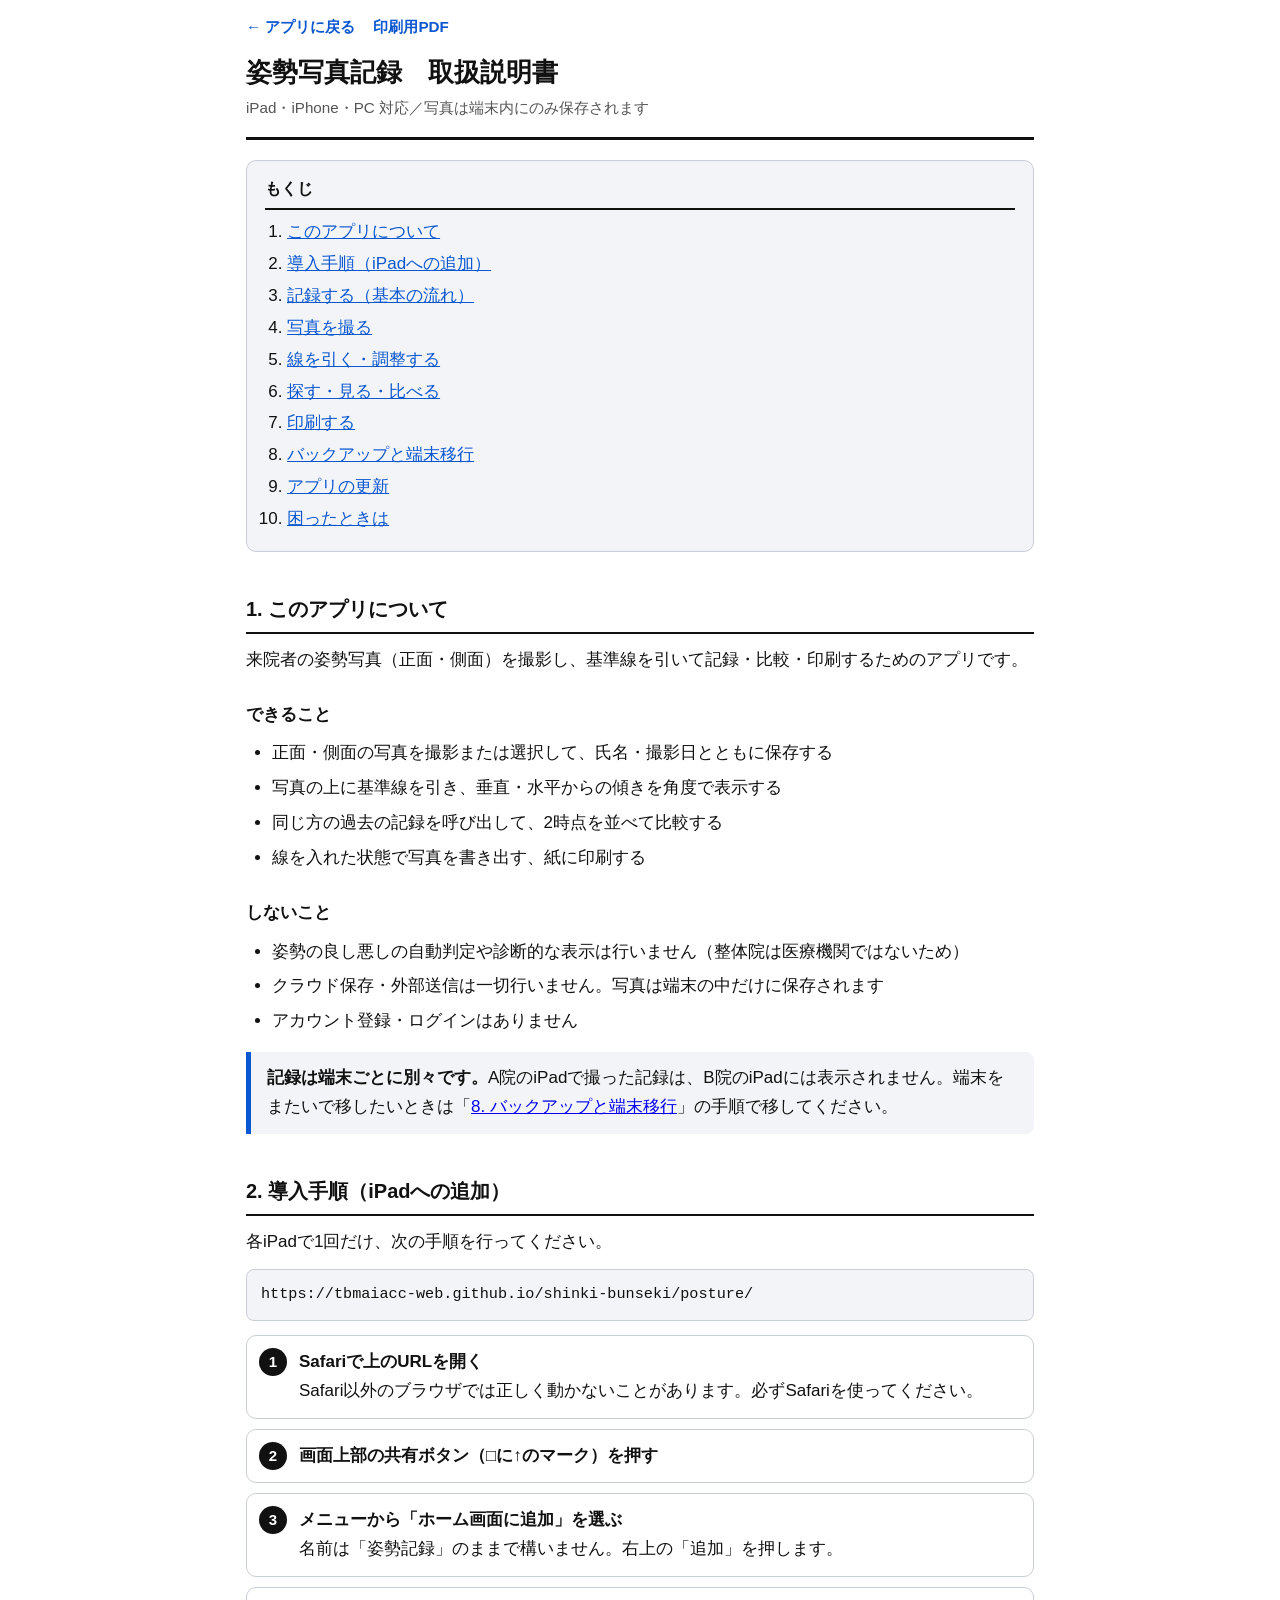
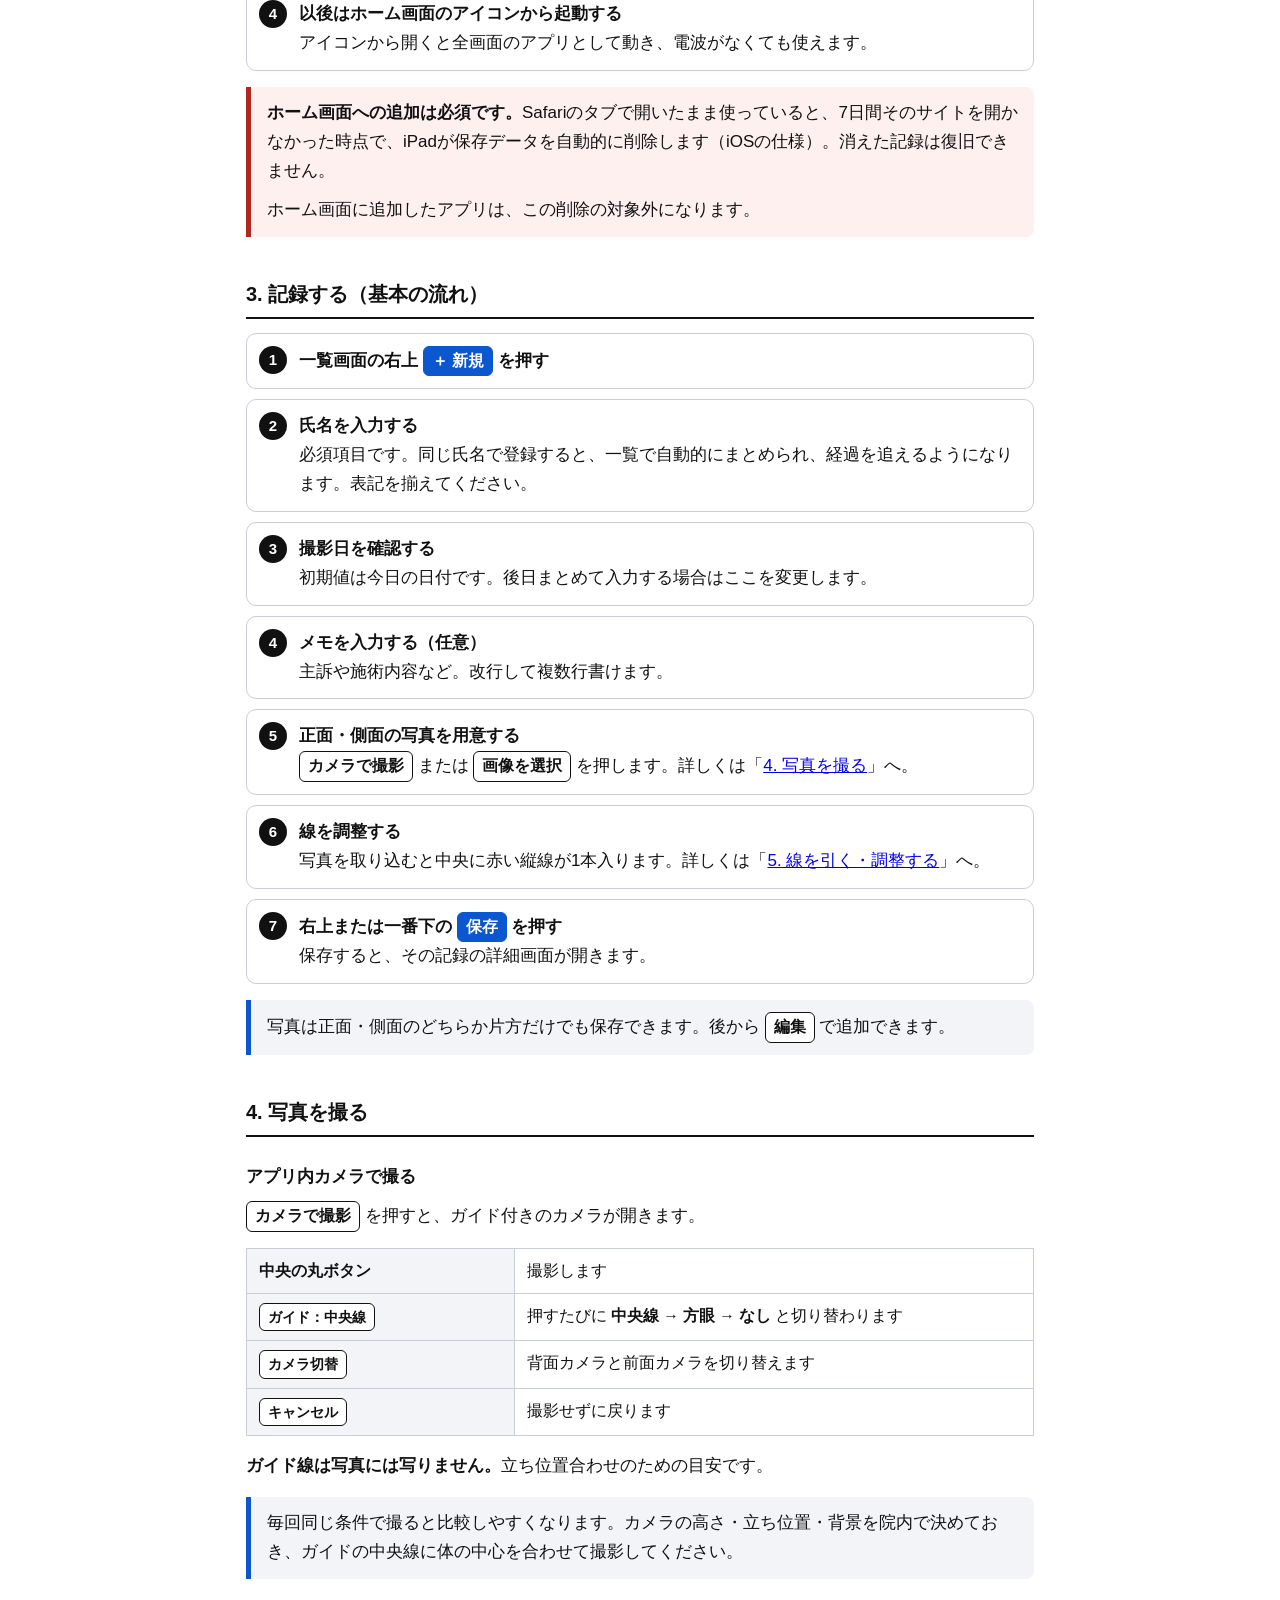
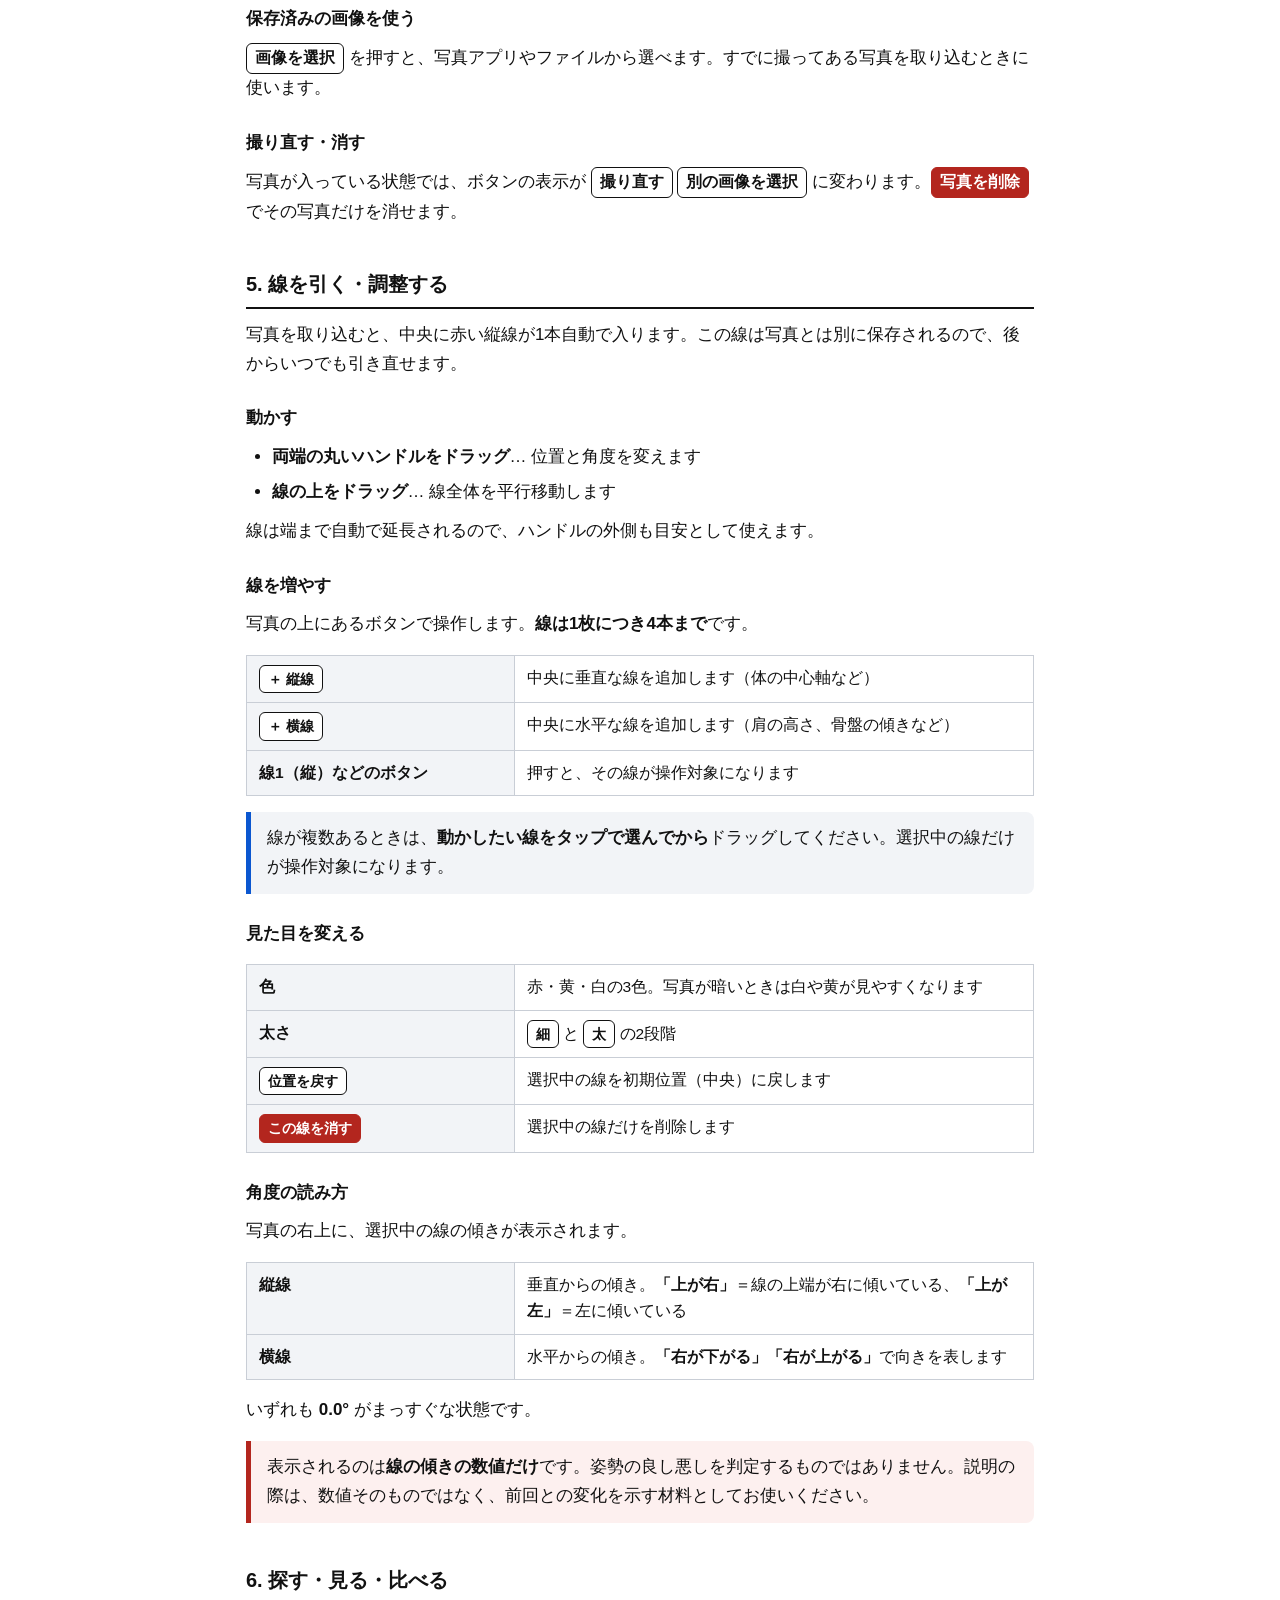
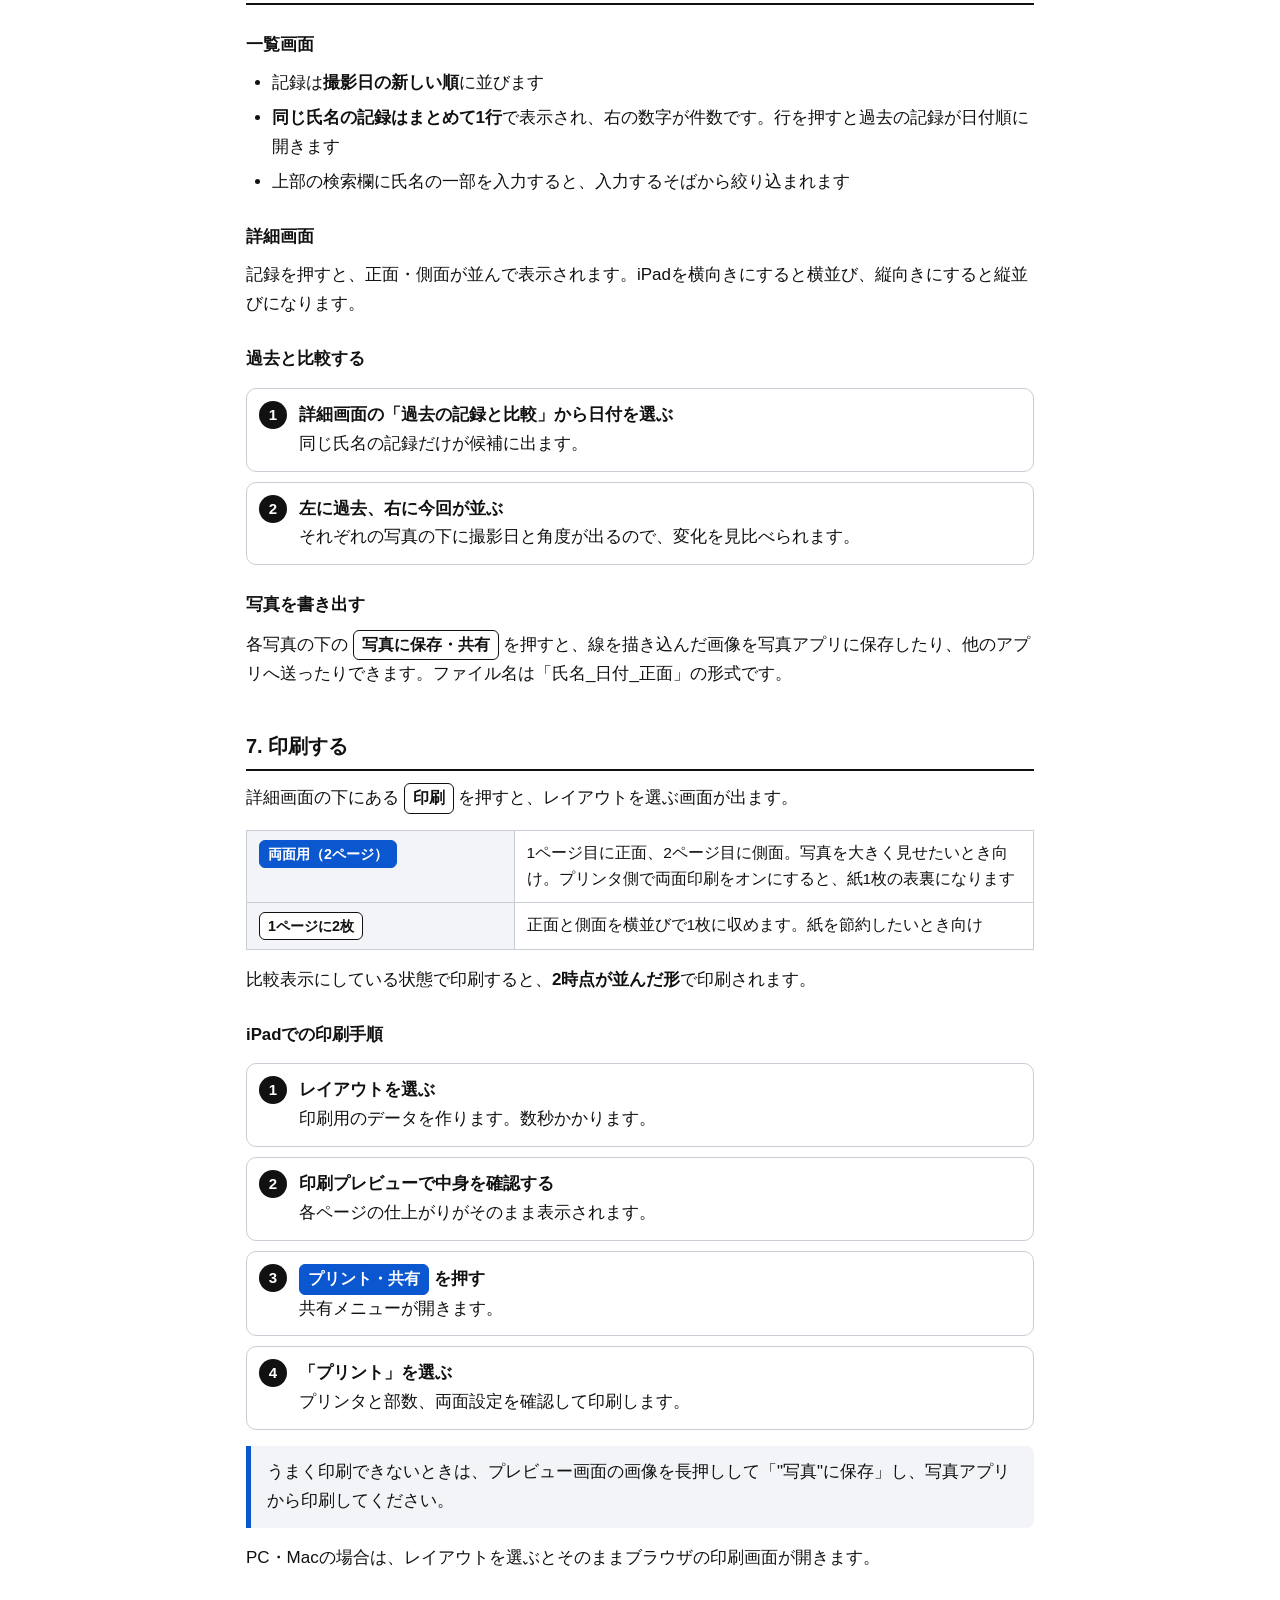
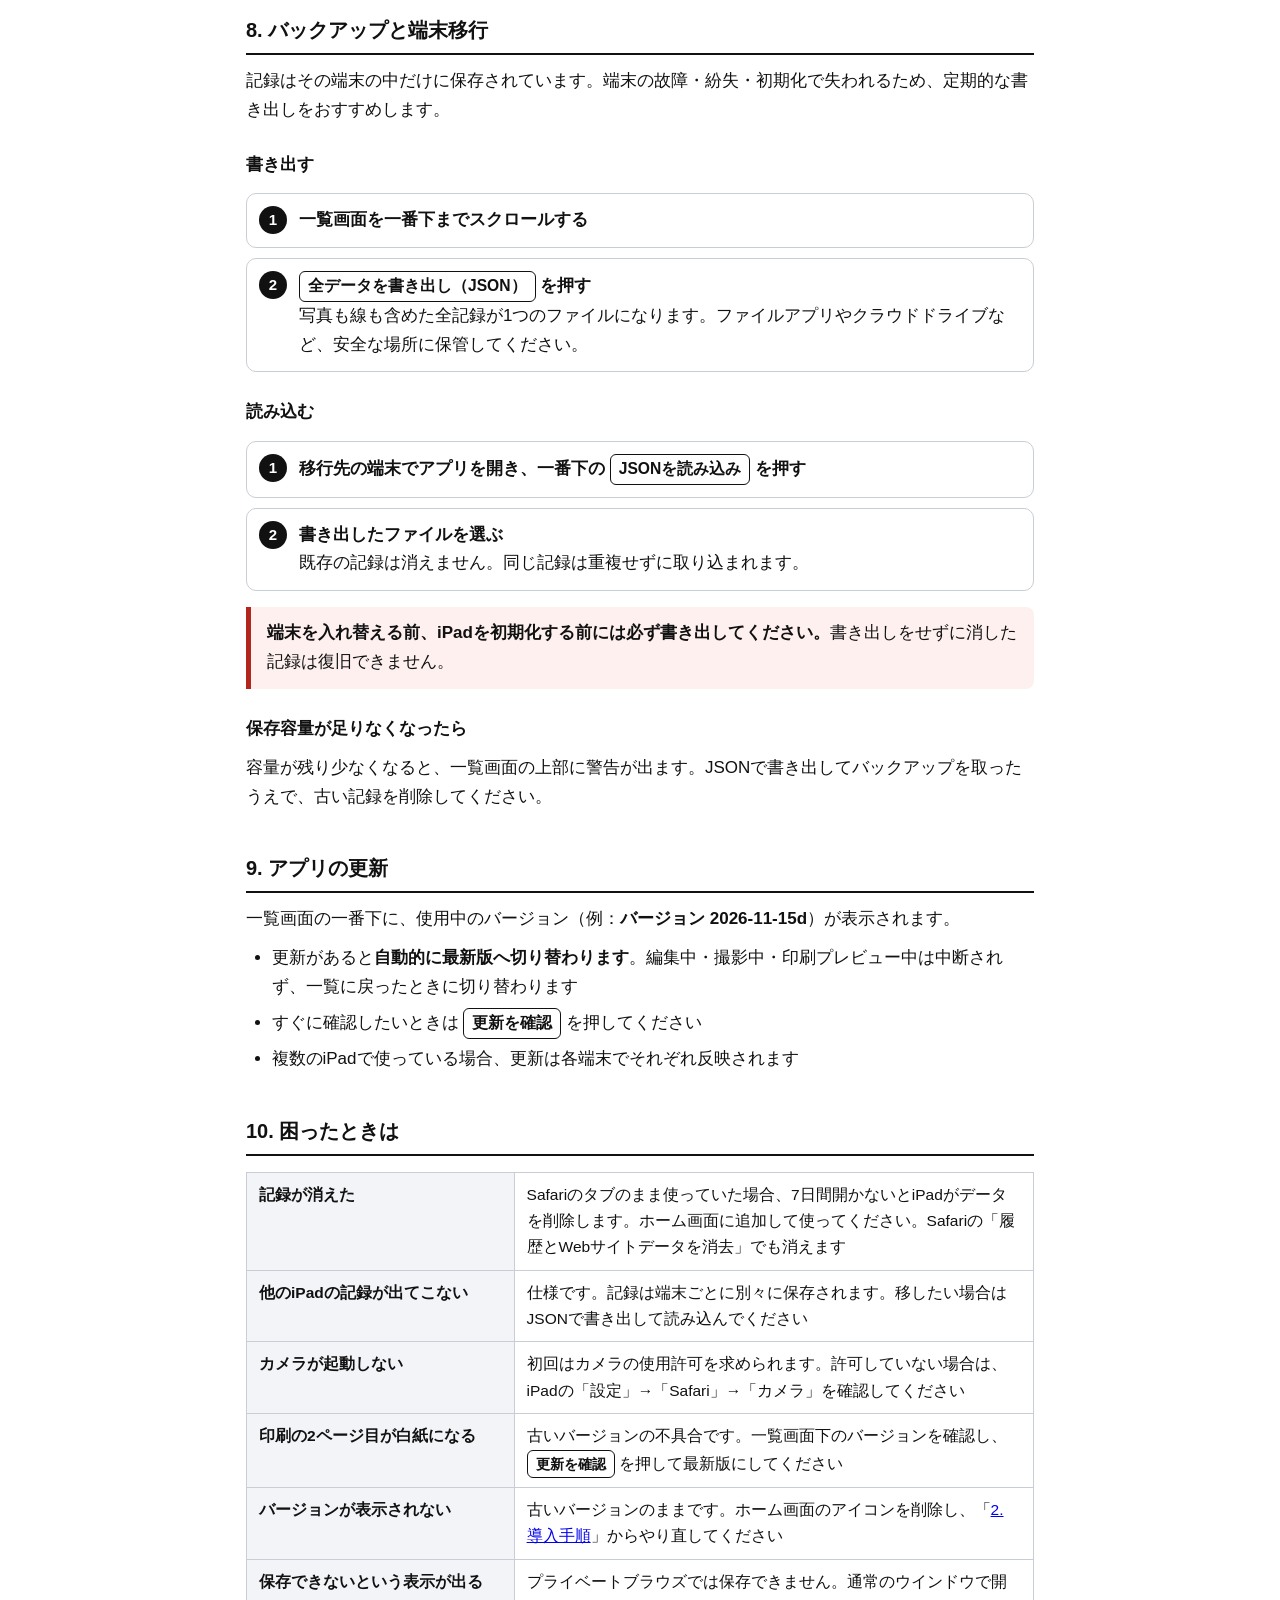
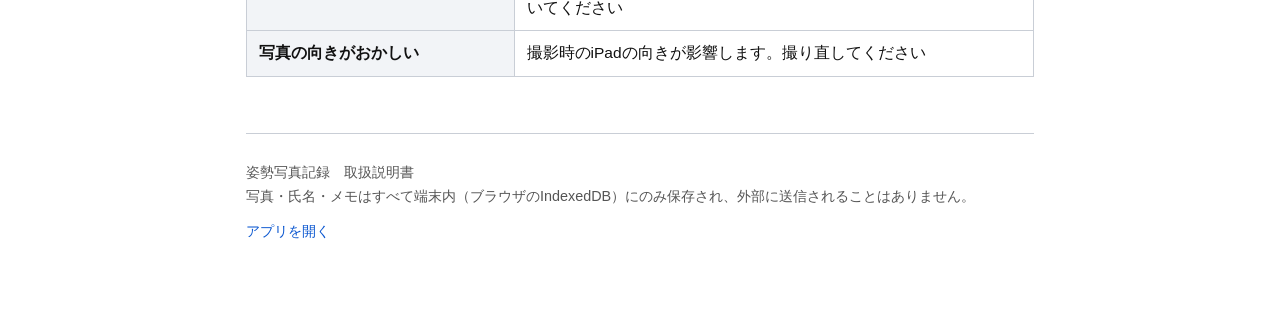
<file: posture/manual.html>
<!DOCTYPE html>
<html lang="ja">
<head>
<meta charset="utf-8">
<meta name="viewport" content="width=device-width, initial-scale=1, viewport-fit=cover">
<meta name="theme-color" content="#ffffff">
<meta name="apple-mobile-web-app-capable" content="yes">
<link rel="apple-touch-icon" href="icon-180.png">
<link rel="icon" href="icon-180.png">
<title>姿勢写真記録 取扱説明書</title>
<style>
:root{
  --fg:#111;
  --fg-sub:#555;
  --line:#c9ced6;
  --bg:#fff;
  --bg-sub:#f2f4f7;
  --accent:#0b57d0;
  --danger:#b3261e;
}
*{box-sizing:border-box}
html,body{margin:0;padding:0}
body{
  font-family:-apple-system,BlinkMacSystemFont,"Hiragino Kaku Gothic ProN","Hiragino Sans","Noto Sans JP",Meiryo,sans-serif;
  color:var(--fg);background:var(--bg);
  font-size:17px;line-height:1.7;
  -webkit-text-size-adjust:100%;
}
.wrap{max-width:820px;margin:0 auto;padding:0 16px 80px}

.backbar{display:flex;gap:18px;align-items:center;padding:14px 0 0;font-size:.95rem}
.backbar a{color:var(--accent);font-weight:700;text-decoration:none}
header{border-bottom:3px solid var(--fg);padding:16px 0 16px;margin-bottom:8px}
header h1{margin:0;font-size:1.6rem;line-height:1.3}
header .sub{color:var(--fg-sub);font-size:.95rem;margin-top:6px}

nav{background:var(--bg-sub);border:1px solid var(--line);border-radius:10px;padding:14px 18px;margin:20px 0 28px}
nav h2{font-size:1rem;margin:0 0 8px}
nav ol{margin:0;padding-left:1.3em}
nav li{margin:3px 0}
nav a{color:var(--accent)}

h2{font-size:1.25rem;margin:40px 0 12px;padding-bottom:6px;border-bottom:2px solid var(--fg)}
h3{font-size:1.05rem;margin:26px 0 8px}
p{margin:10px 0}
ul,ol{margin:10px 0;padding-left:1.5em}
li{margin:6px 0}

.step{counter-reset:none;list-style:none;padding:0;margin:14px 0}
.step>li{
  position:relative;padding:12px 14px 12px 52px;margin:10px 0;
  border:1px solid var(--line);border-radius:10px;background:#fff;
}
.step>li::before{
  content:counter(s);counter-increment:s;
  position:absolute;left:12px;top:12px;
  width:28px;height:28px;border-radius:50%;
  background:var(--fg);color:#fff;
  font-weight:700;font-size:15px;line-height:28px;text-align:center;
}
.step{counter-reset:s}

.key{
  display:inline-block;border:1.5px solid var(--fg);border-radius:6px;
  padding:1px 8px;font-size:.92em;font-weight:700;white-space:nowrap;
  background:#fff;
}
.key.pri{background:var(--accent);border-color:var(--accent);color:#fff}
.key.dan{background:var(--danger);border-color:var(--danger);color:#fff}

.note{border-left:5px solid var(--accent);background:var(--bg-sub);padding:12px 16px;margin:16px 0;border-radius:0 8px 8px 0}
.warn{border-left:5px solid var(--danger);background:#fdf0ef;padding:12px 16px;margin:16px 0;border-radius:0 8px 8px 0}
.note p:first-child,.warn p:first-child{margin-top:0}
.note p:last-child,.warn p:last-child{margin-bottom:0}
.note strong,.warn strong{font-weight:700}

table{border-collapse:collapse;width:100%;margin:16px 0;font-size:.97rem;table-layout:fixed}
th,td{border:1px solid var(--line);padding:9px 12px;text-align:left;vertical-align:top;overflow-wrap:anywhere}
th{background:var(--bg-sub);font-weight:700;width:34%}

.url{
  display:block;background:var(--bg-sub);border:1px solid var(--line);border-radius:8px;
  padding:12px 14px;margin:12px 0;font-size:.95rem;word-break:break-all;
  font-family:ui-monospace,SFMono-Regular,Menlo,monospace;
}
footer{margin-top:56px;padding-top:16px;border-top:1px solid var(--line);color:var(--fg-sub);font-size:.9rem}
.toplink{font-size:.9rem;color:var(--accent);text-decoration:none}

@media print{
  body{font-size:11pt;line-height:1.55}
  .wrap{max-width:none;padding:0}
  nav{break-inside:avoid}
  h2{break-after:avoid;margin-top:22px}
  h3{break-after:avoid}
  .step>li,table,.note,.warn{break-inside:avoid}
  .toplink,.backbar{display:none}
  a{color:inherit;text-decoration:none}
  @page{size:A4 portrait;margin:16mm}
}
</style>
</head>
<body>
<div class="wrap">

<div class="backbar">
  <a href="./">← アプリに戻る</a>
  <a href="取扱説明書.pdf">印刷用PDF</a>
</div>

<header>
  <h1>姿勢写真記録　取扱説明書</h1>
  <div class="sub">iPad・iPhone・PC 対応／写真は端末内にのみ保存されます</div>
</header>

<nav>
  <h2>もくじ</h2>
  <ol>
    <li><a href="#about">このアプリについて</a></li>
    <li><a href="#setup">導入手順（iPadへの追加）</a></li>
    <li><a href="#flow">記録する（基本の流れ）</a></li>
    <li><a href="#camera">写真を撮る</a></li>
    <li><a href="#line">線を引く・調整する</a></li>
    <li><a href="#list">探す・見る・比べる</a></li>
    <li><a href="#print">印刷する</a></li>
    <li><a href="#backup">バックアップと端末移行</a></li>
    <li><a href="#update">アプリの更新</a></li>
    <li><a href="#trouble">困ったときは</a></li>
  </ol>
</nav>

<h2 id="about">1. このアプリについて</h2>

<p>来院者の姿勢写真（正面・側面）を撮影し、基準線を引いて記録・比較・印刷するためのアプリです。</p>

<h3>できること</h3>
<ul>
  <li>正面・側面の写真を撮影または選択して、氏名・撮影日とともに保存する</li>
  <li>写真の上に基準線を引き、垂直・水平からの傾きを角度で表示する</li>
  <li>同じ方の過去の記録を呼び出して、2時点を並べて比較する</li>
  <li>線を入れた状態で写真を書き出す、紙に印刷する</li>
</ul>

<h3>しないこと</h3>
<ul>
  <li>姿勢の良し悪しの自動判定や診断的な表示は行いません（整体院は医療機関ではないため）</li>
  <li>クラウド保存・外部送信は一切行いません。写真は端末の中だけに保存されます</li>
  <li>アカウント登録・ログインはありません</li>
</ul>

<div class="note">
  <p><strong>記録は端末ごとに別々です。</strong>A院のiPadで撮った記録は、B院のiPadには表示されません。端末をまたいで移したいときは「<a href="#backup">8. バックアップと端末移行</a>」の手順で移してください。</p>
</div>

<h2 id="setup">2. 導入手順（iPadへの追加）</h2>

<p>各iPadで1回だけ、次の手順を行ってください。</p>

<span class="url">https://tbmaiacc-web.github.io/shinki-bunseki/posture/</span>

<ol class="step">
  <li><strong>Safariで上のURLを開く</strong><br>
      Safari以外のブラウザでは正しく動かないことがあります。必ずSafariを使ってください。</li>
  <li><strong>画面上部の共有ボタン（□に↑のマーク）を押す</strong></li>
  <li><strong>メニューから「ホーム画面に追加」を選ぶ</strong><br>
      名前は「姿勢記録」のままで構いません。右上の「追加」を押します。</li>
  <li><strong>以後はホーム画面のアイコンから起動する</strong><br>
      アイコンから開くと全画面のアプリとして動き、電波がなくても使えます。</li>
</ol>

<div class="warn">
  <p><strong>ホーム画面への追加は必須です。</strong>Safariのタブで開いたまま使っていると、7日間そのサイトを開かなかった時点で、iPadが保存データを自動的に削除します（iOSの仕様）。消えた記録は復旧できません。</p>
  <p>ホーム画面に追加したアプリは、この削除の対象外になります。</p>
</div>

<h2 id="flow">3. 記録する（基本の流れ）</h2>

<ol class="step">
  <li><strong>一覧画面の右上 <span class="key pri">＋ 新規</span> を押す</strong></li>
  <li><strong>氏名を入力する</strong><br>
      必須項目です。同じ氏名で登録すると、一覧で自動的にまとめられ、経過を追えるようになります。表記を揃えてください。</li>
  <li><strong>撮影日を確認する</strong><br>
      初期値は今日の日付です。後日まとめて入力する場合はここを変更します。</li>
  <li><strong>メモを入力する（任意）</strong><br>
      主訴や施術内容など。改行して複数行書けます。</li>
  <li><strong>正面・側面の写真を用意する</strong><br>
      <span class="key">カメラで撮影</span> または <span class="key">画像を選択</span> を押します。詳しくは「<a href="#camera">4. 写真を撮る</a>」へ。</li>
  <li><strong>線を調整する</strong><br>
      写真を取り込むと中央に赤い縦線が1本入ります。詳しくは「<a href="#line">5. 線を引く・調整する</a>」へ。</li>
  <li><strong>右上または一番下の <span class="key pri">保存</span> を押す</strong><br>
      保存すると、その記録の詳細画面が開きます。</li>
</ol>

<div class="note">
  <p>写真は正面・側面のどちらか片方だけでも保存できます。後から <span class="key">編集</span> で追加できます。</p>
</div>

<h2 id="camera">4. 写真を撮る</h2>

<h3>アプリ内カメラで撮る</h3>
<p><span class="key">カメラで撮影</span> を押すと、ガイド付きのカメラが開きます。</p>

<table>
  <tr><th>中央の丸ボタン</th><td>撮影します</td></tr>
  <tr><th><span class="key">ガイド：中央線</span></th><td>押すたびに <strong>中央線 → 方眼 → なし</strong> と切り替わります</td></tr>
  <tr><th><span class="key">カメラ切替</span></th><td>背面カメラと前面カメラを切り替えます</td></tr>
  <tr><th><span class="key">キャンセル</span></th><td>撮影せずに戻ります</td></tr>
</table>

<p><strong>ガイド線は写真には写りません。</strong>立ち位置合わせのための目安です。</p>

<div class="note">
  <p>毎回同じ条件で撮ると比較しやすくなります。カメラの高さ・立ち位置・背景を院内で決めておき、ガイドの中央線に体の中心を合わせて撮影してください。</p>
</div>

<h3>保存済みの画像を使う</h3>
<p><span class="key">画像を選択</span> を押すと、写真アプリやファイルから選べます。すでに撮ってある写真を取り込むときに使います。</p>

<h3>撮り直す・消す</h3>
<p>写真が入っている状態では、ボタンの表示が <span class="key">撮り直す</span> <span class="key">別の画像を選択</span> に変わります。<span class="key dan">写真を削除</span> でその写真だけを消せます。</p>

<h2 id="line">5. 線を引く・調整する</h2>

<p>写真を取り込むと、中央に赤い縦線が1本自動で入ります。この線は写真とは別に保存されるので、後からいつでも引き直せます。</p>

<h3>動かす</h3>
<ul>
  <li><strong>両端の丸いハンドルをドラッグ</strong>… 位置と角度を変えます</li>
  <li><strong>線の上をドラッグ</strong>… 線全体を平行移動します</li>
</ul>
<p>線は端まで自動で延長されるので、ハンドルの外側も目安として使えます。</p>

<h3>線を増やす</h3>
<p>写真の上にあるボタンで操作します。<strong>線は1枚につき4本まで</strong>です。</p>
<table>
  <tr><th><span class="key">＋ 縦線</span></th><td>中央に垂直な線を追加します（体の中心軸など）</td></tr>
  <tr><th><span class="key">＋ 横線</span></th><td>中央に水平な線を追加します（肩の高さ、骨盤の傾きなど）</td></tr>
  <tr><th>線1（縦）などのボタン</th><td>押すと、その線が操作対象になります</td></tr>
</table>
<div class="note">
  <p>線が複数あるときは、<strong>動かしたい線をタップで選んでから</strong>ドラッグしてください。選択中の線だけが操作対象になります。</p>
</div>

<h3>見た目を変える</h3>
<table>
  <tr><th>色</th><td>赤・黄・白の3色。写真が暗いときは白や黄が見やすくなります</td></tr>
  <tr><th>太さ</th><td><span class="key">細</span> と <span class="key">太</span> の2段階</td></tr>
  <tr><th><span class="key">位置を戻す</span></th><td>選択中の線を初期位置（中央）に戻します</td></tr>
  <tr><th><span class="key dan">この線を消す</span></th><td>選択中の線だけを削除します</td></tr>
</table>

<h3>角度の読み方</h3>
<p>写真の右上に、選択中の線の傾きが表示されます。</p>
<table>
  <tr><th>縦線</th><td>垂直からの傾き。<strong>「上が右」</strong>＝線の上端が右に傾いている、<strong>「上が左」</strong>＝左に傾いている</td></tr>
  <tr><th>横線</th><td>水平からの傾き。<strong>「右が下がる」「右が上がる」</strong>で向きを表します</td></tr>
</table>
<p>いずれも <strong>0.0°</strong> がまっすぐな状態です。</p>

<div class="warn">
  <p>表示されるのは<strong>線の傾きの数値だけ</strong>です。姿勢の良し悪しを判定するものではありません。説明の際は、数値そのものではなく、前回との変化を示す材料としてお使いください。</p>
</div>

<h2 id="list">6. 探す・見る・比べる</h2>

<h3>一覧画面</h3>
<ul>
  <li>記録は<strong>撮影日の新しい順</strong>に並びます</li>
  <li><strong>同じ氏名の記録はまとめて1行</strong>で表示され、右の数字が件数です。行を押すと過去の記録が日付順に開きます</li>
  <li>上部の検索欄に氏名の一部を入力すると、入力するそばから絞り込まれます</li>
</ul>

<h3>詳細画面</h3>
<p>記録を押すと、正面・側面が並んで表示されます。iPadを横向きにすると横並び、縦向きにすると縦並びになります。</p>

<h3>過去と比較する</h3>
<ol class="step">
  <li><strong>詳細画面の「過去の記録と比較」から日付を選ぶ</strong><br>
      同じ氏名の記録だけが候補に出ます。</li>
  <li><strong>左に過去、右に今回が並ぶ</strong><br>
      それぞれの写真の下に撮影日と角度が出るので、変化を見比べられます。</li>
</ol>

<h3>写真を書き出す</h3>
<p>各写真の下の <span class="key">写真に保存・共有</span> を押すと、線を描き込んだ画像を写真アプリに保存したり、他のアプリへ送ったりできます。ファイル名は「氏名_日付_正面」の形式です。</p>

<h2 id="print">7. 印刷する</h2>

<p>詳細画面の下にある <span class="key">印刷</span> を押すと、レイアウトを選ぶ画面が出ます。</p>

<table>
  <tr><th><span class="key pri">両面用（2ページ）</span></th>
      <td>1ページ目に正面、2ページ目に側面。写真を大きく見せたいとき向け。プリンタ側で両面印刷をオンにすると、紙1枚の表裏になります</td></tr>
  <tr><th><span class="key">1ページに2枚</span></th>
      <td>正面と側面を横並びで1枚に収めます。紙を節約したいとき向け</td></tr>
</table>

<p>比較表示にしている状態で印刷すると、<strong>2時点が並んだ形</strong>で印刷されます。</p>

<h3>iPadでの印刷手順</h3>
<ol class="step">
  <li><strong>レイアウトを選ぶ</strong><br>
      印刷用のデータを作ります。数秒かかります。</li>
  <li><strong>印刷プレビューで中身を確認する</strong><br>
      各ページの仕上がりがそのまま表示されます。</li>
  <li><strong><span class="key pri">プリント・共有</span> を押す</strong><br>
      共有メニューが開きます。</li>
  <li><strong>「プリント」を選ぶ</strong><br>
      プリンタと部数、両面設定を確認して印刷します。</li>
</ol>

<div class="note">
  <p>うまく印刷できないときは、プレビュー画面の画像を長押しして「"写真"に保存」し、写真アプリから印刷してください。</p>
</div>

<p>PC・Macの場合は、レイアウトを選ぶとそのままブラウザの印刷画面が開きます。</p>

<h2 id="backup">8. バックアップと端末移行</h2>

<p>記録はその端末の中だけに保存されています。端末の故障・紛失・初期化で失われるため、定期的な書き出しをおすすめします。</p>

<h3>書き出す</h3>
<ol class="step">
  <li><strong>一覧画面を一番下までスクロールする</strong></li>
  <li><strong><span class="key">全データを書き出し（JSON）</span> を押す</strong><br>
      写真も線も含めた全記録が1つのファイルになります。ファイルアプリやクラウドドライブなど、安全な場所に保管してください。</li>
</ol>

<h3>読み込む</h3>
<ol class="step">
  <li><strong>移行先の端末でアプリを開き、一番下の <span class="key">JSONを読み込み</span> を押す</strong></li>
  <li><strong>書き出したファイルを選ぶ</strong><br>
      既存の記録は消えません。同じ記録は重複せずに取り込まれます。</li>
</ol>

<div class="warn">
  <p><strong>端末を入れ替える前、iPadを初期化する前には必ず書き出してください。</strong>書き出しをせずに消した記録は復旧できません。</p>
</div>

<h3>保存容量が足りなくなったら</h3>
<p>容量が残り少なくなると、一覧画面の上部に警告が出ます。JSONで書き出してバックアップを取ったうえで、古い記録を削除してください。</p>

<h2 id="update">9. アプリの更新</h2>

<p>一覧画面の一番下に、使用中のバージョン（例：<strong>バージョン 2026-11-15d</strong>）が表示されます。</p>

<ul>
  <li>更新があると<strong>自動的に最新版へ切り替わります</strong>。編集中・撮影中・印刷プレビュー中は中断されず、一覧に戻ったときに切り替わります</li>
  <li>すぐに確認したいときは <span class="key">更新を確認</span> を押してください</li>
  <li>複数のiPadで使っている場合、更新は各端末でそれぞれ反映されます</li>
</ul>

<h2 id="trouble">10. 困ったときは</h2>

<table>
  <tr><th>記録が消えた</th>
      <td>Safariのタブのまま使っていた場合、7日間開かないとiPadがデータを削除します。ホーム画面に追加して使ってください。Safariの「履歴とWebサイトデータを消去」でも消えます</td></tr>
  <tr><th>他のiPadの記録が出てこない</th>
      <td>仕様です。記録は端末ごとに別々に保存されます。移したい場合はJSONで書き出して読み込んでください</td></tr>
  <tr><th>カメラが起動しない</th>
      <td>初回はカメラの使用許可を求められます。許可していない場合は、iPadの「設定」→「Safari」→「カメラ」を確認してください</td></tr>
  <tr><th>印刷の2ページ目が白紙になる</th>
      <td>古いバージョンの不具合です。一覧画面下のバージョンを確認し、<span class="key">更新を確認</span> を押して最新版にしてください</td></tr>
  <tr><th>バージョンが表示されない</th>
      <td>古いバージョンのままです。ホーム画面のアイコンを削除し、「<a href="#setup">2. 導入手順</a>」からやり直してください</td></tr>
  <tr><th>保存できないという表示が出る</th>
      <td>プライベートブラウズでは保存できません。通常のウインドウで開いてください</td></tr>
  <tr><th>写真の向きがおかしい</th>
      <td>撮影時のiPadの向きが影響します。撮り直してください</td></tr>
</table>

<footer>
  <p>姿勢写真記録　取扱説明書<br>
  写真・氏名・メモはすべて端末内（ブラウザのIndexedDB）にのみ保存され、外部に送信されることはありません。</p>
  <p><a class="toplink" href="./">アプリを開く</a></p>
</footer>

</div>
</body>
</html>
</file>
